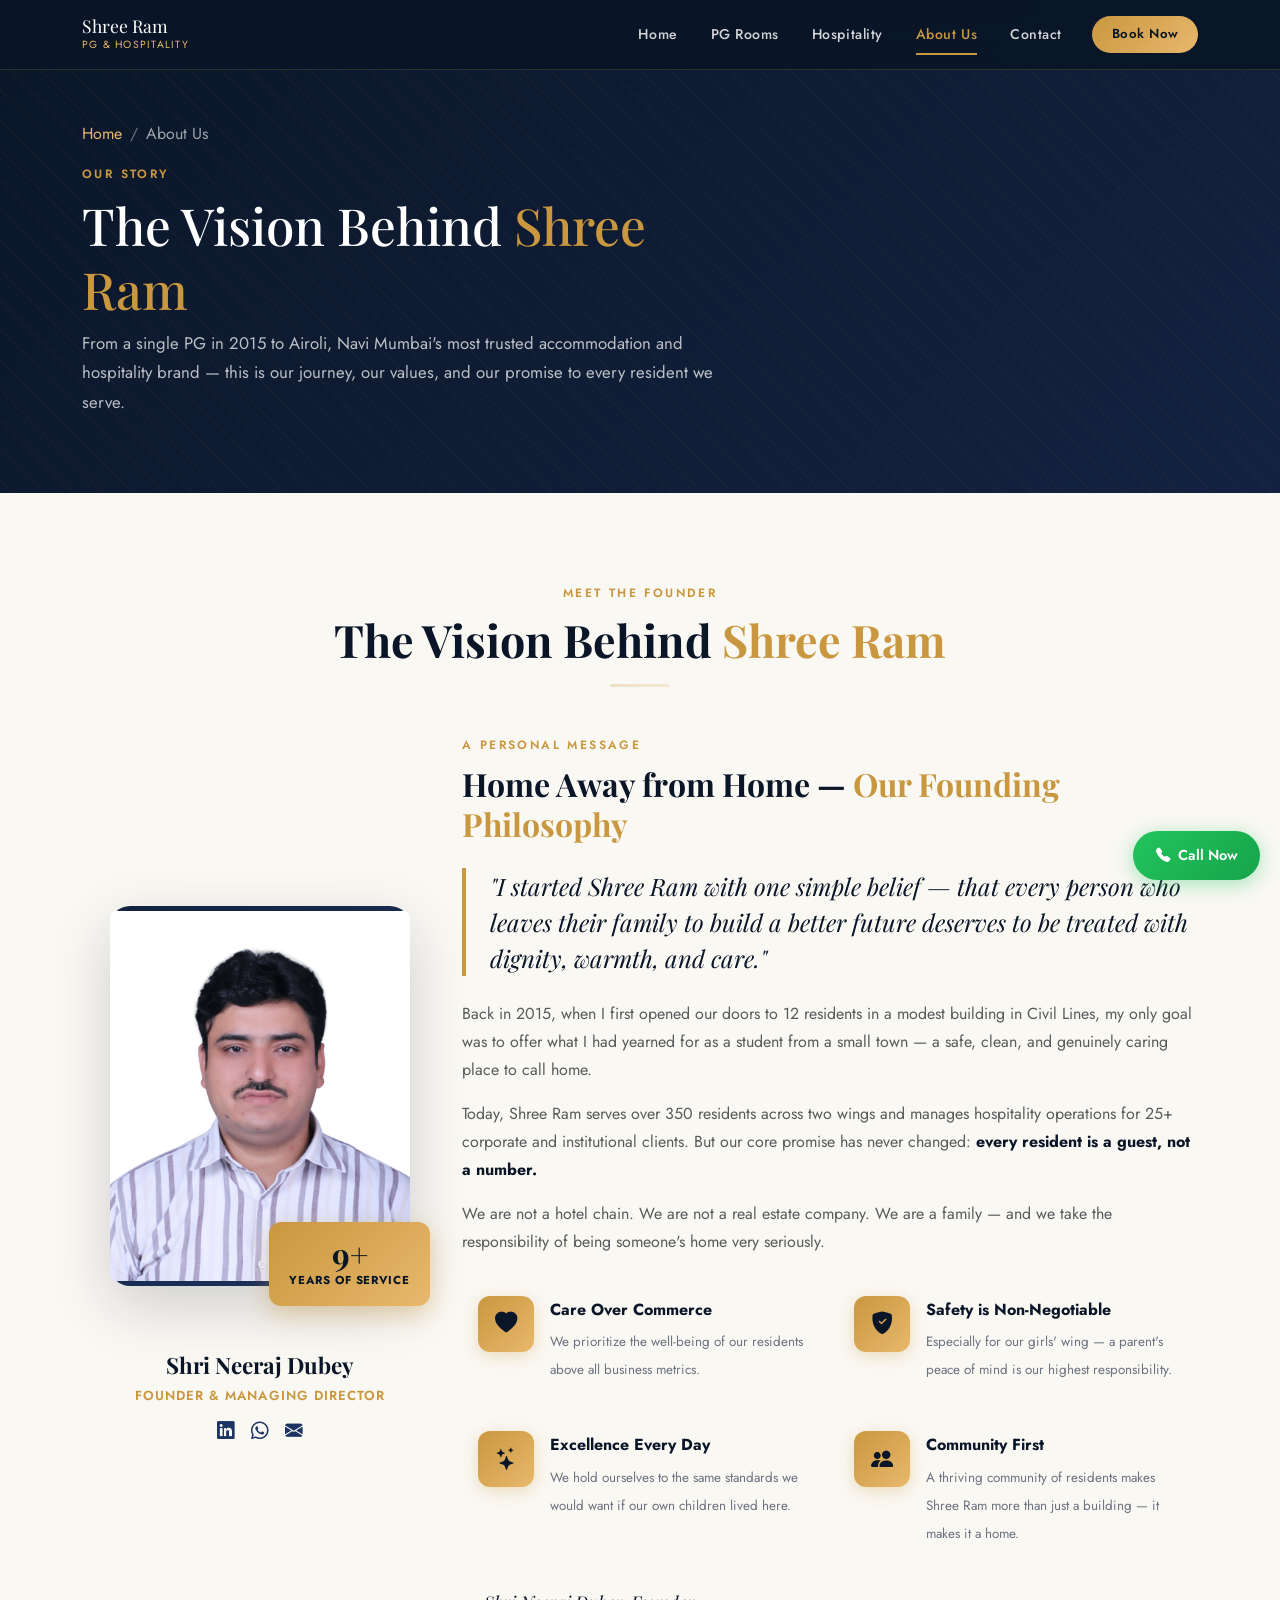
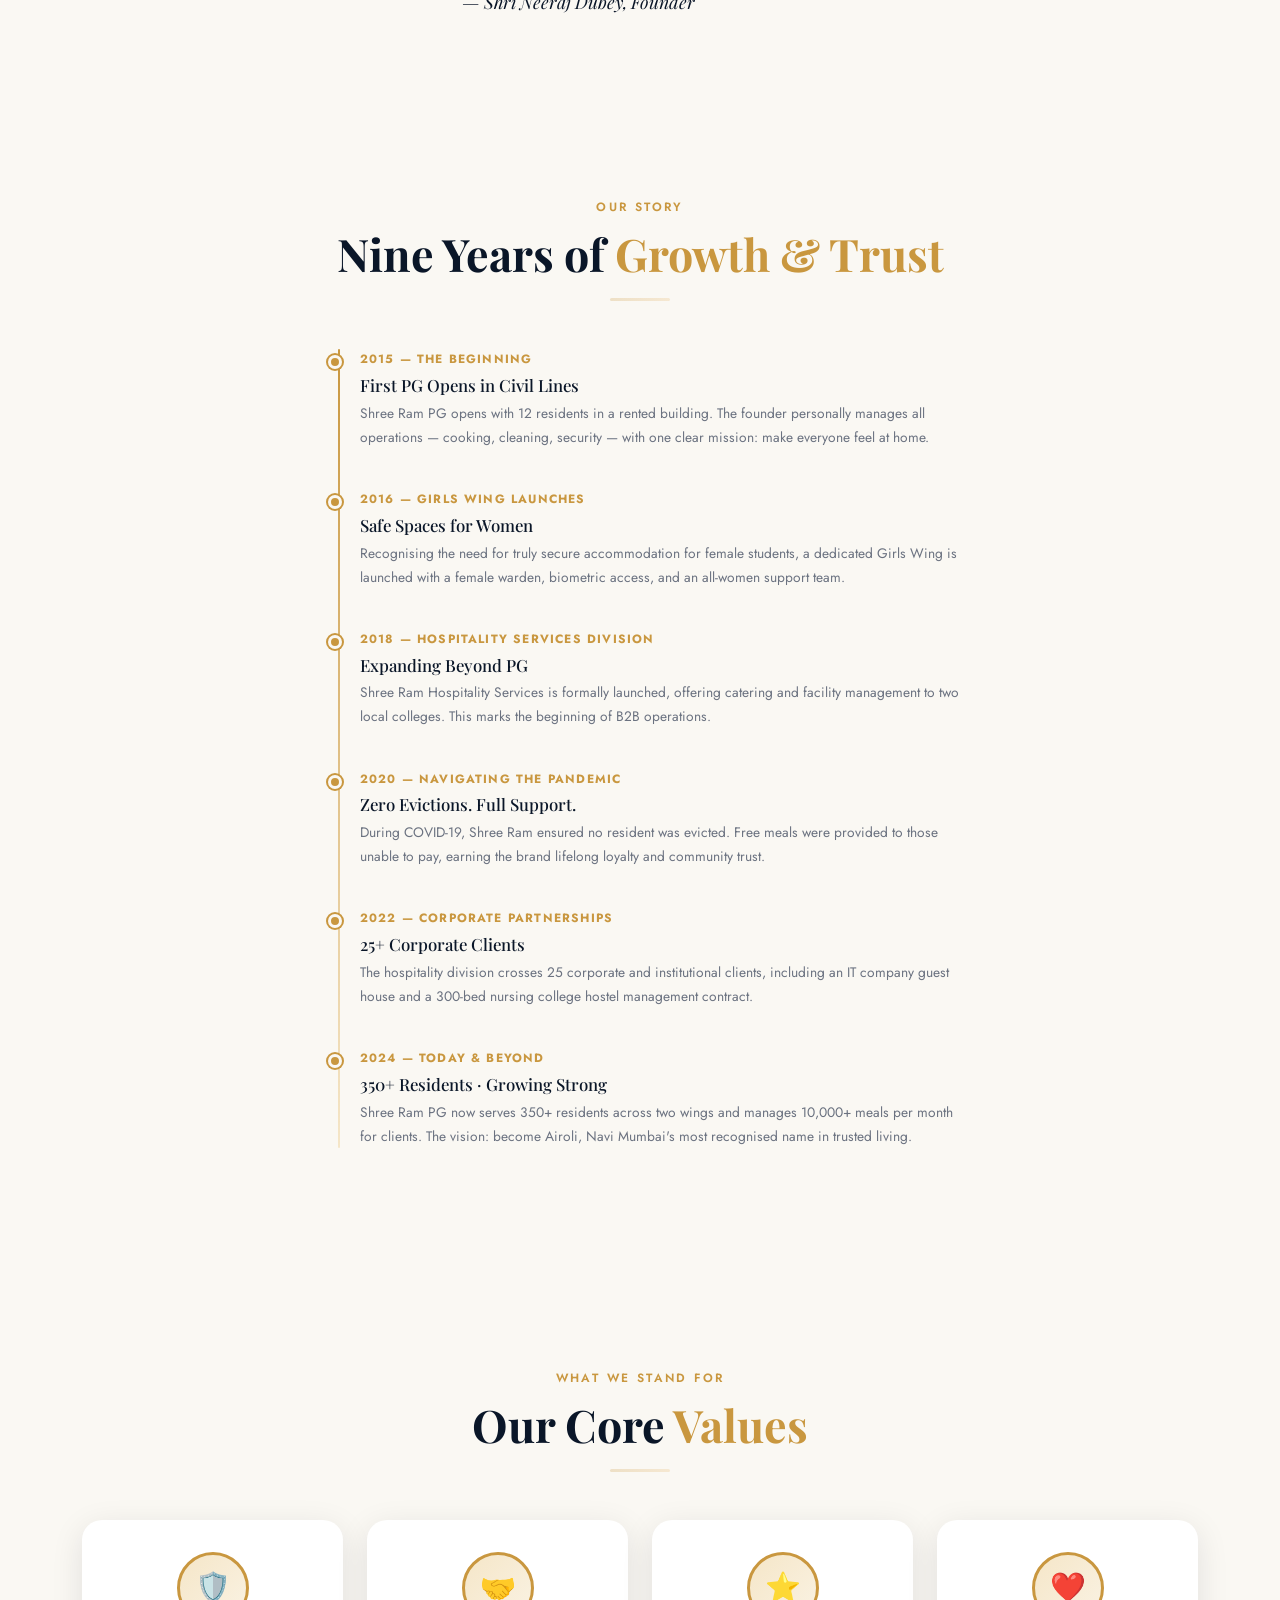
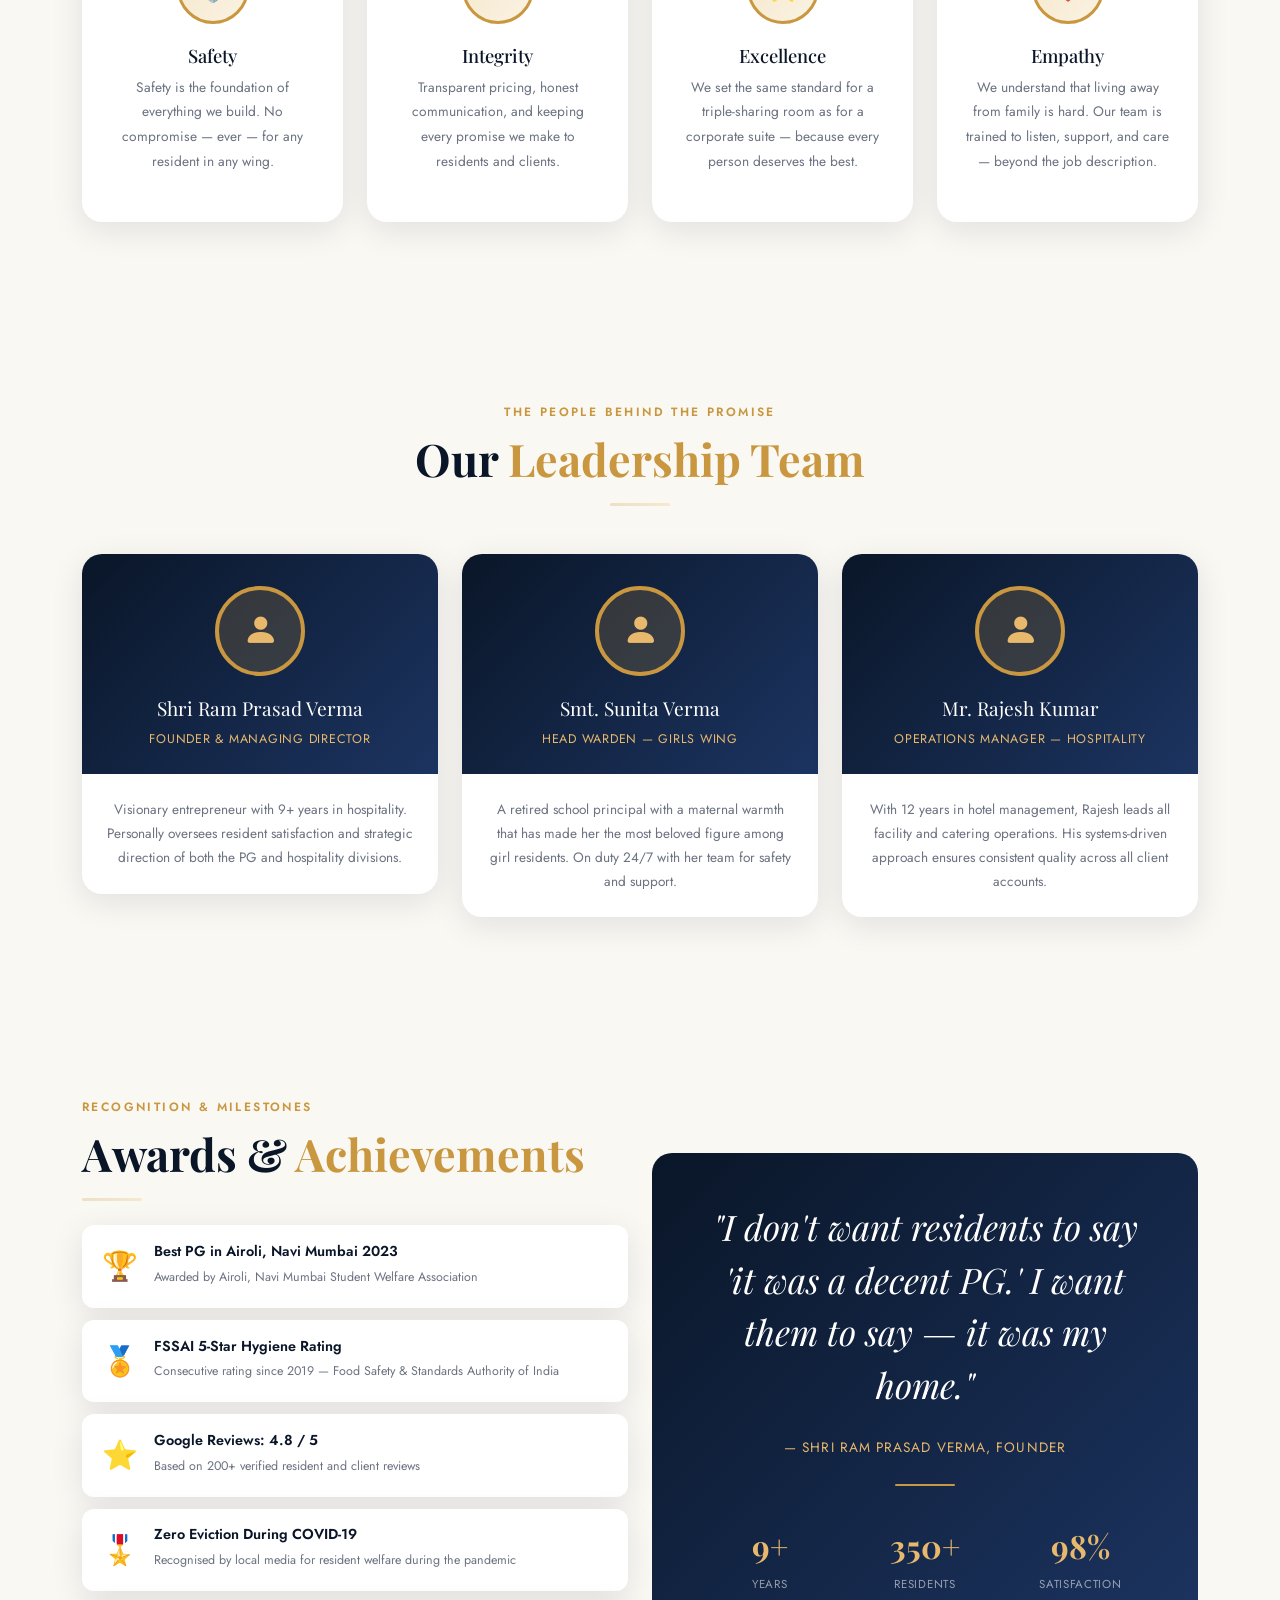
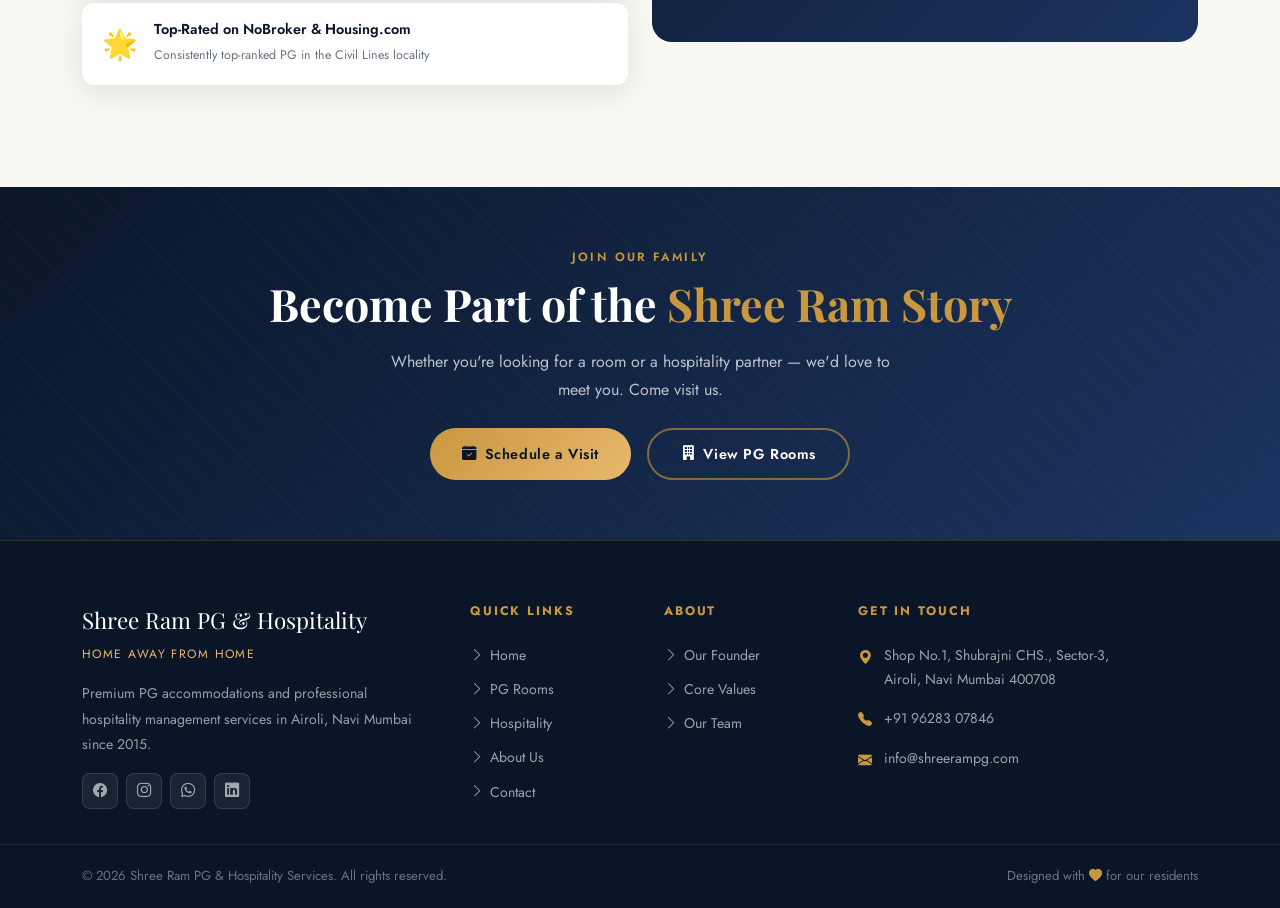
<file: about-owner.html>
<!DOCTYPE html>
<html lang="en">
<head>
  <meta charset="UTF-8" />
  <meta name="viewport" content="width=device-width, initial-scale=1.0" />
  <meta name="description" content="Meet the founder of Shree Ram PG & Hospitality Services. Learn about the vision, values, and philosophy behind Airoli, Navi Mumbai's most trusted PG and hospitality brand." />
  <title>About Us | Shree Ram PG & Hospitality Services</title>
  <link rel="stylesheet" href="https://cdn.jsdelivr.net/npm/bootstrap@5.3.3/dist/css/bootstrap.min.css" />
  <link rel="stylesheet" href="https://cdn.jsdelivr.net/npm/bootstrap-icons@1.11.3/font/bootstrap-icons.min.css" />
  <link rel="stylesheet" href="style.css" />
  <style>
    .timeline {
      position: relative;
      padding-left: 2.5rem;
    }
    .timeline::before {
      content: '';
      position: absolute;
      left: 18px; top: 0; bottom: 0;
      width: 2px;
      background: linear-gradient(180deg, var(--gold), var(--gold-pale));
      border-radius: 2px;
    }
    .timeline-item {
      position: relative;
      margin-bottom: 2.5rem;
    }
    .timeline-item::before {
      content: '';
      position: absolute;
      left: -2rem; top: 6px;
      width: 14px; height: 14px;
      background: var(--gold);
      border: 3px solid var(--ivory);
      border-radius: 50%;
      box-shadow: 0 0 0 2px var(--gold);
    }
    .timeline-year {
      font-size: .75rem;
      font-weight: 700;
      color: var(--gold);
      letter-spacing: .1em;
      text-transform: uppercase;
      margin-bottom: .3rem;
    }
    .timeline-item h5 {
      font-family: var(--font-serif);
      font-size: 1.05rem;
      color: var(--navy);
      margin-bottom: .3rem;
    }
    .timeline-item p {
      font-size: .86rem;
      color: var(--text-muted);
      line-height: 1.75;
      margin: 0;
    }

    .value-card {
      background: var(--white);
      border-radius: var(--radius-lg);
      padding: 2rem 1.75rem;
      box-shadow: var(--shadow-card);
      text-align: center;
      height: 100%;
      transition: transform var(--transition), box-shadow var(--transition);
    }
    .value-card:hover { transform: translateY(-5px); box-shadow: var(--shadow-lg); }
    .value-icon {
      width: 72px; height: 72px;
      background: linear-gradient(135deg, var(--gold-pale), rgba(245,230,200,.5));
      border-radius: 50%;
      display: flex; align-items: center; justify-content: center;
      font-size: 1.8rem;
      margin: 0 auto 1.25rem;
      border: 3px solid var(--gold);
    }
    .value-card h4 {
      font-family: var(--font-serif);
      font-size: 1.15rem;
      color: var(--navy);
      margin-bottom: .5rem;
    }
    .value-card p { font-size: .86rem; color: var(--text-muted); line-height: 1.8; }

    .team-card {
      background: var(--white);
      border-radius: var(--radius-lg);
      overflow: hidden;
      box-shadow: var(--shadow-card);
      text-align: center;
      transition: transform var(--transition), box-shadow var(--transition);
    }
    .team-card:hover { transform: translateY(-5px); box-shadow: var(--shadow-lg); }
    .team-card .team-header {
      background: linear-gradient(135deg, var(--navy), var(--navy-light));
      padding: 2rem 1.5rem 1.5rem;
    }
    .team-avatar {
      width: 90px; height: 90px;
      border-radius: 50%;
      background: rgba(201,151,63,.2);
      border: 4px solid var(--gold);
      display: flex; align-items: center; justify-content: center;
      font-size: 2.2rem;
      margin: 0 auto 1rem;
      color: var(--gold-light);
    }
    .team-card .team-name {
      font-family: var(--font-serif);
      font-size: 1.2rem;
      color: var(--white);
      margin-bottom: .2rem;
    }
    .team-card .team-role {
      font-size: .78rem;
      color: var(--gold-light);
      letter-spacing: .06em;
      text-transform: uppercase;
    }
    .team-card .team-body { padding: 1.5rem; }
    .team-card .team-body p { font-size: .85rem; color: var(--text-muted); line-height: 1.75; margin: 0; }

    .award-item {
      display: flex; align-items: center; gap: 1rem;
      padding: 1rem 1.25rem;
      background: var(--white);
      border-radius: var(--radius);
      box-shadow: var(--shadow-card);
      margin-bottom: .75rem;
      transition: transform var(--transition);
    }
    .award-item:hover { transform: translateX(4px); }
    .award-item .award-icon {
      font-size: 1.8rem;
      flex-shrink: 0;
    }
    .award-item h6 { font-size: .9rem; font-weight: 600; color: var(--navy); margin-bottom: .1rem; }
    .award-item span { font-size: .78rem; color: var(--text-muted); }

    .big-quote {
      font-family: var(--font-serif);
      font-size: clamp(1.4rem, 3vw, 2.2rem);
      font-style: italic;
      color: var(--white);
      line-height: 1.5;
      text-align: center;
    }
    .big-quote-author {
      font-size: .85rem;
      color: var(--gold-light);
      letter-spacing: .08em;
      text-transform: uppercase;
      margin-top: 1.5rem;
      text-align: center;
    }
  </style>
</head>
<body>

<!-- ═══ NAVBAR ═══ -->
<nav class="navbar navbar-expand-lg navbar-main fixed-top" id="mainNavbar">
  <div class="container">
    <a class="navbar-brand d-flex align-items-center gap-2" href="index.html">
      <div><div class="brand-name">Shree Ram</div><div class="brand-tagline">PG & Hospitality</div></div>
    </a>
    <button class="navbar-toggler border-0" type="button" data-bs-toggle="collapse" data-bs-target="#navbarNav">
      <i class="bi bi-list text-white fs-4"></i>
    </button>
    <div class="collapse navbar-collapse justify-content-end" id="navbarNav">
      <ul class="navbar-nav align-items-lg-center gap-lg-1 me-lg-3">
        <li class="nav-item"><a class="nav-link" href="index.html">Home</a></li>
        <li class="nav-item"><a class="nav-link" href="pg-rooms.html">PG Rooms</a></li>
        <li class="nav-item"><a class="nav-link" href="hospitality.html">Hospitality</a></li>
        <li class="nav-item"><a class="nav-link active" href="about-owner.html">About Us</a></li>
        <li class="nav-item"><a class="nav-link" href="contact.html">Contact</a></li>
      </ul>
      <a href="contact.html" class="btn-nav-cta">Book Now</a>
    </div>
  </div>
</nav>

<!-- ═══ PAGE HERO ═══ -->
<section class="page-hero">
  <div class="container position-relative">
    <nav aria-label="breadcrumb" class="mb-3">
      <ol class="breadcrumb mb-0">
        <li class="breadcrumb-item"><a href="index.html">Home</a></li>
        <li class="breadcrumb-item active">About Us</li>
      </ol>
    </nav>
    <div class="col-lg-7">
      <span class="section-label">Our Story</span>
      <h1>The Vision Behind <span class="text-gold">Shree Ram</span></h1>
      <p>From a single PG in 2015 to Airoli, Navi Mumbai's most trusted accommodation and hospitality brand — this is our journey, our values, and our promise to every resident we serve.</p>
    </div>
  </div>
</section>

<!-- ═══ OWNER SECTION ═══ -->
<section class="section-pad" id="founder">
  <div class="container">
    <div class="text-center mb-5 fade-up">
      <span class="section-label">Meet the Founder</span>
      <h2 class="section-title">The Vision Behind <span class="text-gold">Shree Ram</span></h2>
      <hr class="divider-gold mx-auto" />
    </div>
    <div class="row align-items-center gy-5">
      <!-- Photo -->
      <div class="col-lg-4 text-center fade-up">
        <div class="owner-photo-wrapper d-inline-block">
          <div class="owner-photo-placeholder">

            <img src="photos/neeraj.jpg" alt="Founder Photo" class="img-fluid rounded">
          </div>
          <div class="owner-badge-card">
            <div class="years">9+</div>
            <div class="label">Years of Service</div>
          </div>
        </div>
        <div class="mt-5 pt-2">
          <div style="font-family:var(--font-serif);font-size:1.4rem;color:var(--navy);font-weight:700;">Shri Neeraj Dubey</div>
          <div style="color:var(--gold);font-size:.82rem;letter-spacing:.08em;text-transform:uppercase;font-weight:600;">Founder & Managing Director</div>
          <div class="d-flex justify-content-center gap-3 mt-2">
            <a href="#" style="color:var(--navy-light);font-size:1.1rem;transition:color .3s;" onmouseover="this.style.color='#0A66C2'" onmouseout="this.style.color='var(--navy-light)'"><i class="bi bi-linkedin"></i></a>
            <a href="tel:+919628307846" style="color:var(--navy-light);font-size:1.1rem;transition:color .3s;" onmouseover="this.style.color='#25D366'" onmouseout="this.style.color='var(--navy-light)'"><i class="bi bi-whatsapp"></i></a>
            <a href="mailto:founder@shreerampg.com" style="color:var(--navy-light);font-size:1.1rem;transition:color .3s;" onmouseover="this.style.color='var(--gold)'" onmouseout="this.style.color='var(--navy-light)'"><i class="bi bi-envelope-fill"></i></a>
          </div>
        </div>
      </div>

      <!-- Message -->
      <div class="col-lg-8 fade-up fade-up-delay-1">
        <span class="section-label">A Personal Message</span>
        <h3 class="section-title" style="font-size:clamp(1.5rem,3vw,2rem);">Home Away from Home — <span class="text-gold">Our Founding Philosophy</span></h3>

        <div class="owner-quote">
          "I started Shree Ram with one simple belief — that every person who leaves their family to build a better future deserves to be treated with dignity, warmth, and care."
        </div>

        <p class="text-muted mb-3">Back in 2015, when I first opened our doors to 12 residents in a modest building in Civil Lines, my only goal was to offer what I had yearned for as a student from a small town — a safe, clean, and genuinely caring place to call home.</p>

        <p class="text-muted mb-3">Today, Shree Ram serves over 350 residents across two wings and manages hospitality operations for 25+ corporate and institutional clients. But our core promise has never changed: <strong style="color:var(--navy);">every resident is a guest, not a number.</strong></p>

        <p class="text-muted mb-4">We are not a hotel chain. We are not a real estate company. We are a family — and we take the responsibility of being someone's home very seriously.</p>

        <div class="row g-3 mb-4">
          <div class="col-sm-6">
            <div class="philosophy-item">
              <div class="icon-box"><i class="bi bi-heart-fill"></i></div>
              <div>
                <strong style="display:block;color:var(--navy);margin-bottom:.2rem;">Care Over Commerce</strong>
                <span style="font-size:.84rem;color:var(--text-muted);">We prioritize the well-being of our residents above all business metrics.</span>
              </div>
            </div>
          </div>
          <div class="col-sm-6">
            <div class="philosophy-item">
              <div class="icon-box"><i class="bi bi-shield-fill-check"></i></div>
              <div>
                <strong style="display:block;color:var(--navy);margin-bottom:.2rem;">Safety is Non-Negotiable</strong>
                <span style="font-size:.84rem;color:var(--text-muted);">Especially for our girls' wing — a parent's peace of mind is our highest responsibility.</span>
              </div>
            </div>
          </div>
          <div class="col-sm-6">
            <div class="philosophy-item">
              <div class="icon-box"><i class="bi bi-stars"></i></div>
              <div>
                <strong style="display:block;color:var(--navy);margin-bottom:.2rem;">Excellence Every Day</strong>
                <span style="font-size:.84rem;color:var(--text-muted);">We hold ourselves to the same standards we would want if our own children lived here.</span>
              </div>
            </div>
          </div>
          <div class="col-sm-6">
            <div class="philosophy-item">
              <div class="icon-box"><i class="bi bi-people-fill"></i></div>
              <div>
                <strong style="display:block;color:var(--navy);margin-bottom:.2rem;">Community First</strong>
                <span style="font-size:.84rem;color:var(--text-muted);">A thriving community of residents makes Shree Ram more than just a building — it makes it a home.</span>
              </div>
            </div>
          </div>
        </div>
        <div style="font-family:var(--font-serif);font-size:1.1rem;font-style:italic;color:var(--navy);">
          — Shri Neeraj Dubey, Founder
        </div>
      </div>
    </div>
  </div>
</section>

<!-- ═══ JOURNEY TIMELINE ═══ -->
<section class="section-pad bg-ivory">
  <div class="container">
    <div class="text-center mb-5 fade-up">
      <span class="section-label">Our Story</span>
      <h2 class="section-title">Nine Years of <span class="text-gold">Growth & Trust</span></h2>
      <hr class="divider-gold mx-auto" />
    </div>
    <div class="row justify-content-center">
      <div class="col-lg-7 fade-up">
        <div class="timeline">
          <div class="timeline-item">
            <div class="timeline-year">2015 — The Beginning</div>
            <h5>First PG Opens in Civil Lines</h5>
            <p>Shree Ram PG opens with 12 residents in a rented building. The founder personally manages all operations — cooking, cleaning, security — with one clear mission: make everyone feel at home.</p>
          </div>
          <div class="timeline-item">
            <div class="timeline-year">2016 — Girls Wing Launches</div>
            <h5>Safe Spaces for Women</h5>
            <p>Recognising the need for truly secure accommodation for female students, a dedicated Girls Wing is launched with a female warden, biometric access, and an all-women support team.</p>
          </div>
          <div class="timeline-item">
            <div class="timeline-year">2018 — Hospitality Services Division</div>
            <h5>Expanding Beyond PG</h5>
            <p>Shree Ram Hospitality Services is formally launched, offering catering and facility management to two local colleges. This marks the beginning of B2B operations.</p>
          </div>
          <div class="timeline-item">
            <div class="timeline-year">2020 — Navigating the Pandemic</div>
            <h5>Zero Evictions. Full Support.</h5>
            <p>During COVID-19, Shree Ram ensured no resident was evicted. Free meals were provided to those unable to pay, earning the brand lifelong loyalty and community trust.</p>
          </div>
          <div class="timeline-item">
            <div class="timeline-year">2022 — Corporate Partnerships</div>
            <h5>25+ Corporate Clients</h5>
            <p>The hospitality division crosses 25 corporate and institutional clients, including an IT company guest house and a 300-bed nursing college hostel management contract.</p>
          </div>
          <div class="timeline-item">
            <div class="timeline-year">2024 — Today & Beyond</div>
            <h5>350+ Residents · Growing Strong</h5>
            <p>Shree Ram PG now serves 350+ residents across two wings and manages 10,000+ meals per month for clients. The vision: become Airoli, Navi Mumbai's most recognised name in trusted living.</p>
          </div>
        </div>
      </div>
    </div>
  </div>
</section>

<!-- ═══ CORE VALUES ═══ -->
<section class="section-pad">
  <div class="container">
    <div class="text-center mb-5 fade-up">
      <span class="section-label">What We Stand For</span>
      <h2 class="section-title">Our Core <span class="text-gold">Values</span></h2>
      <hr class="divider-gold mx-auto" />
    </div>
    <div class="row g-4">
      <div class="col-sm-6 col-lg-3 fade-up">
        <div class="value-card">
          <div class="value-icon">🛡️</div>
          <h4>Safety</h4>
          <p>Safety is the foundation of everything we build. No compromise — ever — for any resident in any wing.</p>
        </div>
      </div>
      <div class="col-sm-6 col-lg-3 fade-up fade-up-delay-1">
        <div class="value-card">
          <div class="value-icon">🤝</div>
          <h4>Integrity</h4>
          <p>Transparent pricing, honest communication, and keeping every promise we make to residents and clients.</p>
        </div>
      </div>
      <div class="col-sm-6 col-lg-3 fade-up fade-up-delay-2">
        <div class="value-card">
          <div class="value-icon">⭐</div>
          <h4>Excellence</h4>
          <p>We set the same standard for a triple-sharing room as for a corporate suite — because every person deserves the best.</p>
        </div>
      </div>
      <div class="col-sm-6 col-lg-3 fade-up fade-up-delay-3">
        <div class="value-card">
          <div class="value-icon">❤️</div>
          <h4>Empathy</h4>
          <p>We understand that living away from family is hard. Our team is trained to listen, support, and care — beyond the job description.</p>
        </div>
      </div>
    </div>
  </div>
</section>

<!-- ═══ TEAM ═══ -->
<section class="section-pad bg-ivory">
  <div class="container">
    <div class="text-center mb-5 fade-up">
      <span class="section-label">The People Behind the Promise</span>
      <h2 class="section-title">Our <span class="text-gold">Leadership Team</span></h2>
      <hr class="divider-gold mx-auto" />
    </div>
    <div class="row g-4">
      <div class="col-md-4 fade-up">
        <div class="team-card">
          <div class="team-header">
            <div class="team-avatar"><i class="bi bi-person-fill"></i></div>
            <div class="team-name">Shri Ram Prasad Verma</div>
            <div class="team-role">Founder & Managing Director</div>
          </div>
          <div class="team-body">
            <p>Visionary entrepreneur with 9+ years in hospitality. Personally oversees resident satisfaction and strategic direction of both the PG and hospitality divisions.</p>
          </div>
        </div>
      </div>
      <div class="col-md-4 fade-up fade-up-delay-1">
        <div class="team-card">
          <div class="team-header">
            <div class="team-avatar"><i class="bi bi-person-fill"></i></div>
            <div class="team-name">Smt. Sunita Verma</div>
            <div class="team-role">Head Warden — Girls Wing</div>
          </div>
          <div class="team-body">
            <p>A retired school principal with a maternal warmth that has made her the most beloved figure among girl residents. On duty 24/7 with her team for safety and support.</p>
          </div>
        </div>
      </div>
      <div class="col-md-4 fade-up fade-up-delay-2">
        <div class="team-card">
          <div class="team-header">
            <div class="team-avatar"><i class="bi bi-person-fill"></i></div>
            <div class="team-name">Mr. Rajesh Kumar</div>
            <div class="team-role">Operations Manager — Hospitality</div>
          </div>
          <div class="team-body">
            <p>With 12 years in hotel management, Rajesh leads all facility and catering operations. His systems-driven approach ensures consistent quality across all client accounts.</p>
          </div>
        </div>
      </div>
    </div>
  </div>
</section>

<!-- ═══ RECOGNITION ═══ -->
<section class="section-pad">
  <div class="container">
    <div class="row align-items-center gy-4">
      <div class="col-lg-6 fade-up">
        <span class="section-label">Recognition & Milestones</span>
        <h2 class="section-title">Awards & <span class="text-gold">Achievements</span></h2>
        <hr class="divider-gold" />
        <div class="award-item">
          <div class="award-icon">🏆</div>
          <div><h6>Best PG in Airoli, Navi Mumbai 2023</h6><span>Awarded by Airoli, Navi Mumbai Student Welfare Association</span></div>
        </div>
        <div class="award-item">
          <div class="award-icon">🏅</div>
          <div><h6>FSSAI 5-Star Hygiene Rating</h6><span>Consecutive rating since 2019 — Food Safety & Standards Authority of India</span></div>
        </div>
        <div class="award-item">
          <div class="award-icon">⭐</div>
          <div><h6>Google Reviews: 4.8 / 5</h6><span>Based on 200+ verified resident and client reviews</span></div>
        </div>
        <div class="award-item">
          <div class="award-icon">🎖️</div>
          <div><h6>Zero Eviction During COVID-19</h6><span>Recognised by local media for resident welfare during the pandemic</span></div>
        </div>
        <div class="award-item">
          <div class="award-icon">🌟</div>
          <div><h6>Top-Rated on NoBroker & Housing.com</h6><span>Consistently top-ranked PG in the Civil Lines locality</span></div>
        </div>
      </div>
      <div class="col-lg-6 fade-up fade-up-delay-1">
        <div style="background:linear-gradient(135deg,var(--navy),var(--navy-light));border-radius:var(--radius-lg);padding:3rem;text-align:center;">
          <div class="big-quote">"I don't want residents to say 'it was a decent PG.' I want them to say — it was my home."</div>
          <div class="big-quote-author">— Shri Ram Prasad Verma, Founder</div>
          <div style="width:60px;height:2px;background:var(--gold);margin:1.5rem auto 0;border-radius:2px;"></div>
          <div class="row g-3 mt-3">
            <div class="col-4">
              <div style="font-family:var(--font-serif);font-size:2rem;font-weight:700;color:var(--gold-light);">9+</div>
              <div style="font-size:.72rem;color:rgba(255,255,255,.55);text-transform:uppercase;letter-spacing:.06em;">Years</div>
            </div>
            <div class="col-4">
              <div style="font-family:var(--font-serif);font-size:2rem;font-weight:700;color:var(--gold-light);">350+</div>
              <div style="font-size:.72rem;color:rgba(255,255,255,.55);text-transform:uppercase;letter-spacing:.06em;">Residents</div>
            </div>
            <div class="col-4">
              <div style="font-family:var(--font-serif);font-size:2rem;font-weight:700;color:var(--gold-light);">98%</div>
              <div style="font-size:.72rem;color:rgba(255,255,255,.55);text-transform:uppercase;letter-spacing:.06em;">Satisfaction</div>
            </div>
          </div>
        </div>
      </div>
    </div>
  </div>
</section>

<!-- ═══ CTA ═══ -->
<section class="cta-banner">
  <div class="container position-relative text-center fade-up">
    <span class="section-label">Join Our Family</span>
    <h2 class="section-title">Become Part of the <span class="text-gold">Shree Ram Story</span></h2>
    <p class="mb-4" style="color:rgba(255,255,255,.72);max-width:500px;margin:0 auto 1.5rem;">Whether you're looking for a room or a hospitality partner — we'd love to meet you. Come visit us.</p>
    <div class="d-flex justify-content-center flex-wrap gap-3">
      <a href="contact.html" class="btn-gold"><i class="bi bi-calendar-check-fill"></i> Schedule a Visit</a>
      <a href="pg-rooms.html" class="btn-outline-light-gold"><i class="bi bi-building-fill"></i> View PG Rooms</a>
    </div>
  </div>
</section>

<!-- ═══ FOOTER ═══ -->
<footer class="footer-main">
  <div class="container">
    <div class="row g-5">
      <div class="col-lg-4">
        <div class="footer-brand-name">Shree Ram PG &amp; Hospitality</div>
        <div class="footer-brand-tagline">Home Away From Home</div>
        <p class="footer-about">Premium PG accommodations and professional hospitality management services in Airoli, Navi Mumbai since 2015.</p>
        <div class="d-flex gap-2 mt-3 footer-social">
          <a href="#"><i class="bi bi-facebook"></i></a>
          <a href="#"><i class="bi bi-instagram"></i></a>
          <a href="#"><i class="bi bi-whatsapp"></i></a>
          <a href="#"><i class="bi bi-linkedin"></i></a>
        </div>
      </div>
      <div class="col-sm-6 col-lg-2">
        <div class="footer-heading">Quick Links</div>
        <ul class="footer-links">
          <li><a href="index.html"><i class="bi bi-chevron-right"></i>Home</a></li>
          <li><a href="pg-rooms.html"><i class="bi bi-chevron-right"></i>PG Rooms</a></li>
          <li><a href="hospitality.html"><i class="bi bi-chevron-right"></i>Hospitality</a></li>
          <li><a href="about-owner.html"><i class="bi bi-chevron-right"></i>About Us</a></li>
          <li><a href="contact.html"><i class="bi bi-chevron-right"></i>Contact</a></li>
        </ul>
      </div>
      <div class="col-sm-6 col-lg-2">
        <div class="footer-heading">About</div>
        <ul class="footer-links">
          <li><a href="#founder"><i class="bi bi-chevron-right"></i>Our Founder</a></li>
          <li><a href="#values"><i class="bi bi-chevron-right"></i>Core Values</a></li>
          <li><a href="#team"><i class="bi bi-chevron-right"></i>Our Team</a></li>
        </ul>
      </div>
      <div class="col-lg-4">
        <div class="footer-heading">Get In Touch</div>
        <div class="footer-contact-item"><i class="bi bi-geo-alt-fill"></i><span>Shop No.1, Shubrajni CHS., Sector-3, <br>Airoli, Navi Mumbai 400708</span></div>
        <div class="footer-contact-item"><i class="bi bi-telephone-fill"></i><span>+91 96283 07846</span></div>
        <div class="footer-contact-item"><i class="bi bi-envelope-fill"></i><span>info@shreerampg.com</span></div>
      </div>
    </div>
  </div>
  <div class="footer-bottom mt-4">
    <div class="container d-flex flex-wrap justify-content-between align-items-center">
      <p>© 2026 Shree Ram PG &amp; Hospitality Services. All rights reserved.</p>
      <p>Designed with <i class="bi bi-heart-fill text-gold"></i> for our residents</p>
    </div>
  </div>
</footer>

<button id="scrollToTop" aria-label="Scroll to top"><i class="bi bi-arrow-up"></i></button>
<a href="tel:+919628307846" id="callNowBtn" aria-label="Call Now">
  <i class="bi bi-telephone-fill"></i><span class="call-text">Call Now</span>
</a>

<script src="https://cdn.jsdelivr.net/npm/bootstrap@5.3.3/dist/js/bootstrap.bundle.min.js"></script>
<script src="main.js"></script>
</body>
</html>
</file>
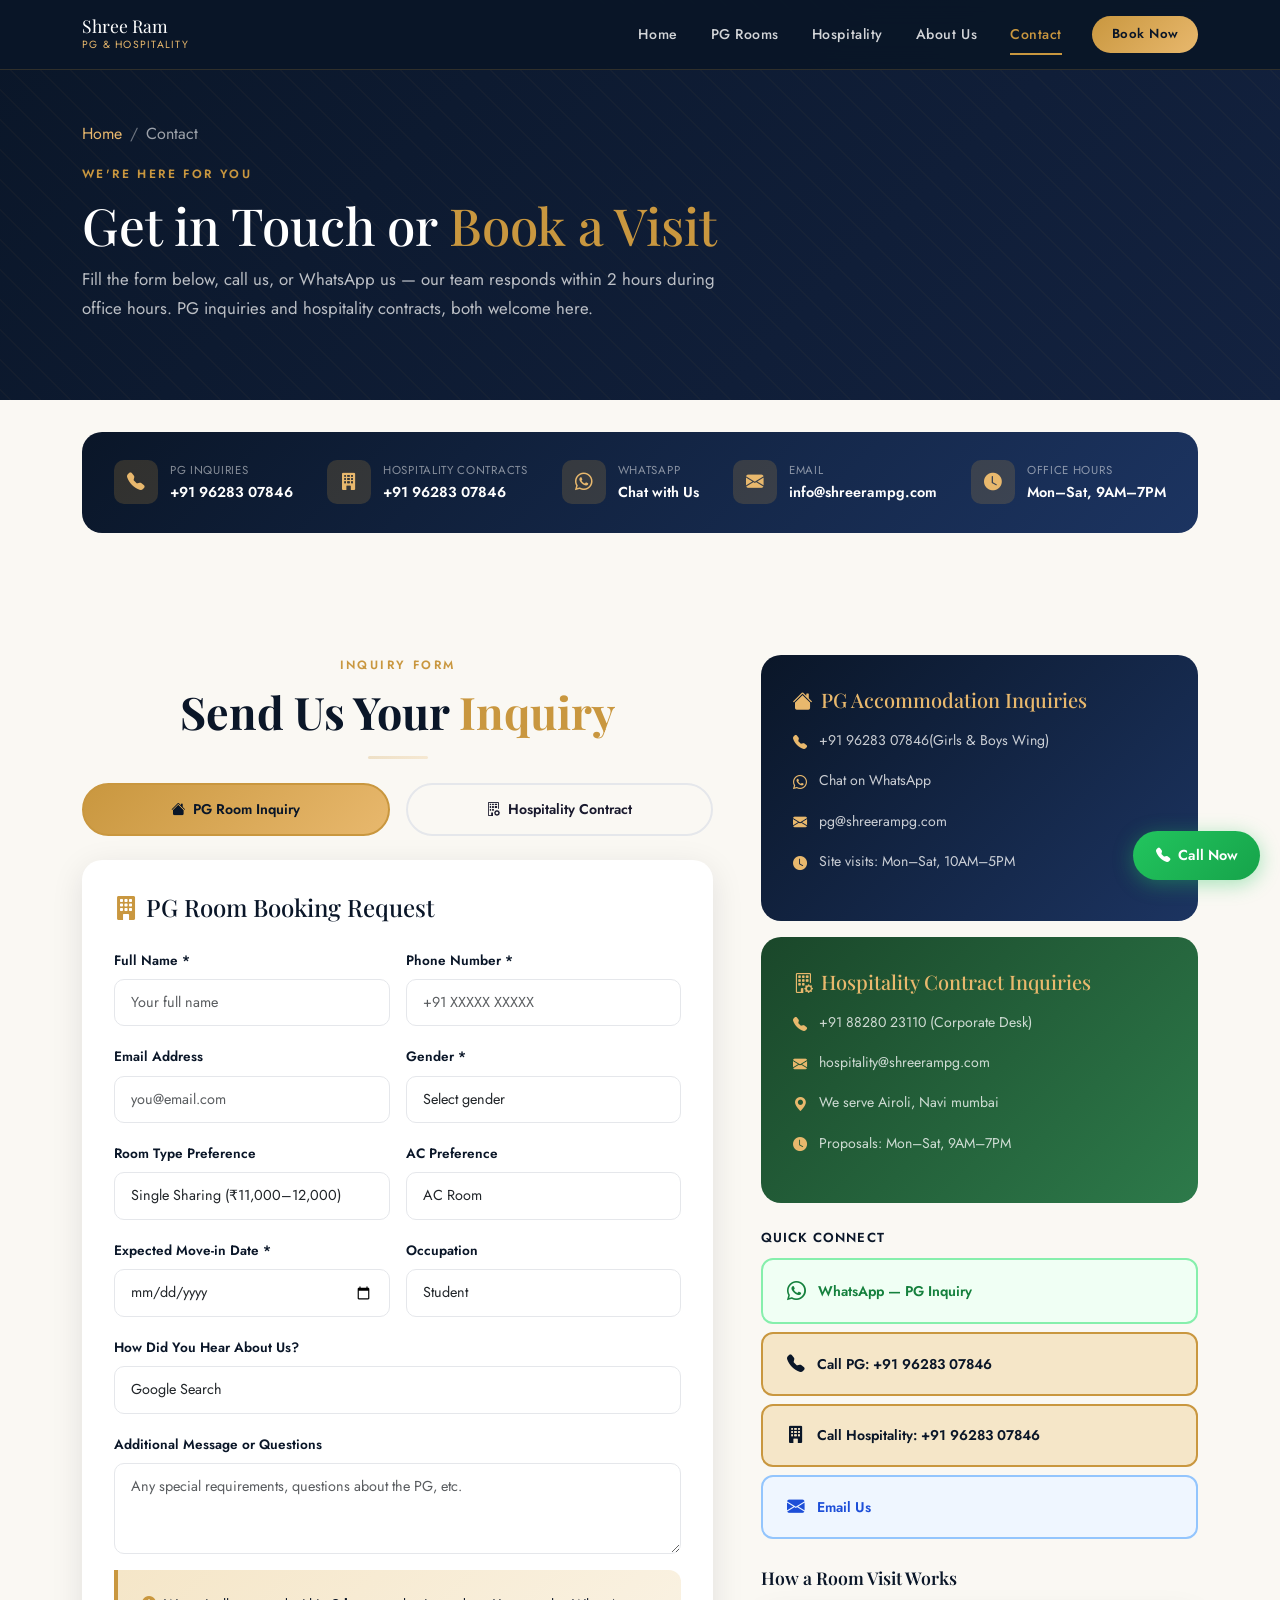
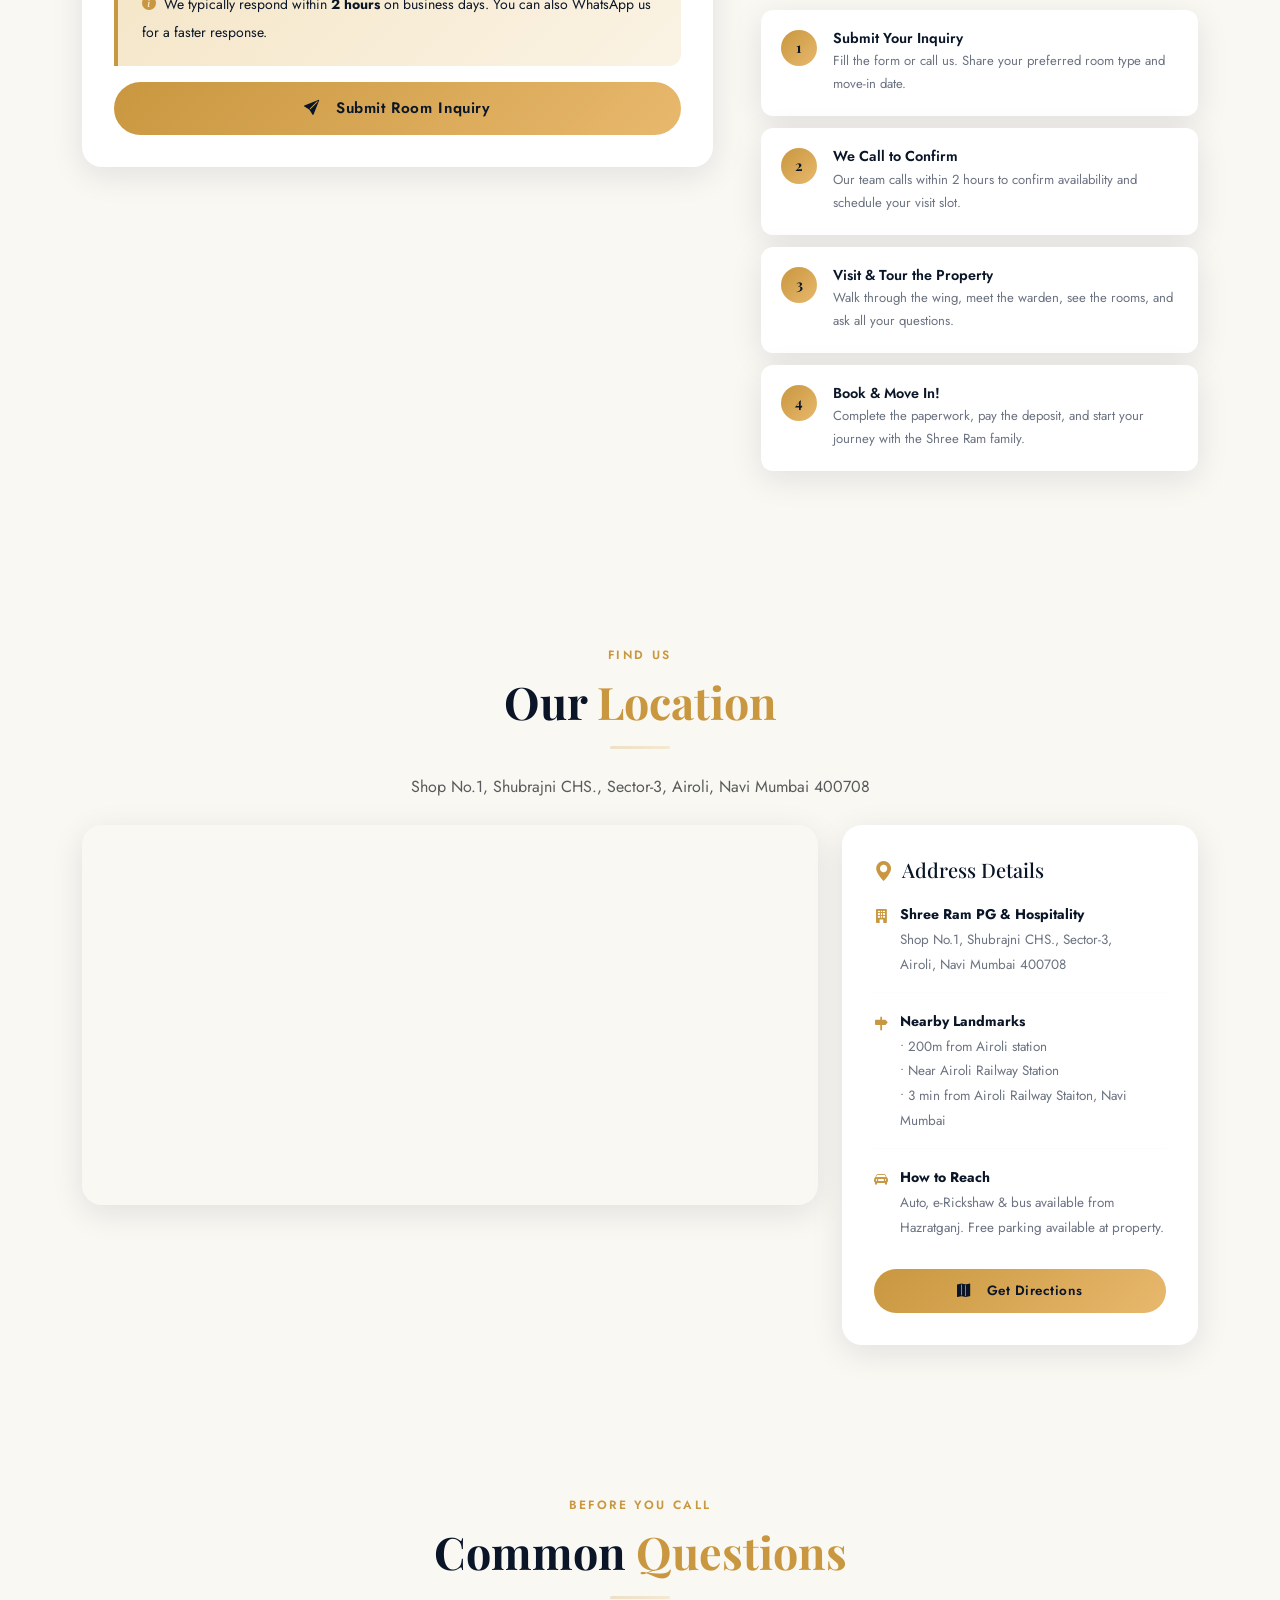
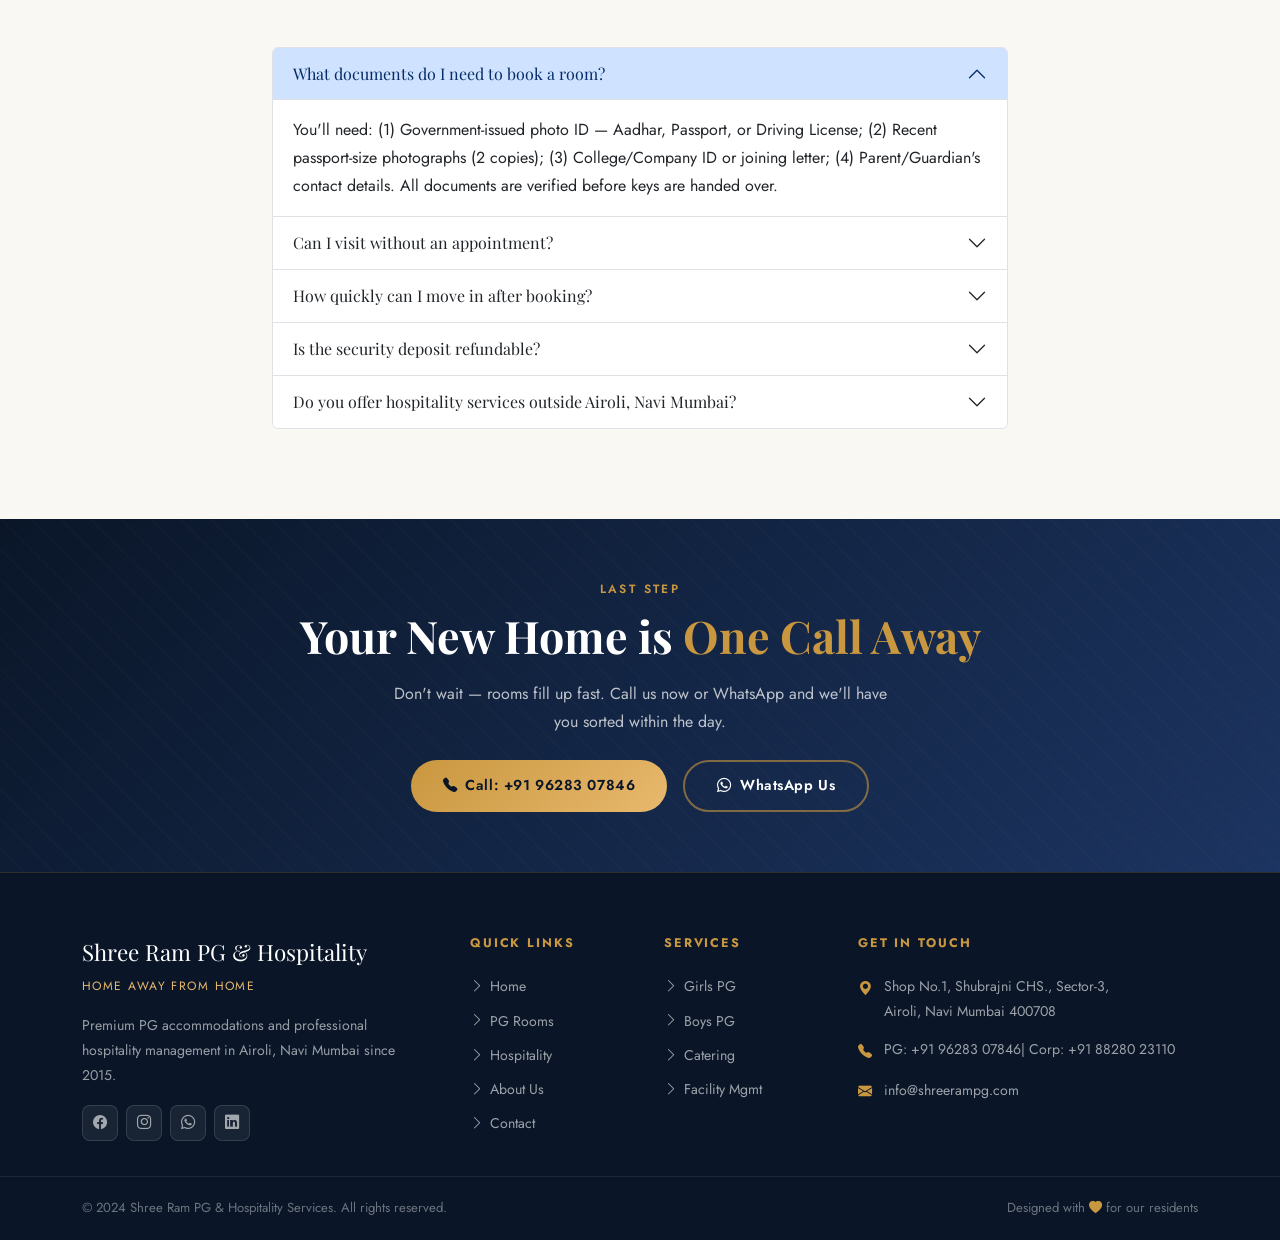
<file: contact.html>
<!DOCTYPE html>
<html lang="en">
<head>
  <meta charset="UTF-8" />
  <meta name="viewport" content="width=device-width, initial-scale=1.0" />
  <meta name="description" content="Contact Shree Ram PG & Hospitality Services. Book a room visit, inquire about PG availability, or get a hospitality management quote. Located in Civil Lines, Airoli, Navi Mumbai." />
  <title>Contact & Book | Shree Ram PG & Hospitality Services</title>
  <link rel="stylesheet" href="https://cdn.jsdelivr.net/npm/bootstrap@5.3.3/dist/css/bootstrap.min.css" />
  <link rel="stylesheet" href="https://cdn.jsdelivr.net/npm/bootstrap-icons@1.11.3/font/bootstrap-icons.min.css" />
  <link rel="stylesheet" href="style.css" />
  <style>
    .contact-tab-btn {
      background: transparent;
      border: 2px solid #E5E7EB;
      color: var(--text-dark);
      font-weight: 600;
      font-size: .88rem;
      padding: .75rem 2rem;
      border-radius: 50px;
      cursor: pointer;
      transition: all var(--transition);
      flex: 1; text-align: center;
    }
    .contact-tab-btn:hover { border-color: var(--gold); color: var(--gold); }
    .contact-tab-btn.active {
      background: linear-gradient(135deg, var(--gold), var(--gold-light));
      border-color: var(--gold);
      color: var(--navy);
    }
    .tab-panel { display: none; }
    .tab-panel.active { display: block; }

    .info-strip {
      border-radius: var(--radius-lg);
      padding: 2rem;
    }
    .info-strip.pg-strip {
      background: linear-gradient(135deg, var(--navy), var(--navy-light));
    }
    .info-strip.hosp-strip {
      background: linear-gradient(135deg, #1a472a, #2d7a4a);
    }
    .info-strip h5 { color: var(--gold-light); font-family: var(--font-serif); margin-bottom: 1rem; }
    .info-strip .info-item {
      display: flex; align-items: flex-start; gap: .75rem;
      color: rgba(255,255,255,.78); font-size: .88rem;
      margin-bottom: .85rem;
    }
    .info-strip .info-item i { color: var(--gold-light); flex-shrink: 0; margin-top: 2px; }

    .form-section-title {
      font-family: var(--font-serif);
      font-size: 1.5rem;
      color: var(--navy);
      margin-bottom: 1.5rem;
    }

    .step-indicator {
      display: flex; align-items: center; gap: .5rem; margin-bottom: 2rem;
    }
    .step-dot {
      width: 32px; height: 32px;
      border-radius: 50%;
      display: flex; align-items: center; justify-content: center;
      font-size: .8rem; font-weight: 700;
      background: #E5E7EB; color: var(--text-muted);
      transition: all var(--transition);
    }
    .step-dot.active { background: var(--gold); color: var(--navy); box-shadow: 0 4px 12px rgba(201,151,63,.4); }
    .step-dot.done   { background: #22c55e; color: var(--white); }
    .step-line {
      flex: 1; height: 2px; background: #E5E7EB; border-radius: 2px;
    }

    .success-banner {
      background: linear-gradient(135deg, #f0fdf4, #dcfce7);
      border: 1.5px solid #86efac;
      border-radius: var(--radius-lg);
      padding: 2.5rem;
      text-align: center;
      display: none;
    }
    .success-banner.visible { display: block; }
    .success-banner i { font-size: 3rem; color: #22c55e; margin-bottom: 1rem; display: block; }
    .success-banner h4 { color: #15803d; font-family: var(--font-serif); }
    .success-banner p  { color: #166534; font-size: .9rem; }

    .quick-contact-bar {
      background: linear-gradient(135deg, var(--navy), var(--navy-light));
      border-radius: var(--radius-lg);
      padding: 1.75rem 2rem;
      display: flex; align-items: center; justify-content: space-between; flex-wrap: wrap; gap: 1rem;
    }
    .qc-item { display: flex; align-items: center; gap: .75rem; }
    .qc-icon {
      width: 44px; height: 44px;
      background: rgba(201,151,63,.2);
      border-radius: 10px;
      display: flex; align-items: center; justify-content: center;
      font-size: 1.1rem; color: var(--gold-light);
      flex-shrink: 0;
    }
    .qc-label { font-size: .72rem; color: rgba(255,255,255,.5); text-transform: uppercase; letter-spacing: .06em; }
    .qc-value { font-size: .9rem; color: var(--white); font-weight: 600; }
    .qc-value a { color: var(--white); text-decoration: none; }
    .qc-value a:hover { color: var(--gold-light); }

    .visit-step {
      display: flex; align-items: flex-start; gap: 1rem;
      padding: 1.25rem;
      background: var(--white);
      border-radius: var(--radius);
      box-shadow: var(--shadow-card);
      margin-bottom: .75rem;
      transition: transform var(--transition);
    }
    .visit-step:hover { transform: translateX(4px); }
    .visit-num {
      width: 36px; height: 36px;
      background: linear-gradient(135deg, var(--gold), var(--gold-light));
      border-radius: 50%;
      display: flex; align-items: center; justify-content: center;
      font-family: var(--font-serif); font-weight: 700; color: var(--navy);
      flex-shrink: 0; font-size: .9rem;
    }
    .visit-step h6 { font-size: .9rem; color: var(--navy); font-weight: 600; margin-bottom: .2rem; }
    .visit-step p  { font-size: .82rem; color: var(--text-muted); margin: 0; }

    .social-contact-btn {
      display: flex; align-items: center; gap: .75rem;
      padding: .9rem 1.5rem;
      border-radius: var(--radius);
      font-weight: 600; font-size: .88rem;
      text-decoration: none;
      transition: all var(--transition);
      border: 2px solid transparent;
    }
    .social-contact-btn:hover { transform: translateY(-2px); box-shadow: var(--shadow-card); }
    .btn-whatsapp { background: #f0fff4; border-color: #86efac; color: #15803d; }
    .btn-whatsapp:hover { background: #dcfce7; color: #15803d; }
    .btn-call { background: var(--gold-pale); border-color: var(--gold); color: var(--navy); }
    .btn-call:hover { background: var(--gold); color: var(--navy); }
    .btn-email { background: #eff6ff; border-color: #93c5fd; color: #1d4ed8; }
    .btn-email:hover { background: #dbeafe; color: #1d4ed8; }
  </style>
</head>
<body>

<!-- ═══ NAVBAR ═══ -->
<nav class="navbar navbar-expand-lg navbar-main fixed-top" id="mainNavbar">
  <div class="container">
    <a class="navbar-brand d-flex align-items-center gap-2" href="index.html">
      <div><div class="brand-name">Shree Ram</div><div class="brand-tagline">PG & Hospitality</div></div>
    </a>
    <button class="navbar-toggler border-0" type="button" data-bs-toggle="collapse" data-bs-target="#navbarNav">
      <i class="bi bi-list text-white fs-4"></i>
    </button>
    <div class="collapse navbar-collapse justify-content-end" id="navbarNav">
      <ul class="navbar-nav align-items-lg-center gap-lg-1 me-lg-3">
        <li class="nav-item"><a class="nav-link" href="index.html">Home</a></li>
        <li class="nav-item"><a class="nav-link" href="pg-rooms.html">PG Rooms</a></li>
        <li class="nav-item"><a class="nav-link" href="hospitality.html">Hospitality</a></li>
        <li class="nav-item"><a class="nav-link" href="about-owner.html">About Us</a></li>
        <li class="nav-item"><a class="nav-link active" href="contact.html">Contact</a></li>
      </ul>
      <a href="#inquiry-form" class="btn-nav-cta">Book Now</a>
    </div>
  </div>
</nav>

<!-- ═══ PAGE HERO ═══ -->
<section class="page-hero">
  <div class="container position-relative">
    <nav aria-label="breadcrumb" class="mb-3">
      <ol class="breadcrumb mb-0">
        <li class="breadcrumb-item"><a href="index.html">Home</a></li>
        <li class="breadcrumb-item active">Contact</li>
      </ol>
    </nav>
    <div class="col-lg-7">
      <span class="section-label">We're Here for You</span>
      <h1>Get in Touch or <span class="text-gold">Book a Visit</span></h1>
      <p>Fill the form below, call us, or WhatsApp us — our team responds within 2 hours during office hours. PG inquiries and hospitality contracts, both welcome here.</p>
    </div>
  </div>
</section>

<!-- ═══ QUICK CONTACT BAR ═══ -->
<div style="background:var(--ivory);padding:2rem 0;">
  <div class="container fade-up">
    <div class="quick-contact-bar">
      <div class="qc-item">
        <div class="qc-icon"><i class="bi bi-telephone-fill"></i></div>
        <div>
          <div class="qc-label">PG Inquiries</div>
          <div class="qc-value"><a href="tel:+919628307846">+91 96283 07846</a></div>
        </div>
      </div>
      <div class="qc-item">
        <div class="qc-icon"><i class="bi bi-building-fill"></i></div>
        <div>
          <div class="qc-label">Hospitality Contracts</div>
          <div class="qc-value"><a href="tel:+919628307846">+91 96283 07846</a></div>
        </div>
      </div>
      <div class="qc-item">
        <div class="qc-icon"><i class="bi bi-whatsapp"></i></div>
        <div>
          <div class="qc-label">WhatsApp</div>
          <div class="qc-value"><a href="https://wa.me/919628307846" target="_blank">Chat with Us</a></div>
        </div>
      </div>
      <div class="qc-item">
        <div class="qc-icon"><i class="bi bi-envelope-fill"></i></div>
        <div>
          <div class="qc-label">Email</div>
          <div class="qc-value"><a href="mailto:info@shreerampg.com">info@shreerampg.com</a></div>
        </div>
      </div>
      <div class="qc-item">
        <div class="qc-icon"><i class="bi bi-clock-fill"></i></div>
        <div>
          <div class="qc-label">Office Hours</div>
          <div class="qc-value">Mon–Sat, 9AM–7PM</div>
        </div>
      </div>
    </div>
  </div>
</div>

<!-- ═══ INQUIRY FORM SECTION ═══ -->
<section class="section-pad" id="inquiry-form">
  <div class="container">
    <div class="row g-5">

      <!-- LEFT: Tabbed Form -->
      <div class="col-lg-7 fade-up">
        <div class="text-center mb-4">
          <span class="section-label">Inquiry Form</span>
          <h2 class="section-title">Send Us Your <span class="text-gold">Inquiry</span></h2>
          <hr class="divider-gold mx-auto" />
        </div>

        <!-- Tab Buttons -->
        <div class="d-flex gap-3 mb-4">
          <button class="contact-tab-btn active" id="tabBtnPG" onclick="switchTab('pg')">
            <i class="bi bi-house-fill me-2"></i>PG Room Inquiry
          </button>
          <button class="contact-tab-btn" id="tabBtnHosp" onclick="switchTab('hosp')">
            <i class="bi bi-building-gear me-2"></i>Hospitality Contract
          </button>
        </div>

        <!-- ── PG FORM ── -->
        <div class="tab-panel active" id="panelPG">
          <div class="contact-card">
            <h3 class="form-section-title"><i class="bi bi-building-fill text-gold me-2"></i>PG Room Booking Request</h3>
            <form id="pgInquiryForm">
              <div class="row g-3">
                <div class="col-md-6">
                  <label class="form-label">Full Name *</label>
                  <input type="text" class="form-control" placeholder="Your full name" required />
                </div>
                <div class="col-md-6">
                  <label class="form-label">Phone Number *</label>
                  <input type="tel" class="form-control" placeholder="+91 XXXXX XXXXX" required />
                </div>
                <div class="col-md-6">
                  <label class="form-label">Email Address</label>
                  <input type="email" class="form-control" placeholder="you@email.com" />
                </div>
                <div class="col-md-6">
                  <label class="form-label">Gender *</label>
                  <select class="form-select" required>
                    <option value="">Select gender</option>
                    <option>Female (Girls Wing)</option>
                    <option>Male (Boys Wing)</option>
                  </select>
                </div>
                <div class="col-md-6">
                  <label class="form-label">Room Type Preference</label>
                  <select class="form-select">
                    <option>Single Sharing (₹11,000–12,000)</option>
                    <option>Double Sharing (₹7,500–8,500)</option>
                    <option>Triple Sharing (₹5,500–6,500)</option>
                    <option>No preference</option>
                  </select>
                </div>
                <div class="col-md-6">
                  <label class="form-label">AC Preference</label>
                  <select class="form-select">
                    <option>AC Room</option>
                    <option>Non-AC Room</option>
                    <option>No preference</option>
                  </select>
                </div>
                <div class="col-md-6">
                  <label class="form-label">Expected Move-in Date *</label>
                  <input type="date" class="form-control" required />
                </div>
                <div class="col-md-6">
                  <label class="form-label">Occupation</label>
                  <select class="form-select">
                    <option>Student</option>
                    <option>Working Professional</option>
                    <option>Other</option>
                  </select>
                </div>
                <div class="col-12">
                  <label class="form-label">How Did You Hear About Us?</label>
                  <select class="form-select">
                    <option>Google Search</option>
                    <option>NoBroker / Housing.com</option>
                    <option>Friend / Family Referral</option>
                    <option>Social Media</option>
                    <option>Other</option>
                  </select>
                </div>
                <div class="col-12">
                  <label class="form-label">Additional Message or Questions</label>
                  <textarea class="form-control" rows="3" placeholder="Any special requirements, questions about the PG, etc."></textarea>
                </div>
                <div class="col-12">
                  <div class="highlight-box mb-3">
                    <small style="color:var(--navy);"><i class="bi bi-info-circle-fill me-1" style="color:var(--gold);"></i> We typically respond within <strong>2 hours</strong> on business days. You can also WhatsApp us for a faster response.</small>
                  </div>
                  <button type="submit" class="btn-gold w-100" style="justify-content:center;font-size:.95rem;padding:.85rem;">
                    <i class="bi bi-send-fill me-2"></i>Submit Room Inquiry
                  </button>
                </div>
              </div>
            </form>
            <div class="success-banner mt-3" id="pgSuccess">
              <i class="bi bi-check-circle-fill"></i>
              <h4>Inquiry Received! 🎉</h4>
              <p>Thank you for your interest in Shree Ram PG. Our team will call you within 2 hours to discuss room availability and schedule a visit.</p>
            </div>
          </div>
        </div>

        <!-- ── HOSPITALITY FORM ── -->
        <div class="tab-panel" id="panelHosp">
          <div class="contact-card">
            <h3 class="form-section-title"><i class="bi bi-building-gear text-gold me-2"></i>Hospitality Contract Inquiry</h3>
            <form id="hospInquiryForm">
              <div class="row g-3">
                <div class="col-md-6">
                  <label class="form-label">Contact Person Name *</label>
                  <input type="text" class="form-control" placeholder="Full name" required />
                </div>
                <div class="col-md-6">
                  <label class="form-label">Designation</label>
                  <input type="text" class="form-control" placeholder="e.g. HR Manager, Admin Head" />
                </div>
                <div class="col-md-6">
                  <label class="form-label">Organisation / Company *</label>
                  <input type="text" class="form-control" placeholder="Organisation name" required />
                </div>
                <div class="col-md-6">
                  <label class="form-label">Phone Number *</label>
                  <input type="tel" class="form-control" placeholder="+91 XXXXX XXXXX" required />
                </div>
                <div class="col-md-6">
                  <label class="form-label">Email Address *</label>
                  <input type="email" class="form-control" placeholder="work@company.com" required />
                </div>
                <div class="col-md-6">
                  <label class="form-label">Location / City</label>
                  <input type="text" class="form-control" placeholder="Facility location" />
                </div>
                <div class="col-md-6">
                  <label class="form-label">Service Required *</label>
                  <select class="form-select" required>
                    <option value="">Select service type</option>
                    <option>Catering & Dining Management</option>
                    <option>Facility & Housekeeping Management</option>
                    <option>Guest Experience Management</option>
                    <option>Complete Hospitality Package</option>
                    <option>Corporate Guest House Management</option>
                  </select>
                </div>
                <div class="col-md-6">
                  <label class="form-label">Facility Size / No. of Occupants</label>
                  <select class="form-select">
                    <option>Less than 50</option>
                    <option>50–150</option>
                    <option>150–300</option>
                    <option>300+</option>
                  </select>
                </div>
                <div class="col-12">
                  <label class="form-label">Approximate Monthly Budget</label>
                  <select class="form-select">
                    <option>Up to ₹30,000/month</option>
                    <option>₹30,000 – ₹75,000/month</option>
                    <option>₹75,000 – ₹1,50,000/month</option>
                    <option>₹1,50,000+ / Custom</option>
                  </select>
                </div>
                <div class="col-12">
                  <label class="form-label">Brief Description of Requirements *</label>
                  <textarea class="form-control" rows="4" placeholder="Describe your facility, current pain points, and what you're looking to achieve..." required></textarea>
                </div>
                <div class="col-12">
                  <div class="highlight-box mb-3">
                    <small style="color:var(--navy);"><i class="bi bi-info-circle-fill me-1" style="color:var(--gold);"></i> Our Hospitality Director will contact you within <strong>24 hours</strong> to schedule a free site assessment and propose a custom solution.</small>
                  </div>
                  <button type="submit" class="btn-gold w-100" style="justify-content:center;font-size:.95rem;padding:.85rem;">
                    <i class="bi bi-send-fill me-2"></i>Submit Hospitality Inquiry
                  </button>
                </div>
              </div>
            </form>
            <div class="success-banner mt-3" id="hospSuccess">
              <i class="bi bi-check-circle-fill"></i>
              <h4>Proposal Request Received! 🎉</h4>
              <p>Thank you for your interest. Our Hospitality Director will reach out within 24 hours to schedule a free consultation and site assessment.</p>
            </div>
          </div>
        </div>
      </div>

      <!-- RIGHT: Info Cards + Map + Visit Steps -->
      <div class="col-lg-5 fade-up fade-up-delay-1">

        <!-- Contact Cards -->
        <div class="info-strip pg-strip mb-3">
          <h5><i class="bi bi-house-fill me-2"></i>PG Accommodation Inquiries</h5>
          <div class="info-item"><i class="bi bi-telephone-fill"></i><span>+91 96283 07846(Girls & Boys Wing)</span></div>
          <div class="info-item"><i class="bi bi-whatsapp"></i><span><a href="https://wa.me/919628307846" style="color:inherit;">Chat on WhatsApp</a></span></div>
          <div class="info-item"><i class="bi bi-envelope-fill"></i><span>pg@shreerampg.com</span></div>
          <div class="info-item"><i class="bi bi-clock-fill"></i><span>Site visits: Mon–Sat, 10AM–5PM</span></div>
        </div>
        <div class="info-strip hosp-strip mb-4">
          <h5><i class="bi bi-building-gear me-2"></i>Hospitality Contract Inquiries</h5>
          <div class="info-item"><i class="bi bi-telephone-fill"></i><span>+91 88280 23110 (Corporate Desk)</span></div>
          <div class="info-item"><i class="bi bi-envelope-fill"></i><span>hospitality@shreerampg.com</span></div>
          <div class="info-item"><i class="bi bi-geo-alt-fill"></i><span>We serve Airoli, Navi mumbai</span></div>
          <div class="info-item"><i class="bi bi-clock-fill"></i><span>Proposals: Mon–Sat, 9AM–7PM</span></div>
        </div>

        <!-- Quick Contact Buttons -->
        <div class="mb-4">
          <div class="fw-600 text-navy mb-2" style="font-size:.82rem;text-transform:uppercase;letter-spacing:.08em;">Quick Connect</div>
          <div class="d-flex flex-column gap-2">
            <a href="https://wa.me/919628307846" class="social-contact-btn btn-whatsapp" target="_blank">
              <i class="bi bi-whatsapp" style="font-size:1.2rem;"></i> WhatsApp — PG Inquiry
            </a>
            <a href="tel:+919628307846" class="social-contact-btn btn-call">
              <i class="bi bi-telephone-fill" style="font-size:1.1rem;"></i> Call PG: +91 96283 07846
            </a>
            <a href="tel:+919628307846" class="social-contact-btn btn-call">
              <i class="bi bi-building-fill" style="font-size:1.1rem;"></i> Call Hospitality: +91 96283 07846
            </a>
            <a href="mailto:info@shreerampg.com" class="social-contact-btn btn-email">
              <i class="bi bi-envelope-fill" style="font-size:1.1rem;"></i> Email Us
            </a>
          </div>
        </div>

        <!-- Visit Process -->
        <div class="mb-4">
          <div class="fw-600 text-navy mb-3" style="font-family:var(--font-serif);font-size:1.1rem;">How a Room Visit Works</div>
          <div class="visit-step">
            <div class="visit-num">1</div>
            <div><h6>Submit Your Inquiry</h6><p>Fill the form or call us. Share your preferred room type and move-in date.</p></div>
          </div>
          <div class="visit-step">
            <div class="visit-num">2</div>
            <div><h6>We Call to Confirm</h6><p>Our team calls within 2 hours to confirm availability and schedule your visit slot.</p></div>
          </div>
          <div class="visit-step">
            <div class="visit-num">3</div>
            <div><h6>Visit & Tour the Property</h6><p>Walk through the wing, meet the warden, see the rooms, and ask all your questions.</p></div>
          </div>
          <div class="visit-step">
            <div class="visit-num">4</div>
            <div><h6>Book & Move In!</h6><p>Complete the paperwork, pay the deposit, and start your journey with the Shree Ram family.</p></div>
          </div>
        </div>
      </div>
    </div>
  </div>
</section>

<!-- ═══ MAP SECTION ═══ -->
<section class="section-pad-sm bg-ivory">
  <div class="container">
    <div class="text-center mb-4 fade-up">
      <span class="section-label">Find Us</span>
      <h2 class="section-title">Our <span class="text-gold">Location</span></h2>
      <hr class="divider-gold mx-auto" />
      <p class="text-muted">Shop No.1, Shubrajni CHS., Sector-3, Airoli, Navi Mumbai 400708</p>
    </div>
    <div class="row g-4 align-items-start fade-up">
      <div class="col-lg-8">
        <!-- Google Maps Embed — Replace with actual embed URL for your address -->
        <div class="map-container">
          <iframe 
  src="https://www.google.com/maps/embed?pb=!1m18!1m12!1m3!1d248.74037177423986!2d72.99837525933978!3d19.15888719894903!2m3!1f0!2f0!3f0!3m2!1i1024!2i768!4f13.1!3m3!1m2!1s0x3be7bf0019559fb5%3A0xa4d8d80668ee6009!2sShree%20Ram%20PG!5e1!3m2!1sen!2sin!4v1777982093796!5m2!1sen!2sin"
  width="100%" 
  height="380" 
  style="border:0;" 
  allowfullscreen 
  loading="lazy"
  referrerpolicy="no-referrer-when-downgrade"
  title="Shree Ram PG Location Map">
</iframe>
        </div>
      </div>
      <div class="col-lg-4">
        <div class="contact-card">
          <h5 style="font-family:var(--font-serif);color:var(--navy);margin-bottom:1.25rem;"><i class="bi bi-geo-alt-fill text-gold me-2"></i>Address Details</h5>
          <div class="footer-contact-item" style="color:var(--text-dark);">
            <i class="bi bi-building-fill" style="color:var(--gold);"></i>
            <div>
              <strong style="display:block;color:var(--navy);font-size:.88rem;">Shree Ram PG & Hospitality</strong>
              <span style="font-size:.84rem;color:var(--text-muted);">Shop No.1, Shubrajni CHS., Sector-3, <br>Airoli, Navi Mumbai 400708</span>
            </div>
          </div>
          <hr style="border-color:#F3F4F6;margin:1rem 0;" />
          <div class="footer-contact-item" style="color:var(--text-dark);">
            <i class="bi bi-signpost-fill" style="color:var(--gold);"></i>
            <div>
              <strong style="display:block;color:var(--navy);font-size:.88rem;">Nearby Landmarks</strong>
              <span style="font-size:.84rem;color:var(--text-muted);">• 200m from Airoli station<br>• Near Airoli Railway Station<br>• 3 min from Airoli Railway Staiton, Navi Mumbai</span>
            </div>
          </div>
          <hr style="border-color:#F3F4F6;margin:1rem 0;" />
          <div class="footer-contact-item" style="color:var(--text-dark);">
            <i class="bi bi-car-front-fill" style="color:var(--gold);"></i>
            <div>
              <strong style="display:block;color:var(--navy);font-size:.88rem;">How to Reach</strong>
              <span style="font-size:.84rem;color:var(--text-muted);">Auto, e-Rickshaw & bus available from Hazratganj. Free parking available at property.</span>
            </div>
          </div>
          <a href="https://maps.google.com/?q=Hazratganj,Airoli, Navi Mumbai" target="_blank" class="btn-gold w-100 mt-3" style="justify-content:center;font-size:.84rem;padding:.65rem;">
            <i class="bi bi-map-fill me-2"></i>Get Directions
          </a>
        </div>
      </div>
    </div>
  </div>
</section>

<!-- ═══ FAQ ═══ -->
<section class="section-pad">
  <div class="container">
    <div class="text-center mb-5 fade-up">
      <span class="section-label">Before You Call</span>
      <h2 class="section-title">Common <span class="text-gold">Questions</span></h2>
      <hr class="divider-gold mx-auto" />
    </div>
    <div class="row justify-content-center fade-up">
      <div class="col-lg-8">
        <div class="accordion faq-accordion" id="contactFAQ">
          <div class="accordion-item">
            <h2 class="accordion-header">
              <button class="accordion-button" type="button" data-bs-toggle="collapse" data-bs-target="#cf1">What documents do I need to book a room?</button>
            </h2>
            <div id="cf1" class="accordion-collapse collapse show" data-bs-parent="#contactFAQ">
              <div class="accordion-body">You'll need: (1) Government-issued photo ID — Aadhar, Passport, or Driving License; (2) Recent passport-size photographs (2 copies); (3) College/Company ID or joining letter; (4) Parent/Guardian's contact details. All documents are verified before keys are handed over.</div>
            </div>
          </div>
          <div class="accordion-item">
            <h2 class="accordion-header">
              <button class="accordion-button collapsed" type="button" data-bs-toggle="collapse" data-bs-target="#cf2">Can I visit without an appointment?</button>
            </h2>
            <div id="cf2" class="accordion-collapse collapse" data-bs-parent="#contactFAQ">
              <div class="accordion-body">Walk-in visits are welcome Mon–Sat, 10AM–5PM. However, we recommend calling ahead or submitting the inquiry form so we can ensure the right staff member is available to give you a thorough tour. During peak admission season, appointments are strongly advised.</div>
            </div>
          </div>
          <div class="accordion-item">
            <h2 class="accordion-header">
              <button class="accordion-button collapsed" type="button" data-bs-toggle="collapse" data-bs-target="#cf3">How quickly can I move in after booking?</button>
            </h2>
            <div id="cf3" class="accordion-collapse collapse" data-bs-parent="#contactFAQ">
              <div class="accordion-body">If a room is available, you can move in within 24–48 hours of completing documentation and payment. The room is cleaned, freshened up, and inspected before handover. We also provide a basic welcome kit on your first day.</div>
            </div>
          </div>
          <div class="accordion-item">
            <h2 class="accordion-header">
              <button class="accordion-button collapsed" type="button" data-bs-toggle="collapse" data-bs-target="#cf4">Is the security deposit refundable?</button>
            </h2>
            <div id="cf4" class="accordion-collapse collapse" data-bs-parent="#contactFAQ">
              <div class="accordion-body">Yes — the ₹5,000 security deposit is fully refundable, provided there is no damage to property and you have served the minimum 3-month stay period. Deposit refunds are processed within 15 working days of vacating the room after the final inspection.</div>
            </div>
          </div>
          <div class="accordion-item">
            <h2 class="accordion-header">
              <button class="accordion-button collapsed" type="button" data-bs-toggle="collapse" data-bs-target="#cf5">Do you offer hospitality services outside Airoli, Navi Mumbai?</button>
            </h2>
            <div id="cf5" class="accordion-collapse collapse" data-bs-parent="#contactFAQ">
              <div class="accordion-body">Currently, our PG facilities are exclusively in Airoli, Navi Mumbai. However, our Hospitality Services division operates across all major cities in Uttar Pradesh, including Kanpur, Varanasi, Agra, and Allahabad. Contact our corporate desk to discuss requirements.</div>
            </div>
          </div>
        </div>
      </div>
    </div>
  </div>
</section>

<!-- ═══ CTA ═══ -->
<section class="cta-banner">
  <div class="container position-relative text-center fade-up">
    <span class="section-label">Last Step</span>
    <h2 class="section-title">Your New Home is <span class="text-gold">One Call Away</span></h2>
    <p class="mb-4" style="color:rgba(255,255,255,.72);max-width:500px;margin:0 auto 1.5rem;">Don't wait — rooms fill up fast. Call us now or WhatsApp and we'll have you sorted within the day.</p>
    <div class="d-flex justify-content-center flex-wrap gap-3">
      <a href="tel:+919628307846" class="btn-gold"><i class="bi bi-telephone-fill"></i> Call: +91 96283 07846</a>
      <a href="https://wa.me/919628307846" class="btn-outline-light-gold" target="_blank"><i class="bi bi-whatsapp"></i> WhatsApp Us</a>
    </div>
  </div>
</section>

<!-- ═══ FOOTER ═══ -->
<footer class="footer-main">
  <div class="container">
    <div class="row g-5">
      <div class="col-lg-4">
        <div class="footer-brand-name">Shree Ram PG &amp; Hospitality</div>
        <div class="footer-brand-tagline">Home Away From Home</div>
        <p class="footer-about">Premium PG accommodations and professional hospitality management in Airoli, Navi Mumbai since 2015.</p>
        <div class="d-flex gap-2 mt-3 footer-social">
          <a href="#"><i class="bi bi-facebook"></i></a>
          <a href="#"><i class="bi bi-instagram"></i></a>
          <a href="#"><i class="bi bi-whatsapp"></i></a>
          <a href="#"><i class="bi bi-linkedin"></i></a>
        </div>
      </div>
      <div class="col-sm-6 col-lg-2">
        <div class="footer-heading">Quick Links</div>
        <ul class="footer-links">
          <li><a href="index.html"><i class="bi bi-chevron-right"></i>Home</a></li>
          <li><a href="pg-rooms.html"><i class="bi bi-chevron-right"></i>PG Rooms</a></li>
          <li><a href="hospitality.html"><i class="bi bi-chevron-right"></i>Hospitality</a></li>
          <li><a href="about-owner.html"><i class="bi bi-chevron-right"></i>About Us</a></li>
          <li><a href="contact.html"><i class="bi bi-chevron-right"></i>Contact</a></li>
        </ul>
      </div>
      <div class="col-sm-6 col-lg-2">
        <div class="footer-heading">Services</div>
        <ul class="footer-links">
          <li><a href="pg-rooms.html#girls"><i class="bi bi-chevron-right"></i>Girls PG</a></li>
          <li><a href="pg-rooms.html#boys"><i class="bi bi-chevron-right"></i>Boys PG</a></li>
          <li><a href="hospitality.html#catering"><i class="bi bi-chevron-right"></i>Catering</a></li>
          <li><a href="hospitality.html#facility"><i class="bi bi-chevron-right"></i>Facility Mgmt</a></li>
        </ul>
      </div>
      <div class="col-lg-4">
        <div class="footer-heading">Get In Touch</div>
        <div class="footer-contact-item"><i class="bi bi-geo-alt-fill"></i><span>Shop No.1, Shubrajni CHS., Sector-3, <br>Airoli, Navi Mumbai 400708</span></div>
        <div class="footer-contact-item"><i class="bi bi-telephone-fill"></i><span>PG: +91 96283 07846| Corp: +91 88280 23110</span></div>
        <div class="footer-contact-item"><i class="bi bi-envelope-fill"></i><span>info@shreerampg.com</span></div>
      </div>
    </div>
  </div>
  <div class="footer-bottom mt-4">
    <div class="container d-flex flex-wrap justify-content-between align-items-center">
      <p>© 2024 Shree Ram PG &amp; Hospitality Services. All rights reserved.</p>
      <p>Designed with <i class="bi bi-heart-fill text-gold"></i> for our residents</p>
    </div>
  </div>
</footer>

<button id="scrollToTop" aria-label="Scroll to top"><i class="bi bi-arrow-up"></i></button>
<a href="tel:+919628307846" id="callNowBtn" aria-label="Call Now">
  <i class="bi bi-telephone-fill"></i><span class="call-text">Call Now</span>
</a>

<script src="https://cdn.jsdelivr.net/npm/bootstrap@5.3.3/dist/js/bootstrap.bundle.min.js"></script>
<script src="main.js"></script>
<script>
  // ── Tab Switcher ──
  function switchTab(tab) {
    document.querySelectorAll('.tab-panel').forEach(p => p.classList.remove('active'));
    document.querySelectorAll('.contact-tab-btn').forEach(b => b.classList.remove('active'));
    document.getElementById('panel' + (tab === 'pg' ? 'PG' : 'Hosp')).classList.add('active');
    document.getElementById('tabBtn' + (tab === 'pg' ? 'PG' : 'Hosp')).classList.add('active');
  }

  // ── PG Form Submit ──
  document.getElementById('pgInquiryForm').addEventListener('submit', function(e) {
    e.preventDefault();
    const btn = this.querySelector('[type="submit"]');
    btn.innerHTML = '<i class="bi bi-hourglass-split me-2"></i>Sending…'; btn.disabled = true;
    setTimeout(() => {
      btn.style.display = 'none';
      document.getElementById('pgSuccess').classList.add('visible');
      this.reset();
    }, 1800);
  });

  // ── Hospitality Form Submit ──
  document.getElementById('hospInquiryForm').addEventListener('submit', function(e) {
    e.preventDefault();
    const btn = this.querySelector('[type="submit"]');
    btn.innerHTML = '<i class="bi bi-hourglass-split me-2"></i>Sending…'; btn.disabled = true;
    setTimeout(() => {
      btn.style.display = 'none';
      document.getElementById('hospSuccess').classList.add('visible');
      this.reset();
    }, 1800);
  });
</script>
</body>
</html>
</file>
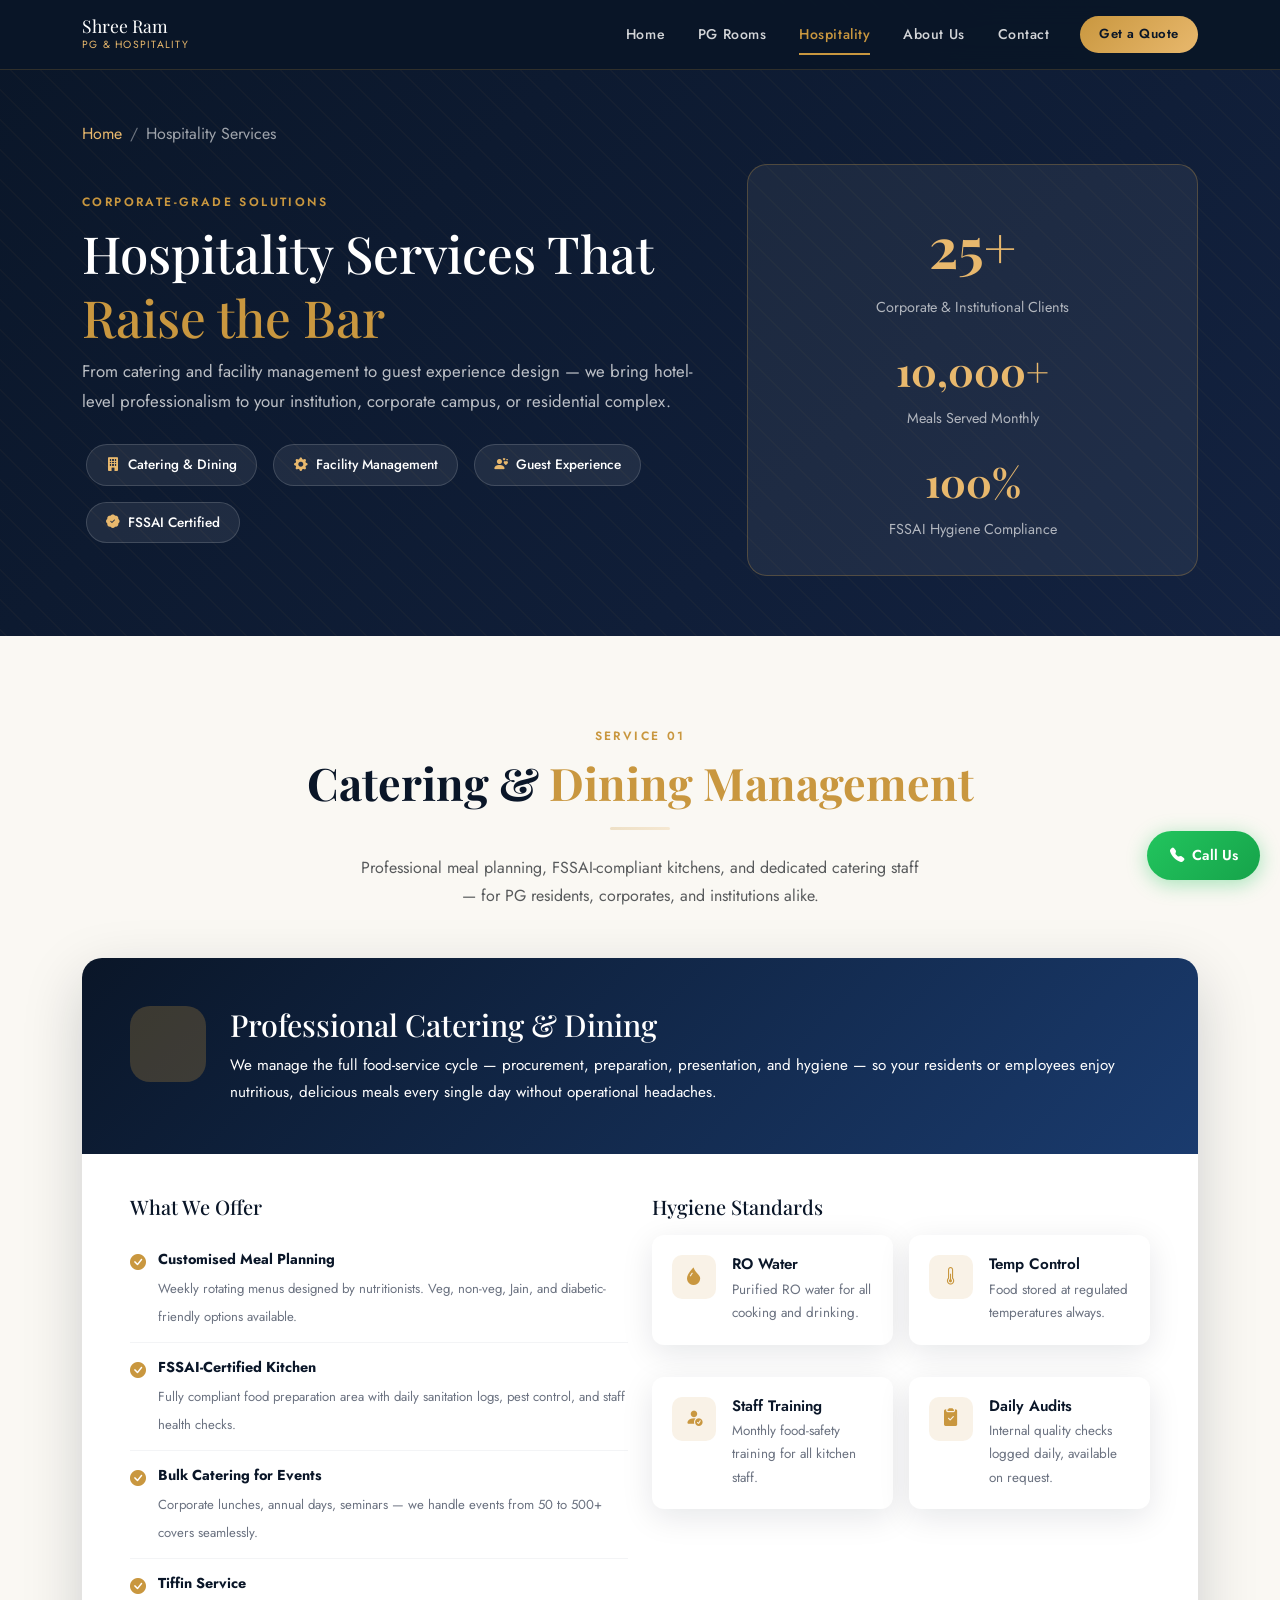
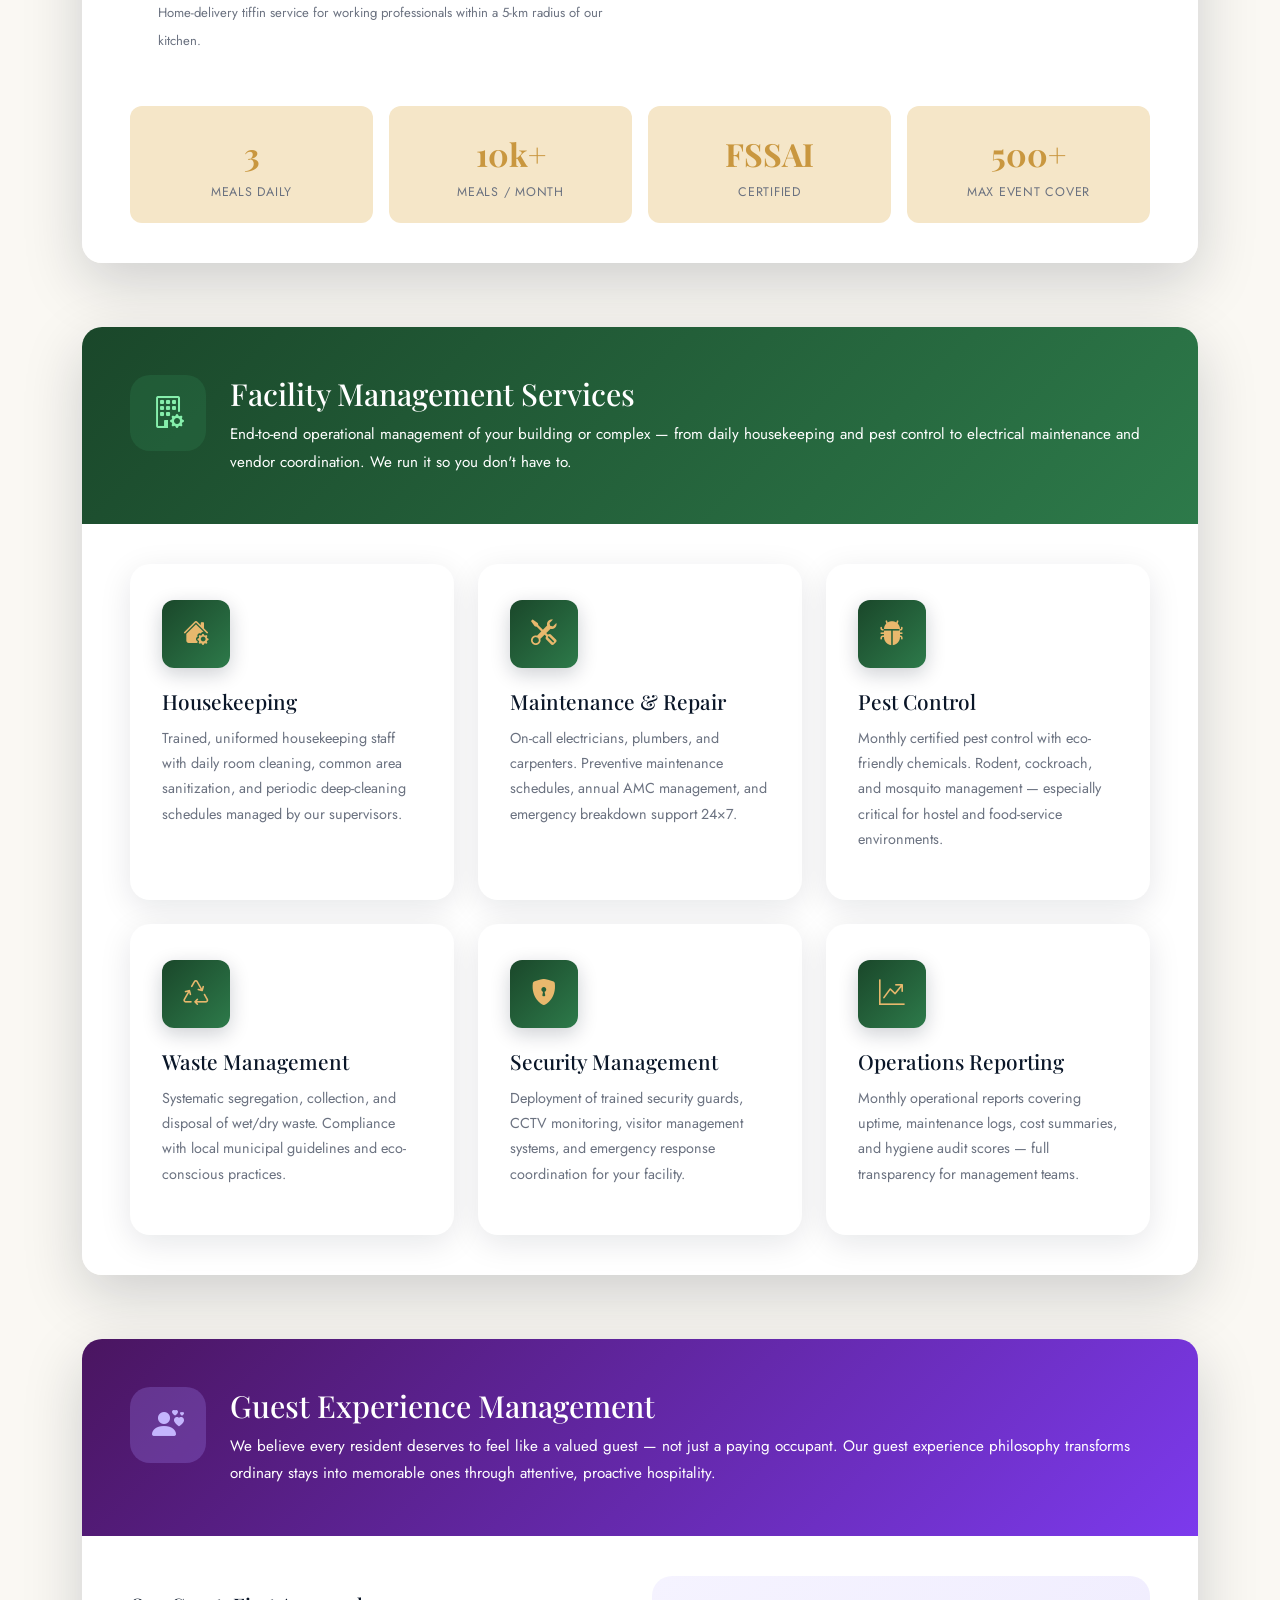
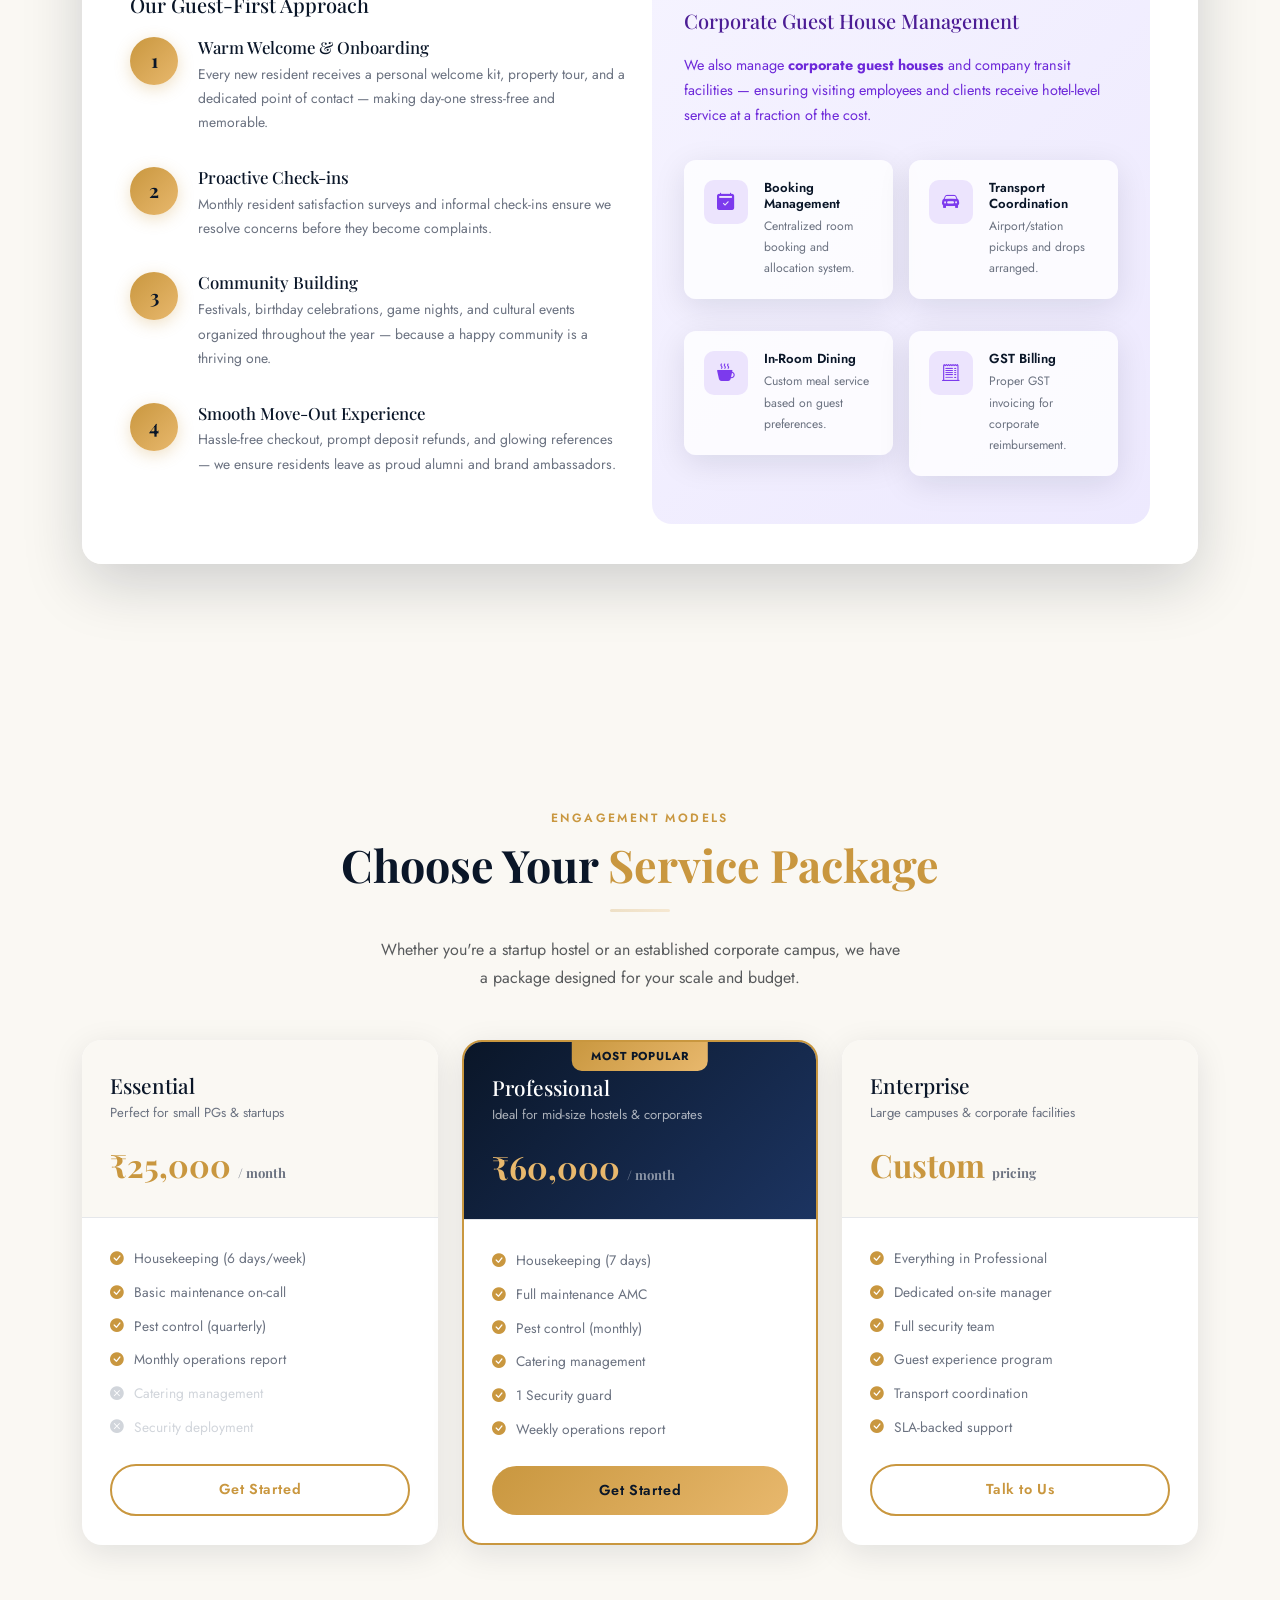
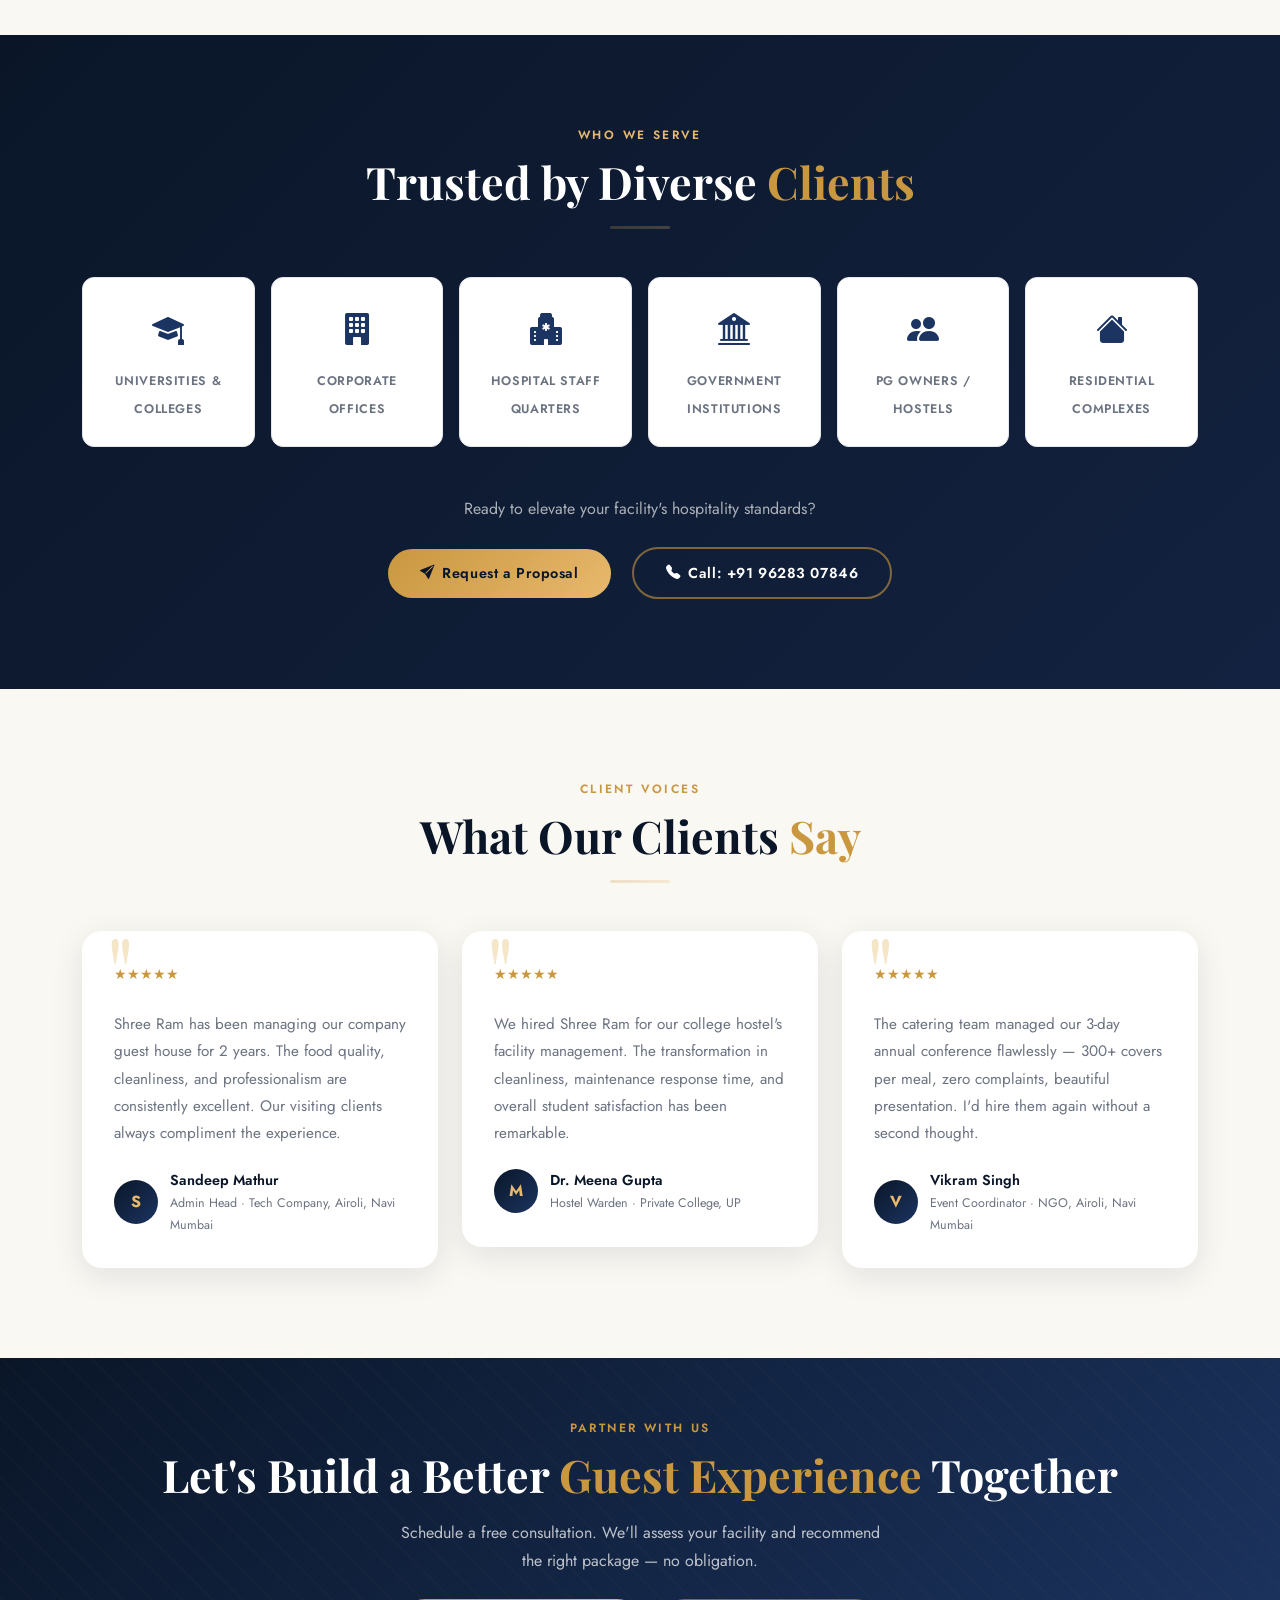
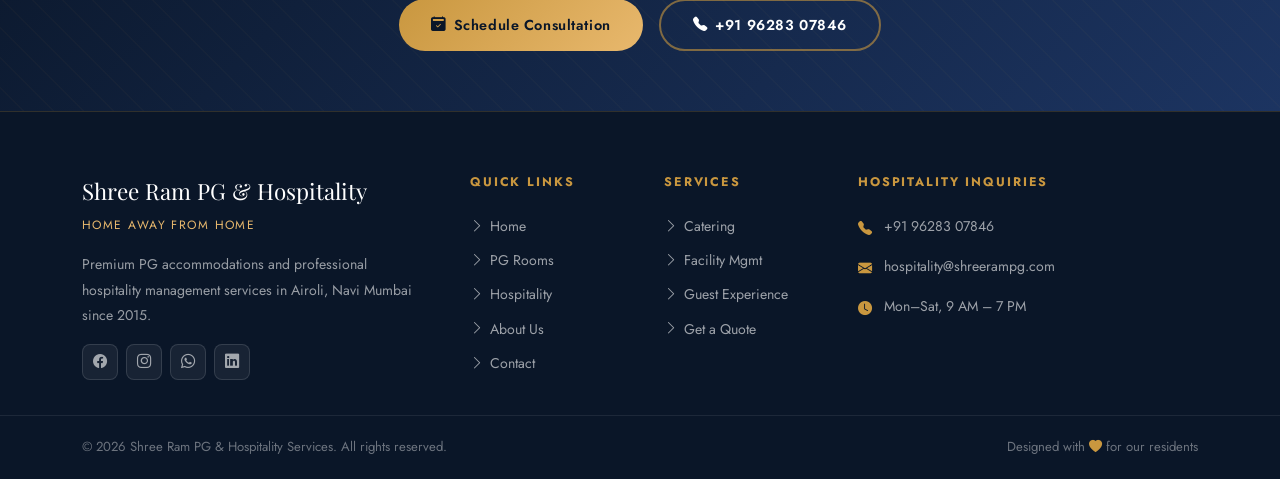
<file: hospitality.html>
<!DOCTYPE html>
<html lang="en">
<head>
  <meta charset="UTF-8" />
  <meta name="viewport" content="width=device-width, initial-scale=1.0" />
  <meta name="description" content="Shree Ram Hospitality Services — Professional catering, facility management, and guest experience solutions for corporates, hostels, and institutions in Airoli, Navi Mumbai." />
  <title>Hospitality Services | Shree Ram PG & Hospitality</title>
  <link rel="stylesheet" href="https://cdn.jsdelivr.net/npm/bootstrap@5.3.3/dist/css/bootstrap.min.css" />
  <link rel="stylesheet" href="https://cdn.jsdelivr.net/npm/bootstrap-icons@1.11.3/font/bootstrap-icons.min.css" />
  <link rel="stylesheet" href="style.css" />
  <style>
    .service-big-card {
      border-radius: var(--radius-lg);
      overflow: hidden;
      box-shadow: var(--shadow-lg);
      margin-bottom: 4rem;
    }
    .service-big-card .sbc-header {
      padding: 3rem;
      display: flex; align-items: flex-start; gap: 1.5rem;
    }
    .sbc-icon {
      width: 76px; height: 76px; border-radius: var(--radius-lg);
      display: flex; align-items: center; justify-content: center;
      font-size: 2rem; flex-shrink: 0;
    }
    .sbc-header h3 { font-family: var(--font-serif); font-size: 1.9rem; margin-bottom: .5rem; }
    .sbc-header p  { font-size: .95rem; margin: 0; line-height: 1.8; }
    .service-big-card .sbc-body { background: var(--white); padding: 2.5rem 3rem; }

    .catering-header  { background: linear-gradient(135deg,var(--navy),#1a3b6e); color:var(--white); }
    .facility-header  { background: linear-gradient(135deg,#1a472a,#2d7a4a); color:var(--white); }
    .guest-header     { background: linear-gradient(135deg,#4a1560,#7c3aed); color:var(--white); }

    .catering-header h3, .catering-header p { color:var(--white); }
    .facility-header h3, .facility-header p { color:var(--white); }
    .guest-header h3,    .guest-header p    { color:var(--white); }

    .catering-icon  { background: rgba(201,151,63,.25); color: var(--gold-light); }
    .facility-icon  { background: rgba(45,122,74,.35);  color: #86efac; }
    .guest-icon     { background: rgba(167,139,250,.25); color: #c4b5fd; }

    .feature-check {
      display: flex; align-items: flex-start; gap: .75rem;
      padding: .75rem 0; border-bottom: 1px solid #F3F4F6;
    }
    .feature-check:last-child { border-bottom: none; }
    .feature-check i { color: var(--gold); margin-top: 2px; flex-shrink: 0; }
    .feature-check strong { font-size: .9rem; color: var(--navy); display:block; margin-bottom:.1rem; }
    .feature-check span   { font-size: .82rem; color: var(--text-muted); }

    .client-logo-grid {
      display: grid;
      grid-template-columns: repeat(auto-fit, minmax(150px, 1fr));
      gap: 1rem;
    }
    .client-logo-item {
      background: var(--white);
      border: 1.5px solid #E5E7EB;
      border-radius: var(--radius);
      padding: 1.5rem 1rem;
      text-align: center;
      transition: all var(--transition);
    }
    .client-logo-item:hover { border-color: var(--gold); box-shadow: var(--shadow-card); transform: translateY(-3px); }
    .client-logo-item i { font-size: 2rem; color: var(--navy-light); display: block; margin-bottom: .5rem; }
    .client-logo-item span { font-size: .78rem; font-weight: 600; color: var(--text-muted); text-transform: uppercase; letter-spacing: .05em; }

    .package-card {
      background: var(--white);
      border-radius: var(--radius-lg);
      overflow: hidden;
      box-shadow: var(--shadow-card);
      height: 100%;
      transition: transform var(--transition), box-shadow var(--transition);
      position: relative;
    }
    .package-card:hover { transform: translateY(-6px); box-shadow: var(--shadow-lg); }
    .package-card.featured { border: 2px solid var(--gold); }
    .package-card .featured-badge {
      position: absolute; top: -1px; left: 50%; transform: translateX(-50%);
      background: linear-gradient(135deg, var(--gold), var(--gold-light));
      color: var(--navy); font-size: .72rem; font-weight: 700;
      padding: .3rem 1.2rem; border-radius: 0 0 10px 10px;
      letter-spacing: .08em; text-transform: uppercase;
    }
    .package-header { padding: 2rem 1.75rem 1.5rem; background: var(--ivory); border-bottom: 1px solid #E5E7EB; }
    .package-header h4 { font-family: var(--font-serif); font-size: 1.3rem; margin-bottom: .25rem; }
    .package-header .pkg-price { font-family: var(--font-serif); font-size: 2rem; color: var(--gold); font-weight: 700; }
    .package-header .pkg-unit  { font-size: .82rem; color: var(--text-muted); }
    .package-body { padding: 1.75rem; }
    .pkg-feature { display: flex; align-items: center; gap: .6rem; font-size: .86rem; color: var(--text-muted); margin-bottom: .6rem; }
    .pkg-feature i { color: var(--gold); }

    .process-connector {
      width: 2px; height: 40px; background: var(--gold-pale); margin: 0 auto;
    }

    .stat-pill {
      display: inline-flex; align-items: center; gap: .5rem;
      background: rgba(255,255,255,.08);
      border: 1px solid rgba(255,255,255,.15);
      border-radius: 50px; padding: .5rem 1.2rem;
      color: var(--white); font-size: .85rem; font-weight: 500;
      margin: .25rem;
    }
    .stat-pill i { color: var(--gold-light); }
  </style>
</head>
<body>

<!-- ═══ NAVBAR ═══ -->
<nav class="navbar navbar-expand-lg navbar-main fixed-top" id="mainNavbar">
  <div class="container">
    <a class="navbar-brand d-flex align-items-center gap-2" href="index.html">
      <div><div class="brand-name">Shree Ram</div><div class="brand-tagline">PG & Hospitality</div></div>
    </a>
    <button class="navbar-toggler border-0" type="button" data-bs-toggle="collapse" data-bs-target="#navbarNav">
      <i class="bi bi-list text-white fs-4"></i>
    </button>
    <div class="collapse navbar-collapse justify-content-end" id="navbarNav">
      <ul class="navbar-nav align-items-lg-center gap-lg-1 me-lg-3">
        <li class="nav-item"><a class="nav-link" href="index.html">Home</a></li>
        <li class="nav-item"><a class="nav-link" href="pg-rooms.html">PG Rooms</a></li>
        <li class="nav-item"><a class="nav-link active" href="hospitality.html">Hospitality</a></li>
        <li class="nav-item"><a class="nav-link" href="about-owner.html">About Us</a></li>
        <li class="nav-item"><a class="nav-link" href="contact.html">Contact</a></li>
      </ul>
      <a href="contact.html" class="btn-nav-cta">Get a Quote</a>
    </div>
  </div>
</nav>

<!-- ═══ PAGE HERO ═══ -->
<section class="page-hero">
  <div class="container position-relative">
    <nav aria-label="breadcrumb" class="mb-3">
      <ol class="breadcrumb mb-0">
        <li class="breadcrumb-item"><a href="index.html">Home</a></li>
        <li class="breadcrumb-item active">Hospitality Services</li>
      </ol>
    </nav>
    <div class="row align-items-center gy-4">
      <div class="col-lg-7">
        <span class="section-label">Corporate-Grade Solutions</span>
        <h1>Hospitality Services That <span class="text-gold">Raise the Bar</span></h1>
        <p class="mb-4">From catering and facility management to guest experience design — we bring hotel-level professionalism to your institution, corporate campus, or residential complex.</p>
        <div class="d-flex flex-wrap gap-2">
          <span class="stat-pill"><i class="bi bi-building-fill"></i> Catering & Dining</span>
          <span class="stat-pill"><i class="bi bi-gear-fill"></i> Facility Management</span>
          <span class="stat-pill"><i class="bi bi-person-hearts"></i> Guest Experience</span>
          <span class="stat-pill"><i class="bi bi-patch-check-fill"></i> FSSAI Certified</span>
        </div>
      </div>
      <div class="col-lg-5 text-center">
        <div style="background:rgba(255,255,255,.06);border:1px solid rgba(201,151,63,.3);border-radius:var(--radius-lg);padding:2rem;">
          <div style="font-family:var(--font-serif);font-size:3.5rem;font-weight:700;color:var(--gold-light);">25+</div>
          <div style="color:rgba(255,255,255,.65);font-size:.9rem;margin-bottom:1rem;">Corporate & Institutional Clients</div>
          <div style="font-family:var(--font-serif);font-size:2.5rem;font-weight:700;color:var(--gold-light);">10,000+</div>
          <div style="color:rgba(255,255,255,.65);font-size:.9rem;margin-bottom:1rem;">Meals Served Monthly</div>
          <div style="font-family:var(--font-serif);font-size:2.5rem;font-weight:700;color:var(--gold-light);">100%</div>
          <div style="color:rgba(255,255,255,.65);font-size:.9rem;">FSSAI Hygiene Compliance</div>
        </div>
      </div>
    </div>
  </div>
</section>

<!-- ═══ SERVICE 1 — CATERING ═══ -->
<section class="section-pad" id="catering">
  <div class="container">
    <div class="text-center mb-5 fade-up">
      <span class="section-label">Service 01</span>
      <h2 class="section-title">Catering & <span class="text-gold">Dining Management</span></h2>
      <hr class="divider-gold mx-auto" />
      <p class="text-muted mx-auto" style="max-width:560px;">Professional meal planning, FSSAI-compliant kitchens, and dedicated catering staff — for PG residents, corporates, and institutions alike.</p>
    </div>
    <div class="service-big-card fade-up">
      <div class="sbc-header catering-header">
        <div class="sbc-icon catering-icon"><i class="bi bi-utensils"></i></div>
        <div>
          <h3>Professional Catering & Dining</h3>
          <p>We manage the full food-service cycle — procurement, preparation, presentation, and hygiene — so your residents or employees enjoy nutritious, delicious meals every single day without operational headaches.</p>
        </div>
      </div>
      <div class="sbc-body">
        <div class="row g-4">
          <div class="col-md-6">
            <h5 style="color:var(--navy);font-family:var(--font-serif);margin-bottom:1rem;">What We Offer</h5>
            <div class="feature-check">
              <i class="bi bi-check-circle-fill"></i>
              <div><strong>Customised Meal Planning</strong><span>Weekly rotating menus designed by nutritionists. Veg, non-veg, Jain, and diabetic-friendly options available.</span></div>
            </div>
            <div class="feature-check">
              <i class="bi bi-check-circle-fill"></i>
              <div><strong>FSSAI-Certified Kitchen</strong><span>Fully compliant food preparation area with daily sanitation logs, pest control, and staff health checks.</span></div>
            </div>
            <div class="feature-check">
              <i class="bi bi-check-circle-fill"></i>
              <div><strong>Bulk Catering for Events</strong><span>Corporate lunches, annual days, seminars — we handle events from 50 to 500+ covers seamlessly.</span></div>
            </div>
            <div class="feature-check">
              <i class="bi bi-check-circle-fill"></i>
              <div><strong>Tiffin Service</strong><span>Home-delivery tiffin service for working professionals within a 5-km radius of our kitchen.</span></div>
            </div>
          </div>
          <div class="col-md-6">
            <h5 style="color:var(--navy);font-family:var(--font-serif);margin-bottom:1rem;">Hygiene Standards</h5>
            <div class="row g-3">
              <div class="col-6">
                <div class="safety-item">
                  <div class="icon-box-sm"><i class="bi bi-droplet-fill"></i></div>
                  <div><h6>RO Water</h6><p>Purified RO water for all cooking and drinking.</p></div>
                </div>
              </div>
              <div class="col-6">
                <div class="safety-item">
                  <div class="icon-box-sm"><i class="bi bi-thermometer-half"></i></div>
                  <div><h6>Temp Control</h6><p>Food stored at regulated temperatures always.</p></div>
                </div>
              </div>
              <div class="col-6">
                <div class="safety-item">
                  <div class="icon-box-sm"><i class="bi bi-person-fill-check"></i></div>
                  <div><h6>Staff Training</h6><p>Monthly food-safety training for all kitchen staff.</p></div>
                </div>
              </div>
              <div class="col-6">
                <div class="safety-item">
                  <div class="icon-box-sm"><i class="bi bi-clipboard2-check-fill"></i></div>
                  <div><h6>Daily Audits</h6><p>Internal quality checks logged daily, available on request.</p></div>
                </div>
              </div>
            </div>
          </div>
        </div>
        <div class="row mt-4 g-3">
          <div class="col-md-3 col-6 text-center">
            <div style="background:var(--gold-pale);border-radius:var(--radius);padding:1.25rem;">
              <div style="font-family:var(--font-serif);font-size:2rem;color:var(--gold);font-weight:700;">3</div>
              <div style="font-size:.78rem;color:var(--text-muted);text-transform:uppercase;letter-spacing:.06em;">Meals Daily</div>
            </div>
          </div>
          <div class="col-md-3 col-6 text-center">
            <div style="background:var(--gold-pale);border-radius:var(--radius);padding:1.25rem;">
              <div style="font-family:var(--font-serif);font-size:2rem;color:var(--gold);font-weight:700;">10k+</div>
              <div style="font-size:.78rem;color:var(--text-muted);text-transform:uppercase;letter-spacing:.06em;">Meals / Month</div>
            </div>
          </div>
          <div class="col-md-3 col-6 text-center">
            <div style="background:var(--gold-pale);border-radius:var(--radius);padding:1.25rem;">
              <div style="font-family:var(--font-serif);font-size:2rem;color:var(--gold);font-weight:700;">FSSAI</div>
              <div style="font-size:.78rem;color:var(--text-muted);text-transform:uppercase;letter-spacing:.06em;">Certified</div>
            </div>
          </div>
          <div class="col-md-3 col-6 text-center">
            <div style="background:var(--gold-pale);border-radius:var(--radius);padding:1.25rem;">
              <div style="font-family:var(--font-serif);font-size:2rem;color:var(--gold);font-weight:700;">500+</div>
              <div style="font-size:.78rem;color:var(--text-muted);text-transform:uppercase;letter-spacing:.06em;">Max Event Cover</div>
            </div>
          </div>
        </div>
      </div>
    </div>

    <!-- ═══ SERVICE 2 — FACILITY MANAGEMENT ═══ -->
    <div id="facility" class="service-big-card fade-up">
      <div class="sbc-header facility-header">
        <div class="sbc-icon facility-icon"><i class="bi bi-building-gear"></i></div>
        <div>
          <h3>Facility Management Services</h3>
          <p>End-to-end operational management of your building or complex — from daily housekeeping and pest control to electrical maintenance and vendor coordination. We run it so you don't have to.</p>
        </div>
      </div>
      <div class="sbc-body">
        <div class="row g-4">
          <div class="col-md-4 fade-up">
            <div class="service-card h-100">
              <div class="service-icon" style="background:linear-gradient(135deg,#1a472a,#2d7a4a);"><i class="bi bi-house-gear-fill"></i></div>
              <h4>Housekeeping</h4>
              <p>Trained, uniformed housekeeping staff with daily room cleaning, common area sanitization, and periodic deep-cleaning schedules managed by our supervisors.</p>
            </div>
          </div>
          <div class="col-md-4 fade-up fade-up-delay-1">
            <div class="service-card h-100">
              <div class="service-icon" style="background:linear-gradient(135deg,#1a472a,#2d7a4a);"><i class="bi bi-tools"></i></div>
              <h4>Maintenance & Repair</h4>
              <p>On-call electricians, plumbers, and carpenters. Preventive maintenance schedules, annual AMC management, and emergency breakdown support 24×7.</p>
            </div>
          </div>
          <div class="col-md-4 fade-up fade-up-delay-2">
            <div class="service-card h-100">
              <div class="service-icon" style="background:linear-gradient(135deg,#1a472a,#2d7a4a);"><i class="bi bi-bug-fill"></i></div>
              <h4>Pest Control</h4>
              <p>Monthly certified pest control with eco-friendly chemicals. Rodent, cockroach, and mosquito management — especially critical for hostel and food-service environments.</p>
            </div>
          </div>
          <div class="col-md-4 fade-up">
            <div class="service-card h-100">
              <div class="service-icon" style="background:linear-gradient(135deg,#1a472a,#2d7a4a);"><i class="bi bi-recycle"></i></div>
              <h4>Waste Management</h4>
              <p>Systematic segregation, collection, and disposal of wet/dry waste. Compliance with local municipal guidelines and eco-conscious practices.</p>
            </div>
          </div>
          <div class="col-md-4 fade-up fade-up-delay-1">
            <div class="service-card h-100">
              <div class="service-icon" style="background:linear-gradient(135deg,#1a472a,#2d7a4a);"><i class="bi bi-shield-lock-fill"></i></div>
              <h4>Security Management</h4>
              <p>Deployment of trained security guards, CCTV monitoring, visitor management systems, and emergency response coordination for your facility.</p>
            </div>
          </div>
          <div class="col-md-4 fade-up fade-up-delay-2">
            <div class="service-card h-100">
              <div class="service-icon" style="background:linear-gradient(135deg,#1a472a,#2d7a4a);"><i class="bi bi-graph-up-arrow"></i></div>
              <h4>Operations Reporting</h4>
              <p>Monthly operational reports covering uptime, maintenance logs, cost summaries, and hygiene audit scores — full transparency for management teams.</p>
            </div>
          </div>
        </div>
      </div>
    </div>

    <!-- ═══ SERVICE 3 — GUEST EXPERIENCE ═══ -->
    <div id="guest" class="service-big-card fade-up">
      <div class="sbc-header guest-header">
        <div class="sbc-icon guest-icon"><i class="bi bi-person-hearts"></i></div>
        <div>
          <h3>Guest Experience Management</h3>
          <p>We believe every resident deserves to feel like a valued guest — not just a paying occupant. Our guest experience philosophy transforms ordinary stays into memorable ones through attentive, proactive hospitality.</p>
        </div>
      </div>
      <div class="sbc-body">
        <div class="row g-4 align-items-center">
          <div class="col-lg-6">
            <h5 style="color:var(--navy);font-family:var(--font-serif);margin-bottom:1.25rem;">Our Guest-First Approach</h5>
            <div class="process-step">
              <div class="step-num">1</div>
              <div>
                <h5>Warm Welcome & Onboarding</h5>
                <p>Every new resident receives a personal welcome kit, property tour, and a dedicated point of contact — making day-one stress-free and memorable.</p>
              </div>
            </div>
            <div class="process-step">
              <div class="step-num">2</div>
              <div>
                <h5>Proactive Check-ins</h5>
                <p>Monthly resident satisfaction surveys and informal check-ins ensure we resolve concerns before they become complaints.</p>
              </div>
            </div>
            <div class="process-step">
              <div class="step-num">3</div>
              <div>
                <h5>Community Building</h5>
                <p>Festivals, birthday celebrations, game nights, and cultural events organized throughout the year — because a happy community is a thriving one.</p>
              </div>
            </div>
            <div class="process-step">
              <div class="step-num">4</div>
              <div>
                <h5>Smooth Move-Out Experience</h5>
                <p>Hassle-free checkout, prompt deposit refunds, and glowing references — we ensure residents leave as proud alumni and brand ambassadors.</p>
              </div>
            </div>
          </div>
          <div class="col-lg-6">
            <div style="background:linear-gradient(135deg,#f5f3ff,#ede9fe);border-radius:var(--radius-lg);padding:2rem;">
              <h5 style="color:#4c1d95;font-family:var(--font-serif);margin-bottom:1.25rem;">Corporate Guest House Management</h5>
              <p style="color:#6d28d9;font-size:.9rem;">We also manage <strong>corporate guest houses</strong> and company transit facilities — ensuring visiting employees and clients receive hotel-level service at a fraction of the cost.</p>
              <div class="row g-3 mt-2">
                <div class="col-6">
                  <div class="safety-item" style="background:rgba(255,255,255,.8);">
                    <div class="icon-box-sm" style="background:rgba(124,58,237,.12);color:#7c3aed;"><i class="bi bi-calendar2-check-fill"></i></div>
                    <div><h6 style="font-size:.82rem;">Booking Management</h6><p style="font-size:.76rem;">Centralized room booking and allocation system.</p></div>
                  </div>
                </div>
                <div class="col-6">
                  <div class="safety-item" style="background:rgba(255,255,255,.8);">
                    <div class="icon-box-sm" style="background:rgba(124,58,237,.12);color:#7c3aed;"><i class="bi bi-car-front-fill"></i></div>
                    <div><h6 style="font-size:.82rem;">Transport Coordination</h6><p style="font-size:.76rem;">Airport/station pickups and drops arranged.</p></div>
                  </div>
                </div>
                <div class="col-6">
                  <div class="safety-item" style="background:rgba(255,255,255,.8);">
                    <div class="icon-box-sm" style="background:rgba(124,58,237,.12);color:#7c3aed;"><i class="bi bi-cup-hot-fill"></i></div>
                    <div><h6 style="font-size:.82rem;">In-Room Dining</h6><p style="font-size:.76rem;">Custom meal service based on guest preferences.</p></div>
                  </div>
                </div>
                <div class="col-6">
                  <div class="safety-item" style="background:rgba(255,255,255,.8);">
                    <div class="icon-box-sm" style="background:rgba(124,58,237,.12);color:#7c3aed;"><i class="bi bi-receipt-cutoff"></i></div>
                    <div><h6 style="font-size:.82rem;">GST Billing</h6><p style="font-size:.76rem;">Proper GST invoicing for corporate reimbursement.</p></div>
                  </div>
                </div>
              </div>
            </div>
          </div>
        </div>
      </div>
    </div>
  </div>
</section>

<!-- ═══ SERVICE PACKAGES ═══ -->
<section class="section-pad bg-ivory">
  <div class="container">
    <div class="text-center mb-5 fade-up">
      <span class="section-label">Engagement Models</span>
      <h2 class="section-title">Choose Your <span class="text-gold">Service Package</span></h2>
      <hr class="divider-gold mx-auto" />
      <p class="text-muted mx-auto" style="max-width:520px;">Whether you're a startup hostel or an established corporate campus, we have a package designed for your scale and budget.</p>
    </div>
    <div class="row g-4">
      <div class="col-md-4 fade-up">
        <div class="package-card">
          <div class="package-header">
            <h4>Essential</h4>
            <p style="font-size:.82rem;color:var(--text-muted);margin-bottom:.75rem;">Perfect for small PGs & startups</p>
            <div class="pkg-price">₹25,000 <span class="pkg-unit">/ month</span></div>
          </div>
          <div class="package-body">
            <div class="pkg-feature"><i class="bi bi-check-circle-fill"></i> Housekeeping (6 days/week)</div>
            <div class="pkg-feature"><i class="bi bi-check-circle-fill"></i> Basic maintenance on-call</div>
            <div class="pkg-feature"><i class="bi bi-check-circle-fill"></i> Pest control (quarterly)</div>
            <div class="pkg-feature"><i class="bi bi-check-circle-fill"></i> Monthly operations report</div>
            <div class="pkg-feature" style="color:#D1D5DB;"><i class="bi bi-x-circle-fill" style="color:#D1D5DB;"></i> Catering management</div>
            <div class="pkg-feature" style="color:#D1D5DB;"><i class="bi bi-x-circle-fill" style="color:#D1D5DB;"></i> Security deployment</div>
            <a href="contact.html" class="btn-outline-gold w-100 mt-3" style="justify-content:center;">Get Started</a>
          </div>
        </div>
      </div>
      <div class="col-md-4 fade-up fade-up-delay-1">
        <div class="package-card featured">
          <div class="featured-badge">Most Popular</div>
          <div class="package-header" style="background:linear-gradient(135deg,var(--navy),var(--navy-light));">
            <h4 style="color:var(--white);">Professional</h4>
            <p style="font-size:.82rem;color:rgba(255,255,255,.65);margin-bottom:.75rem;">Ideal for mid-size hostels & corporates</p>
            <div class="pkg-price" style="color:var(--gold-light);">₹60,000 <span class="pkg-unit" style="color:rgba(255,255,255,.5);">/ month</span></div>
          </div>
          <div class="package-body">
            <div class="pkg-feature"><i class="bi bi-check-circle-fill"></i> Housekeeping (7 days)</div>
            <div class="pkg-feature"><i class="bi bi-check-circle-fill"></i> Full maintenance AMC</div>
            <div class="pkg-feature"><i class="bi bi-check-circle-fill"></i> Pest control (monthly)</div>
            <div class="pkg-feature"><i class="bi bi-check-circle-fill"></i> Catering management</div>
            <div class="pkg-feature"><i class="bi bi-check-circle-fill"></i> 1 Security guard</div>
            <div class="pkg-feature"><i class="bi bi-check-circle-fill"></i> Weekly operations report</div>
            <a href="contact.html" class="btn-gold w-100 mt-3" style="justify-content:center;">Get Started</a>
          </div>
        </div>
      </div>
      <div class="col-md-4 fade-up fade-up-delay-2">
        <div class="package-card">
          <div class="package-header">
            <h4>Enterprise</h4>
            <p style="font-size:.82rem;color:var(--text-muted);margin-bottom:.75rem;">Large campuses & corporate facilities</p>
            <div class="pkg-price">Custom <span class="pkg-unit">pricing</span></div>
          </div>
          <div class="package-body">
            <div class="pkg-feature"><i class="bi bi-check-circle-fill"></i> Everything in Professional</div>
            <div class="pkg-feature"><i class="bi bi-check-circle-fill"></i> Dedicated on-site manager</div>
            <div class="pkg-feature"><i class="bi bi-check-circle-fill"></i> Full security team</div>
            <div class="pkg-feature"><i class="bi bi-check-circle-fill"></i> Guest experience program</div>
            <div class="pkg-feature"><i class="bi bi-check-circle-fill"></i> Transport coordination</div>
            <div class="pkg-feature"><i class="bi bi-check-circle-fill"></i> SLA-backed support</div>
            <a href="contact.html" class="btn-outline-gold w-100 mt-3" style="justify-content:center;">Talk to Us</a>
          </div>
        </div>
      </div>
    </div>
  </div>
</section>

<!-- ═══ CLIENT TYPES ═══ -->
<section class="section-pad bg-navy-section">
  <div class="container">
    <div class="text-center mb-5 fade-up">
      <span class="section-label">Who We Serve</span>
      <h2 class="section-title">Trusted by Diverse <span class="text-gold">Clients</span></h2>
      <hr class="divider-gold mx-auto" />
    </div>
    <div class="client-logo-grid fade-up">
      <div class="client-logo-item">
        <i class="bi bi-mortarboard-fill"></i><span>Universities & Colleges</span>
      </div>
      <div class="client-logo-item">
        <i class="bi bi-building-fill"></i><span>Corporate Offices</span>
      </div>
      <div class="client-logo-item">
        <i class="bi bi-hospital-fill"></i><span>Hospital Staff Quarters</span>
      </div>
      <div class="client-logo-item">
        <i class="bi bi-bank2"></i><span>Government Institutions</span>
      </div>
      <div class="client-logo-item">
        <i class="bi bi-people-fill"></i><span>PG Owners / Hostels</span>
      </div>
      <div class="client-logo-item">
        <i class="bi bi-house-fill"></i><span>Residential Complexes</span>
      </div>
    </div>
    <div class="text-center mt-5 fade-up">
      <p style="color:rgba(255,255,255,.65);margin-bottom:1.5rem;">Ready to elevate your facility's hospitality standards?</p>
      <a href="contact.html" class="btn-gold me-3"><i class="bi bi-send-fill"></i> Request a Proposal</a>
      <a href="tel:+919628307846" class="btn-outline-light-gold"><i class="bi bi-telephone-fill"></i> Call: +91 96283 07846</a>
    </div>
  </div>
</section>

<!-- ═══ TESTIMONIAL ═══ -->
<section class="section-pad">
  <div class="container">
    <div class="text-center mb-5 fade-up">
      <span class="section-label">Client Voices</span>
      <h2 class="section-title">What Our Clients <span class="text-gold">Say</span></h2>
      <hr class="divider-gold mx-auto" />
    </div>
    <div class="row g-4">
      <div class="col-md-4 fade-up">
        <div class="testimonial-card">
          <div class="star-rating">★★★★★</div>
          <p>Shree Ram has been managing our company guest house for 2 years. The food quality, cleanliness, and professionalism are consistently excellent. Our visiting clients always compliment the experience.</p>
          <div class="testimonial-author">
            <div class="testimonial-avatar">S</div>
            <div><div class="testimonial-name">Sandeep Mathur</div><div class="testimonial-role">Admin Head · Tech Company, Airoli, Navi Mumbai</div></div>
          </div>
        </div>
      </div>
      <div class="col-md-4 fade-up fade-up-delay-1">
        <div class="testimonial-card">
          <div class="star-rating">★★★★★</div>
          <p>We hired Shree Ram for our college hostel's facility management. The transformation in cleanliness, maintenance response time, and overall student satisfaction has been remarkable.</p>
          <div class="testimonial-author">
            <div class="testimonial-avatar">M</div>
            <div><div class="testimonial-name">Dr. Meena Gupta</div><div class="testimonial-role">Hostel Warden · Private College, UP</div></div>
          </div>
        </div>
      </div>
      <div class="col-md-4 fade-up fade-up-delay-2">
        <div class="testimonial-card">
          <div class="star-rating">★★★★★</div>
          <p>The catering team managed our 3-day annual conference flawlessly — 300+ covers per meal, zero complaints, beautiful presentation. I'd hire them again without a second thought.</p>
          <div class="testimonial-author">
            <div class="testimonial-avatar">V</div>
            <div><div class="testimonial-name">Vikram Singh</div><div class="testimonial-role">Event Coordinator · NGO, Airoli, Navi Mumbai</div></div>
          </div>
        </div>
      </div>
    </div>
  </div>
</section>

<!-- ═══ CTA ═══ -->
<section class="cta-banner">
  <div class="container position-relative text-center fade-up">
    <span class="section-label">Partner With Us</span>
    <h2 class="section-title">Let's Build a Better <span class="text-gold">Guest Experience</span> Together</h2>
    <p class="mb-4" style="color:rgba(255,255,255,.72);max-width:500px;margin:0 auto 1.5rem;">Schedule a free consultation. We'll assess your facility and recommend the right package — no obligation.</p>
    <div class="d-flex justify-content-center flex-wrap gap-3">
      <a href="contact.html" class="btn-gold"><i class="bi bi-calendar2-check-fill"></i> Schedule Consultation</a>
      <a href="tel:+919628307846" class="btn-outline-light-gold"><i class="bi bi-telephone-fill"></i> +91 96283 07846</a>
    </div>
  </div>
</section>

<!-- ═══ FOOTER ═══ -->
<footer class="footer-main">
  <div class="container">
    <div class="row g-5">
      <div class="col-lg-4">
        <div class="footer-brand-name">Shree Ram PG &amp; Hospitality</div>
        <div class="footer-brand-tagline">Home Away From Home</div>
        <p class="footer-about">Premium PG accommodations and professional hospitality management services in Airoli, Navi Mumbai since 2015.</p>
        <div class="d-flex gap-2 mt-3 footer-social">
          <a href="#" aria-label="Facebook"><i class="bi bi-facebook"></i></a>
          <a href="#" aria-label="Instagram"><i class="bi bi-instagram"></i></a>
          <a href="#" aria-label="WhatsApp"><i class="bi bi-whatsapp"></i></a>
          <a href="#" aria-label="LinkedIn"><i class="bi bi-linkedin"></i></a>
        </div>
      </div>
      <div class="col-sm-6 col-lg-2">
        <div class="footer-heading">Quick Links</div>
        <ul class="footer-links">
          <li><a href="index.html"><i class="bi bi-chevron-right"></i>Home</a></li>
          <li><a href="pg-rooms.html"><i class="bi bi-chevron-right"></i>PG Rooms</a></li>
          <li><a href="hospitality.html"><i class="bi bi-chevron-right"></i>Hospitality</a></li>
          <li><a href="about-owner.html"><i class="bi bi-chevron-right"></i>About Us</a></li>
          <li><a href="contact.html"><i class="bi bi-chevron-right"></i>Contact</a></li>
        </ul>
      </div>
      <div class="col-sm-6 col-lg-2">
        <div class="footer-heading">Services</div>
        <ul class="footer-links">
          <li><a href="#catering"><i class="bi bi-chevron-right"></i>Catering</a></li>
          <li><a href="#facility"><i class="bi bi-chevron-right"></i>Facility Mgmt</a></li>
          <li><a href="#guest"><i class="bi bi-chevron-right"></i>Guest Experience</a></li>
          <li><a href="contact.html"><i class="bi bi-chevron-right"></i>Get a Quote</a></li>
        </ul>
      </div>
      <div class="col-lg-4">
        <div class="footer-heading">Hospitality Inquiries</div>
        <div class="footer-contact-item"><i class="bi bi-telephone-fill"></i><span>+91 96283 07846</span></div>
        <div class="footer-contact-item"><i class="bi bi-envelope-fill"></i><span>hospitality@shreerampg.com</span></div>
        <div class="footer-contact-item"><i class="bi bi-clock-fill"></i><span>Mon–Sat, 9 AM – 7 PM</span></div>
      </div>
    </div>
  </div>
  <div class="footer-bottom mt-4">
    <div class="container d-flex flex-wrap justify-content-between align-items-center">
      <p>© 2026 Shree Ram PG &amp; Hospitality Services. All rights reserved.</p>
      <p>Designed with <i class="bi bi-heart-fill text-gold"></i> for our residents</p>
    </div>
  </div>
</footer>

<button id="scrollToTop" aria-label="Scroll to top"><i class="bi bi-arrow-up"></i></button>
<a href="tel:+919628307846" id="callNowBtn" aria-label="Call Hospitality">
  <i class="bi bi-telephone-fill"></i><span class="call-text">Call Us</span>
</a>

<script src="https://cdn.jsdelivr.net/npm/bootstrap@5.3.3/dist/js/bootstrap.bundle.min.js"></script>
<script src="main.js"></script>
</body>
</html>
</file>
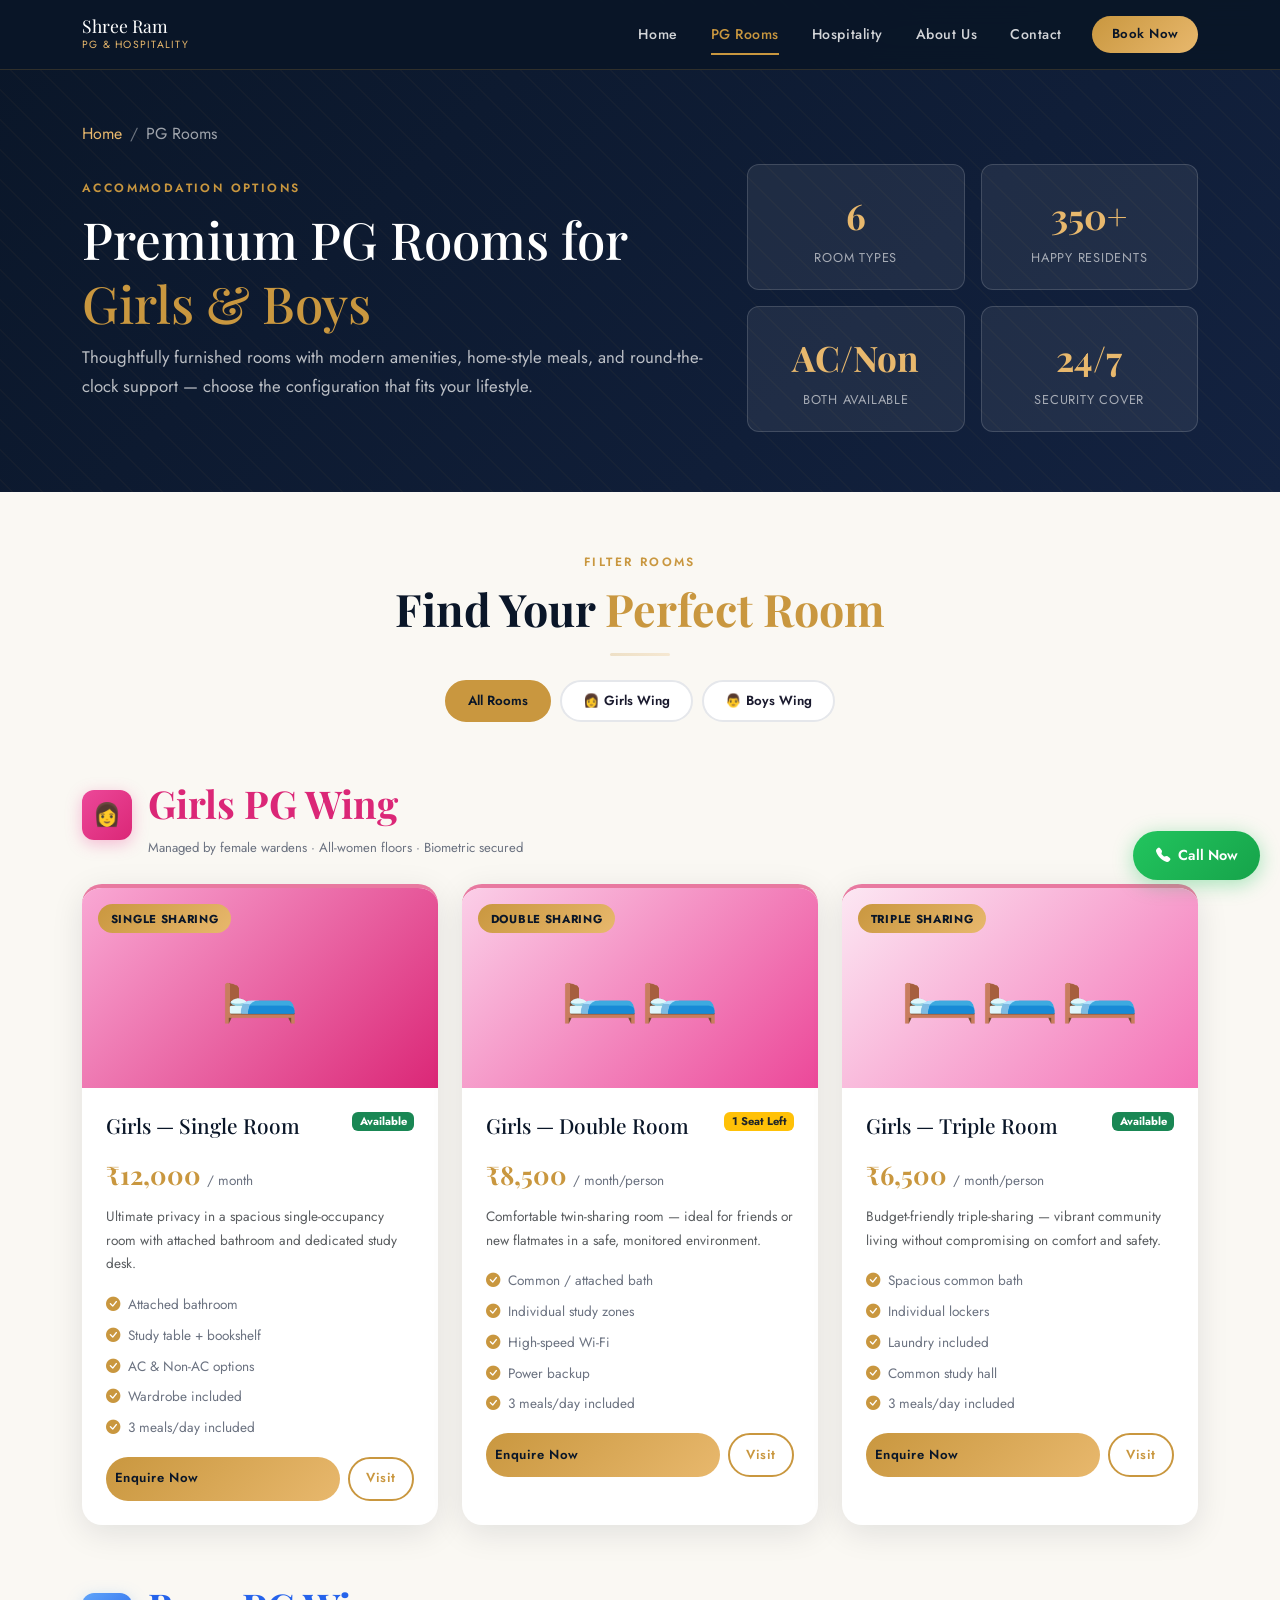
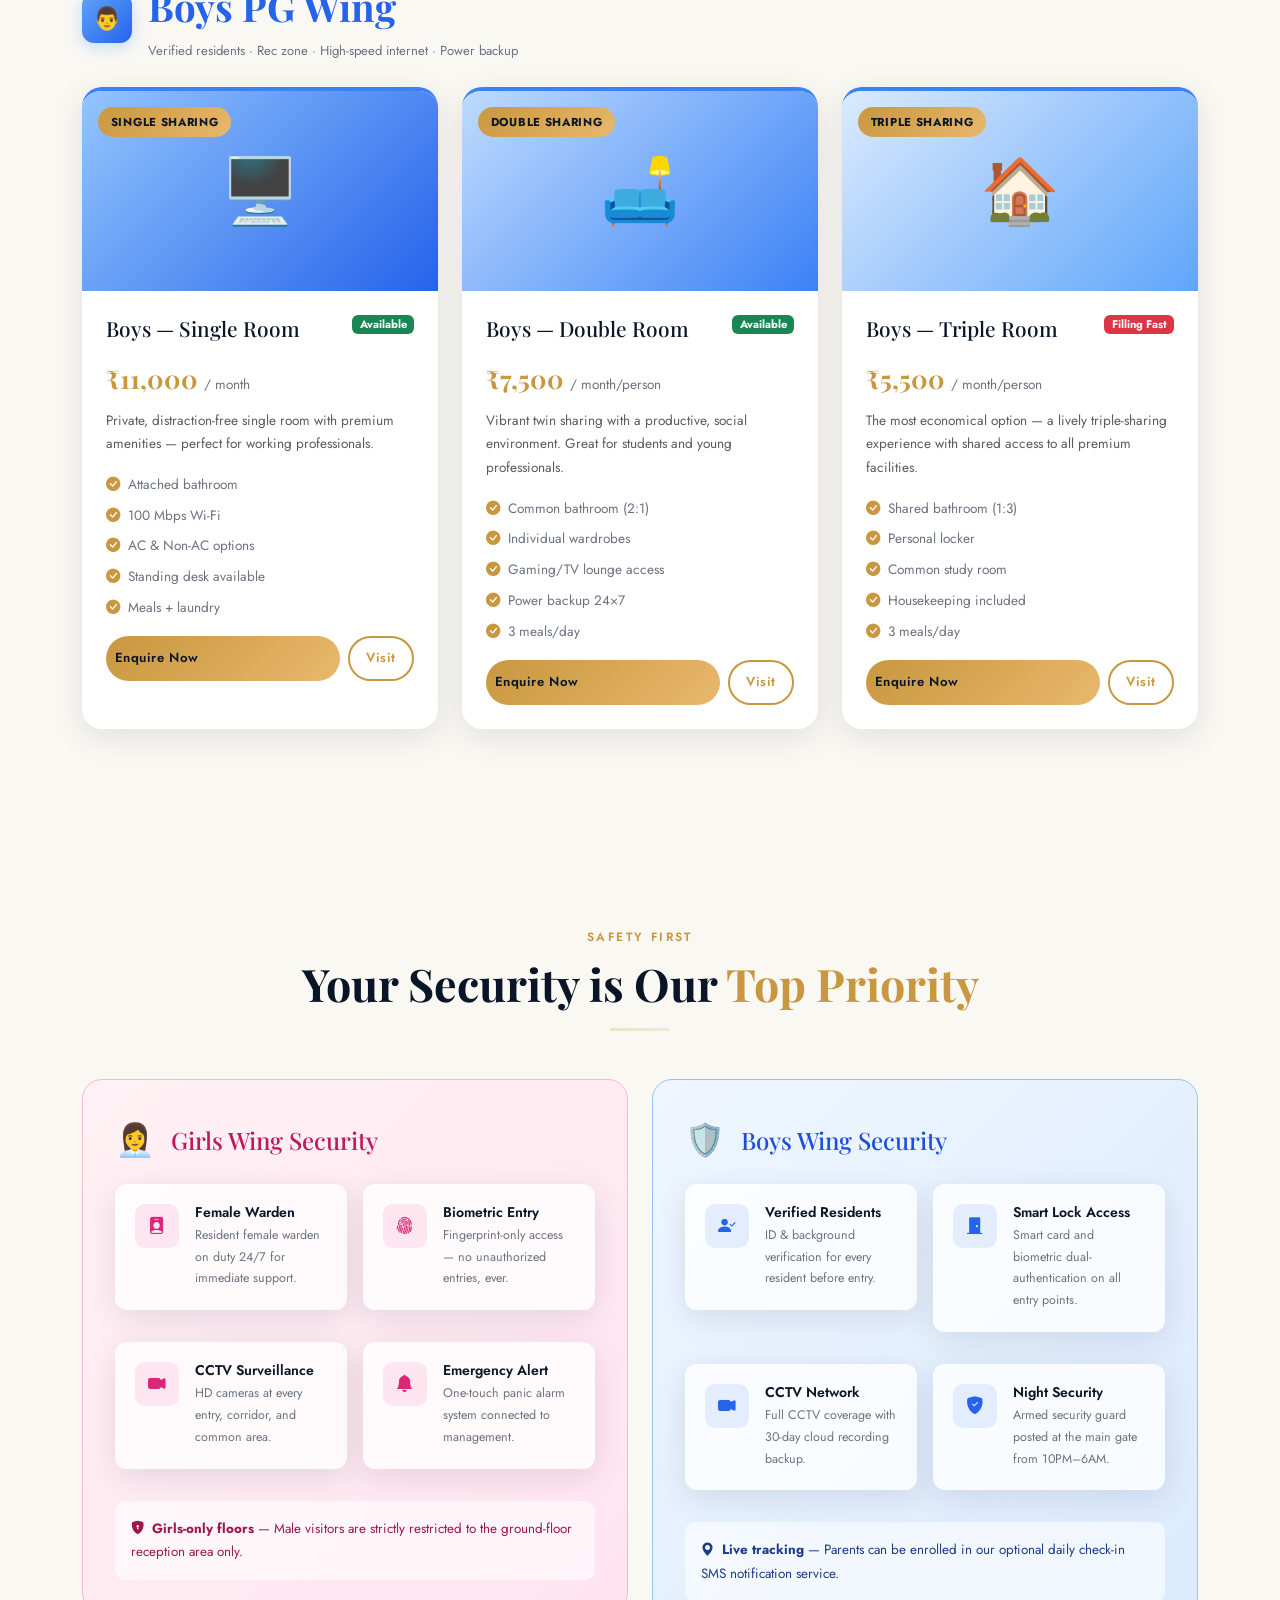
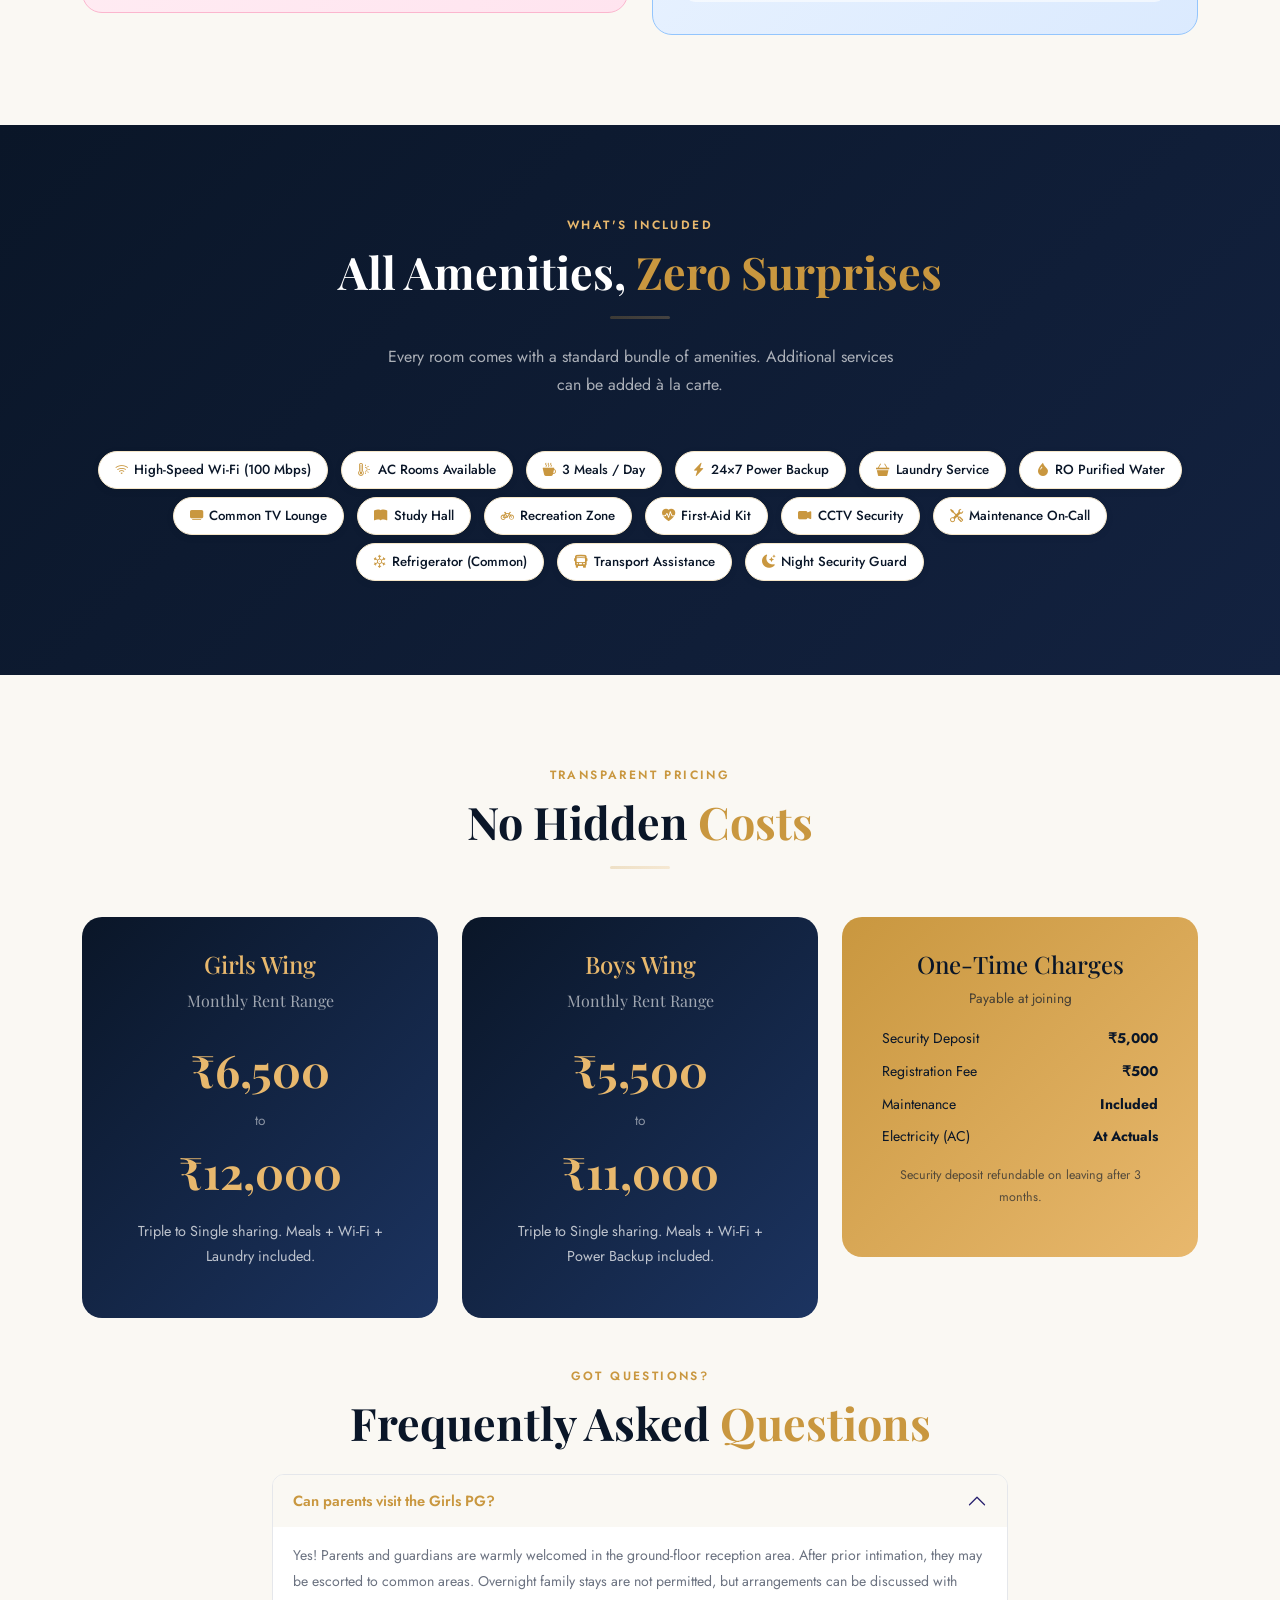
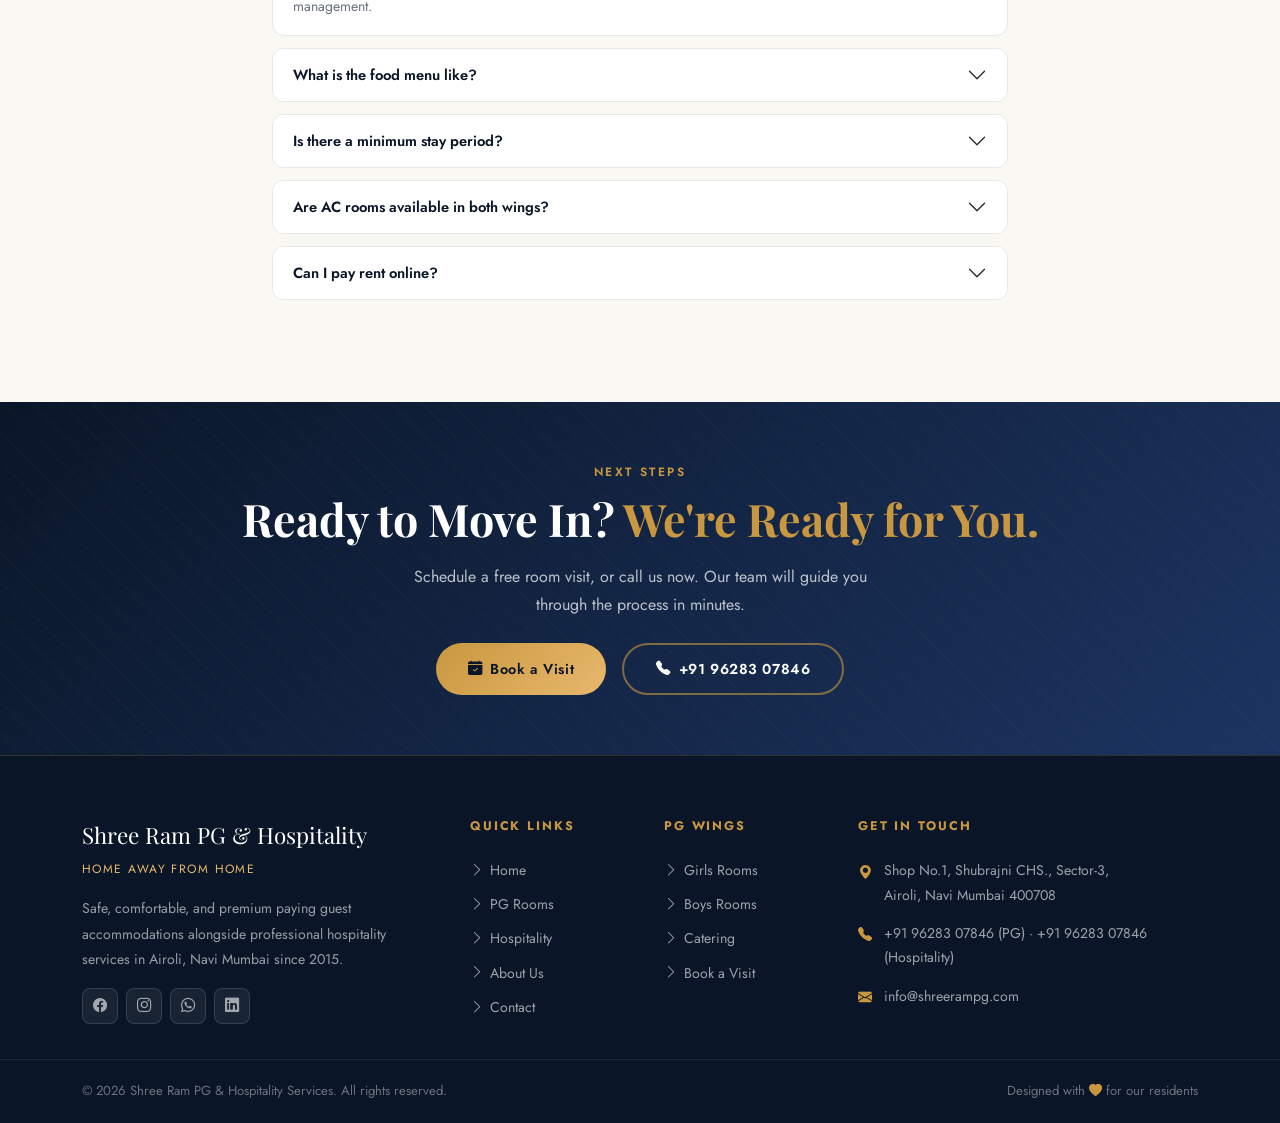
<file: pg-rooms.html>
<!DOCTYPE html>
<html lang="en">
<head>
  <meta charset="UTF-8" />
  <meta name="viewport" content="width=device-width, initial-scale=1.0" />
  <meta name="description" content="Explore PG room options at Shree Ram — Single, Double, and Triple sharing for Girls and Boys. AC rooms, meals, Wi-Fi, and 24/7 security in Airoli, Navi Mumbai." />
  <title>PG Rooms | Shree Ram PG & Hospitality Services</title>
  <link rel="stylesheet" href="https://cdn.jsdelivr.net/npm/bootstrap@5.3.3/dist/css/bootstrap.min.css" />
  <link rel="stylesheet" href="https://cdn.jsdelivr.net/npm/bootstrap-icons@1.11.3/font/bootstrap-icons.min.css" />
  <link rel="stylesheet" href="style.css" />
  <style>
    /* ─ Page-specific extras ─ */
    .filter-bar { display:flex; flex-wrap:wrap; gap:.6rem; justify-content:center; }
    .filter-btn {
      background: var(--white);
      border: 2px solid #E5E7EB;
      color: var(--text-dark);
      font-weight: 600;
      font-size: .83rem;
      padding: .45rem 1.3rem;
      border-radius: 50px;
      cursor: pointer;
      transition: all var(--transition);
    }
    .filter-btn:hover { border-color: var(--gold); color: var(--gold); }
    .filter-btn.active { background: var(--gold); border-color: var(--gold); color: var(--navy); }

    .room-col { transition: opacity .3s ease; }

    .girls-accent { border-top: 4px solid #e879a0; }
    .boys-accent  { border-top: 4px solid #3b82f6; }

    .room-img-girls-single  { background: linear-gradient(135deg,#f9a8d4 0%,#db2777 100%); }
    .room-img-girls-double  { background: linear-gradient(135deg,#fbcfe8 0%,#ec4899 100%); }
    .room-img-girls-triple  { background: linear-gradient(135deg,#fce7f3 0%,#f472b6 100%); }
    .room-img-boys-single   { background: linear-gradient(135deg,#93c5fd 0%,#2563eb 100%); }
    .room-img-boys-double   { background: linear-gradient(135deg,#bfdbfe 0%,#3b82f6 100%); }
    .room-img-boys-triple   { background: linear-gradient(135deg,#dbeafe 0%,#60a5fa 100%); }

    .room-img-inner {
      height:200px; display:flex; align-items:center; justify-content:center;
      font-size:4rem; position:relative;
    }

    .security-strip {
      background: linear-gradient(135deg,#fff1f5,#ffe4ef);
      border: 1.5px solid #fbb6ce;
      border-radius: var(--radius-lg);
      padding: 2rem;
    }
    .security-strip.boys-strip {
      background: linear-gradient(135deg,#eff6ff,#dbeafe);
      border-color: #93c5fd;
    }

    .wing-section-title {
      font-family: var(--font-serif);
      font-size: clamp(1.6rem,3vw,2.4rem);
      font-weight: 700;
    }
    .wing-tag-girls { color: #db2777; }
    .wing-tag-boys  { color: #2563eb; }

    .faq-accordion .accordion-button {
      font-family: var(--font-sans);
      font-weight: 600;
      font-size: .92rem;
      color: var(--navy);
      background: var(--white);
    }
    .faq-accordion .accordion-button:not(.collapsed) {
      color: var(--gold);
      background: var(--ivory);
      box-shadow: none;
    }
    .faq-accordion .accordion-button::after {
      filter: hue-rotate(30deg);
    }
    .faq-accordion .accordion-item {
      border: 1.5px solid #E5E7EB;
      border-radius: var(--radius) !important;
      margin-bottom: .75rem;
      overflow: hidden;
    }
    .faq-accordion .accordion-body {
      font-size: .88rem; color: var(--text-muted); line-height: 1.8;
    }

    .pricing-note {
      background: linear-gradient(135deg,var(--navy),var(--navy-light));
      border-radius: var(--radius-lg);
      padding: 2rem 2.5rem;
      color: var(--white);
    }
    .pricing-note h4 { color: var(--gold-light); }
    .pricing-note p  { color: rgba(255,255,255,.72); font-size:.9rem; }
  </style>
</head>
<body>

<!-- ═══ NAVBAR ═══ -->
<nav class="navbar navbar-expand-lg navbar-main fixed-top" id="mainNavbar">
  <div class="container">
    <a class="navbar-brand d-flex align-items-center gap-2" href="index.html">
      <div>
        <div class="brand-name">Shree Ram</div>
        <div class="brand-tagline">PG & Hospitality</div>
      </div>
    </a>
    <button class="navbar-toggler border-0" type="button" data-bs-toggle="collapse" data-bs-target="#navbarNav">
      <i class="bi bi-list text-white fs-4"></i>
    </button>
    <div class="collapse navbar-collapse justify-content-end" id="navbarNav">
      <ul class="navbar-nav align-items-lg-center gap-lg-1 me-lg-3">
        <li class="nav-item"><a class="nav-link" href="index.html">Home</a></li>
        <li class="nav-item"><a class="nav-link active" href="pg-rooms.html">PG Rooms</a></li>
        <li class="nav-item"><a class="nav-link" href="hospitality.html">Hospitality</a></li>
        <li class="nav-item"><a class="nav-link" href="about-owner.html">About Us</a></li>
        <li class="nav-item"><a class="nav-link" href="contact.html">Contact</a></li>
      </ul>
      <a href="contact.html" class="btn-nav-cta">Book Now</a>
    </div>
  </div>
</nav>

<!-- ═══ PAGE HERO ═══ -->
<section class="page-hero">
  <div class="container position-relative">
    <nav aria-label="breadcrumb" class="mb-3">
      <ol class="breadcrumb mb-0">
        <li class="breadcrumb-item"><a href="index.html">Home</a></li>
        <li class="breadcrumb-item active">PG Rooms</li>
      </ol>
    </nav>
    <div class="row align-items-center gy-4">
      <div class="col-lg-7">
        <span class="section-label">Accommodation Options</span>
        <h1>Premium PG Rooms for <span class="text-gold">Girls & Boys</span></h1>
        <p>Thoughtfully furnished rooms with modern amenities, home-style meals, and round-the-clock support — choose the configuration that fits your lifestyle.</p>
      </div>
      <div class="col-lg-5">
        <div class="row g-3 text-center">
          <div class="col-6">
            <div style="background:rgba(255,255,255,.07);border:1px solid rgba(255,255,255,.15);border-radius:var(--radius);padding:1.25rem;">
              <div style="font-family:var(--font-serif);font-size:2.2rem;color:var(--gold-light);font-weight:700;">6</div>
              <div style="font-size:.8rem;color:rgba(255,255,255,.6);text-transform:uppercase;letter-spacing:.06em;">Room Types</div>
            </div>
          </div>
          <div class="col-6">
            <div style="background:rgba(255,255,255,.07);border:1px solid rgba(255,255,255,.15);border-radius:var(--radius);padding:1.25rem;">
              <div style="font-family:var(--font-serif);font-size:2.2rem;color:var(--gold-light);font-weight:700;">350+</div>
              <div style="font-size:.8rem;color:rgba(255,255,255,.6);text-transform:uppercase;letter-spacing:.06em;">Happy Residents</div>
            </div>
          </div>
          <div class="col-6">
            <div style="background:rgba(255,255,255,.07);border:1px solid rgba(255,255,255,.15);border-radius:var(--radius);padding:1.25rem;">
              <div style="font-family:var(--font-serif);font-size:2.2rem;color:var(--gold-light);font-weight:700;">AC/Non</div>
              <div style="font-size:.8rem;color:rgba(255,255,255,.6);text-transform:uppercase;letter-spacing:.06em;">Both Available</div>
            </div>
          </div>
          <div class="col-6">
            <div style="background:rgba(255,255,255,.07);border:1px solid rgba(255,255,255,.15);border-radius:var(--radius);padding:1.25rem;">
              <div style="font-family:var(--font-serif);font-size:2.2rem;color:var(--gold-light);font-weight:700;">24/7</div>
              <div style="font-size:.8rem;color:rgba(255,255,255,.6);text-transform:uppercase;letter-spacing:.06em;">Security Cover</div>
            </div>
          </div>
        </div>
      </div>
    </div>
  </div>
</section>

<!-- ═══ FILTER BAR ═══ -->
<section class="section-pad-sm bg-ivory">
  <div class="container">
    <div class="text-center mb-4 fade-up">
      <span class="section-label">Filter Rooms</span>
      <h2 class="section-title">Find Your <span class="text-gold">Perfect Room</span></h2>
      <hr class="divider-gold mx-auto" />
    </div>
    <div class="filter-bar mb-5 fade-up">
      <button class="filter-btn active" data-filter="all">All Rooms</button>
      <button class="filter-btn" data-filter="girls">👩 Girls Wing</button>
      <button class="filter-btn" data-filter="boys">👨 Boys Wing</button>
    </div>

    <!-- ── GIRLS ROOMS ── -->
    <div id="girls" class="mb-5">
      <div class="d-flex align-items-center gap-3 mb-4 fade-up">
        <div style="width:50px;height:50px;background:linear-gradient(135deg,#ec4899,#db2777);border-radius:12px;display:flex;align-items:center;justify-content:center;font-size:1.4rem;box-shadow:0 4px 16px rgba(236,72,153,.35);">👩</div>
        <div>
          <div class="wing-section-title wing-tag-girls">Girls PG Wing</div>
          <div style="font-size:.82rem;color:var(--text-muted);">Managed by female wardens · All-women floors · Biometric secured</div>
        </div>
      </div>
      <div class="row g-4">

        <!-- Single Room Girls -->
        <div class="col-lg-4 col-md-6 room-col fade-up">
          <div class="room-card girls-accent" data-wing="girls">
            <div class="room-img room-img-girls-single">
              <div class="room-img-inner">🛏️</div>
              <div class="room-badge">Single Sharing</div>
            </div>
            <div class="room-body">
              <div class="d-flex justify-content-between align-items-start mb-2">
                <h3 class="room-title">Girls — Single Room</h3>
                <span class="badge bg-success" style="font-size:.7rem;">Available</span>
              </div>
              <div class="room-price">₹12,000 <span>/ month</span></div>
              <p class="text-muted mt-2 mb-3" style="font-size:.85rem;">Ultimate privacy in a spacious single-occupancy room with attached bathroom and dedicated study desk.</p>
              <div class="room-feature"><i class="bi bi-check-circle-fill"></i> Attached bathroom</div>
              <div class="room-feature"><i class="bi bi-check-circle-fill"></i> Study table + bookshelf</div>
              <div class="room-feature"><i class="bi bi-check-circle-fill"></i> AC & Non-AC options</div>
              <div class="room-feature"><i class="bi bi-check-circle-fill"></i> Wardrobe included</div>
              <div class="room-feature"><i class="bi bi-check-circle-fill"></i> 3 meals/day included</div>
              <div class="d-flex gap-2 mt-3">
                <button class="btn-gold w-100" style="font-size:.82rem;padding:.55rem;" data-open-inquiry>Enquire Now</button>
                <a href="contact.html" class="btn-outline-gold" style="font-size:.82rem;padding:.55rem 1rem;">Visit</a>
              </div>
            </div>
          </div>
        </div>

        <!-- Double Room Girls -->
        <div class="col-lg-4 col-md-6 room-col fade-up fade-up-delay-1">
          <div class="room-card girls-accent" data-wing="girls">
            <div class="room-img room-img-girls-double">
              <div class="room-img-inner">🛏️🛏️</div>
              <div class="room-badge">Double Sharing</div>
            </div>
            <div class="room-body">
              <div class="d-flex justify-content-between align-items-start mb-2">
                <h3 class="room-title">Girls — Double Room</h3>
                <span class="badge bg-warning text-dark" style="font-size:.7rem;">1 Seat Left</span>
              </div>
              <div class="room-price">₹8,500 <span>/ month/person</span></div>
              <p class="text-muted mt-2 mb-3" style="font-size:.85rem;">Comfortable twin-sharing room — ideal for friends or new flatmates in a safe, monitored environment.</p>
              <div class="room-feature"><i class="bi bi-check-circle-fill"></i> Common / attached bath</div>
              <div class="room-feature"><i class="bi bi-check-circle-fill"></i> Individual study zones</div>
              <div class="room-feature"><i class="bi bi-check-circle-fill"></i> High-speed Wi-Fi</div>
              <div class="room-feature"><i class="bi bi-check-circle-fill"></i> Power backup</div>
              <div class="room-feature"><i class="bi bi-check-circle-fill"></i> 3 meals/day included</div>
              <div class="d-flex gap-2 mt-3">
                <button class="btn-gold w-100" style="font-size:.82rem;padding:.55rem;" data-open-inquiry>Enquire Now</button>
                <a href="contact.html" class="btn-outline-gold" style="font-size:.82rem;padding:.55rem 1rem;">Visit</a>
              </div>
            </div>
          </div>
        </div>

        <!-- Triple Room Girls -->
        <div class="col-lg-4 col-md-6 room-col fade-up fade-up-delay-2">
          <div class="room-card girls-accent" data-wing="girls">
            <div class="room-img room-img-girls-triple">
              <div class="room-img-inner">🛏️🛏️🛏️</div>
              <div class="room-badge">Triple Sharing</div>
            </div>
            <div class="room-body">
              <div class="d-flex justify-content-between align-items-start mb-2">
                <h3 class="room-title">Girls — Triple Room</h3>
                <span class="badge bg-success" style="font-size:.7rem;">Available</span>
              </div>
              <div class="room-price">₹6,500 <span>/ month/person</span></div>
              <p class="text-muted mt-2 mb-3" style="font-size:.85rem;">Budget-friendly triple-sharing — vibrant community living without compromising on comfort and safety.</p>
              <div class="room-feature"><i class="bi bi-check-circle-fill"></i> Spacious common bath</div>
              <div class="room-feature"><i class="bi bi-check-circle-fill"></i> Individual lockers</div>
              <div class="room-feature"><i class="bi bi-check-circle-fill"></i> Laundry included</div>
              <div class="room-feature"><i class="bi bi-check-circle-fill"></i> Common study hall</div>
              <div class="room-feature"><i class="bi bi-check-circle-fill"></i> 3 meals/day included</div>
              <div class="d-flex gap-2 mt-3">
                <button class="btn-gold w-100" style="font-size:.82rem;padding:.55rem;" data-open-inquiry>Enquire Now</button>
                <a href="contact.html" class="btn-outline-gold" style="font-size:.82rem;padding:.55rem 1rem;">Visit</a>
              </div>
            </div>
          </div>
        </div>
      </div>
    </div>

    <!-- ── BOYS ROOMS ── -->
    <div id="boys" class="mb-5">
      <div class="d-flex align-items-center gap-3 mb-4 fade-up">
        <div style="width:50px;height:50px;background:linear-gradient(135deg,#60a5fa,#2563eb);border-radius:12px;display:flex;align-items:center;justify-content:center;font-size:1.4rem;box-shadow:0 4px 16px rgba(96,165,250,.35);">👨</div>
        <div>
          <div class="wing-section-title wing-tag-boys">Boys PG Wing</div>
          <div style="font-size:.82rem;color:var(--text-muted);">Verified residents · Rec zone · High-speed internet · Power backup</div>
        </div>
      </div>
      <div class="row g-4">

        <!-- Single Room Boys -->
        <div class="col-lg-4 col-md-6 room-col fade-up">
          <div class="room-card boys-accent" data-wing="boys">
            <div class="room-img room-img-boys-single">
              <div class="room-img-inner">🖥️</div>
              <div class="room-badge">Single Sharing</div>
            </div>
            <div class="room-body">
              <div class="d-flex justify-content-between align-items-start mb-2">
                <h3 class="room-title">Boys — Single Room</h3>
                <span class="badge bg-success" style="font-size:.7rem;">Available</span>
              </div>
              <div class="room-price">₹11,000 <span>/ month</span></div>
              <p class="text-muted mt-2 mb-3" style="font-size:.85rem;">Private, distraction-free single room with premium amenities — perfect for working professionals.</p>
              <div class="room-feature"><i class="bi bi-check-circle-fill"></i> Attached bathroom</div>
              <div class="room-feature"><i class="bi bi-check-circle-fill"></i> 100 Mbps Wi-Fi</div>
              <div class="room-feature"><i class="bi bi-check-circle-fill"></i> AC & Non-AC options</div>
              <div class="room-feature"><i class="bi bi-check-circle-fill"></i> Standing desk available</div>
              <div class="room-feature"><i class="bi bi-check-circle-fill"></i> Meals + laundry</div>
              <div class="d-flex gap-2 mt-3">
                <button class="btn-gold w-100" style="font-size:.82rem;padding:.55rem;" data-open-inquiry>Enquire Now</button>
                <a href="contact.html" class="btn-outline-gold" style="font-size:.82rem;padding:.55rem 1rem;">Visit</a>
              </div>
            </div>
          </div>
        </div>

        <!-- Double Room Boys -->
        <div class="col-lg-4 col-md-6 room-col fade-up fade-up-delay-1">
          <div class="room-card boys-accent" data-wing="boys">
            <div class="room-img room-img-boys-double">
              <div class="room-img-inner">🛋️</div>
              <div class="room-badge">Double Sharing</div>
            </div>
            <div class="room-body">
              <div class="d-flex justify-content-between align-items-start mb-2">
                <h3 class="room-title">Boys — Double Room</h3>
                <span class="badge bg-success" style="font-size:.7rem;">Available</span>
              </div>
              <div class="room-price">₹7,500 <span>/ month/person</span></div>
              <p class="text-muted mt-2 mb-3" style="font-size:.85rem;">Vibrant twin sharing with a productive, social environment. Great for students and young professionals.</p>
              <div class="room-feature"><i class="bi bi-check-circle-fill"></i> Common bathroom (2:1)</div>
              <div class="room-feature"><i class="bi bi-check-circle-fill"></i> Individual wardrobes</div>
              <div class="room-feature"><i class="bi bi-check-circle-fill"></i> Gaming/TV lounge access</div>
              <div class="room-feature"><i class="bi bi-check-circle-fill"></i> Power backup 24×7</div>
              <div class="room-feature"><i class="bi bi-check-circle-fill"></i> 3 meals/day</div>
              <div class="d-flex gap-2 mt-3">
                <button class="btn-gold w-100" style="font-size:.82rem;padding:.55rem;" data-open-inquiry>Enquire Now</button>
                <a href="contact.html" class="btn-outline-gold" style="font-size:.82rem;padding:.55rem 1rem;">Visit</a>
              </div>
            </div>
          </div>
        </div>

        <!-- Triple Room Boys -->
        <div class="col-lg-4 col-md-6 room-col fade-up fade-up-delay-2">
          <div class="room-card boys-accent" data-wing="boys">
            <div class="room-img room-img-boys-triple">
              <div class="room-img-inner">🏠</div>
              <div class="room-badge">Triple Sharing</div>
            </div>
            <div class="room-body">
              <div class="d-flex justify-content-between align-items-start mb-2">
                <h3 class="room-title">Boys — Triple Room</h3>
                <span class="badge bg-danger" style="font-size:.7rem;">Filling Fast</span>
              </div>
              <div class="room-price">₹5,500 <span>/ month/person</span></div>
              <p class="text-muted mt-2 mb-3" style="font-size:.85rem;">The most economical option — a lively triple-sharing experience with shared access to all premium facilities.</p>
              <div class="room-feature"><i class="bi bi-check-circle-fill"></i> Shared bathroom (1:3)</div>
              <div class="room-feature"><i class="bi bi-check-circle-fill"></i> Personal locker</div>
              <div class="room-feature"><i class="bi bi-check-circle-fill"></i> Common study room</div>
              <div class="room-feature"><i class="bi bi-check-circle-fill"></i> Housekeeping included</div>
              <div class="room-feature"><i class="bi bi-check-circle-fill"></i> 3 meals/day</div>
              <div class="d-flex gap-2 mt-3">
                <button class="btn-gold w-100" style="font-size:.82rem;padding:.55rem;" data-open-inquiry>Enquire Now</button>
                <a href="contact.html" class="btn-outline-gold" style="font-size:.82rem;padding:.55rem 1rem;">Visit</a>
              </div>
            </div>
          </div>
        </div>
      </div>
    </div>
  </div>
</section>

<!-- ═══ SAFETY & SECURITY ═══ -->
<section class="section-pad" style="background:var(--ivory);">
  <div class="container">
    <div class="text-center mb-5 fade-up">
      <span class="section-label">Safety First</span>
      <h2 class="section-title">Your Security is Our <span class="text-gold">Top Priority</span></h2>
      <hr class="divider-gold mx-auto" />
    </div>
    <div class="row g-4">
      <!-- Girls Security -->
      <div class="col-lg-6 fade-up">
        <div class="security-strip">
          <div class="d-flex align-items-center gap-3 mb-3">
            <div style="font-size:2rem;">👩‍💼</div>
            <h4 style="font-family:var(--font-serif);color:#be185d;margin:0;">Girls Wing Security</h4>
          </div>
          <div class="row g-3">
            <div class="col-sm-6">
              <div class="safety-item" style="background:rgba(255,255,255,.8);">
                <div class="icon-box-sm" style="background:rgba(236,72,153,.12);color:#db2777;"><i class="bi bi-person-badge-fill"></i></div>
                <div><h6 style="font-size:.88rem;">Female Warden</h6><p style="font-size:.78rem;">Resident female warden on duty 24/7 for immediate support.</p></div>
              </div>
            </div>
            <div class="col-sm-6">
              <div class="safety-item" style="background:rgba(255,255,255,.8);">
                <div class="icon-box-sm" style="background:rgba(236,72,153,.12);color:#db2777;"><i class="bi bi-fingerprint"></i></div>
                <div><h6 style="font-size:.88rem;">Biometric Entry</h6><p style="font-size:.78rem;">Fingerprint-only access — no unauthorized entries, ever.</p></div>
              </div>
            </div>
            <div class="col-sm-6">
              <div class="safety-item" style="background:rgba(255,255,255,.8);">
                <div class="icon-box-sm" style="background:rgba(236,72,153,.12);color:#db2777;"><i class="bi bi-camera-video-fill"></i></div>
                <div><h6 style="font-size:.88rem;">CCTV Surveillance</h6><p style="font-size:.78rem;">HD cameras at every entry, corridor, and common area.</p></div>
              </div>
            </div>
            <div class="col-sm-6">
              <div class="safety-item" style="background:rgba(255,255,255,.8);">
                <div class="icon-box-sm" style="background:rgba(236,72,153,.12);color:#db2777;"><i class="bi bi-bell-fill"></i></div>
                <div><h6 style="font-size:.88rem;">Emergency Alert</h6><p style="font-size:.78rem;">One-touch panic alarm system connected to management.</p></div>
              </div>
            </div>
          </div>
          <div class="mt-3 p-3" style="background:rgba(255,255,255,.6);border-radius:10px;font-size:.84rem;color:#9d174d;">
            <i class="bi bi-shield-lock-fill me-2"></i><strong>Girls-only floors</strong> — Male visitors are strictly restricted to the ground-floor reception area only.
          </div>
        </div>
      </div>
      <!-- Boys Security -->
      <div class="col-lg-6 fade-up fade-up-delay-1">
        <div class="security-strip boys-strip">
          <div class="d-flex align-items-center gap-3 mb-3">
            <div style="font-size:2rem;">🛡️</div>
            <h4 style="font-family:var(--font-serif);color:#1d4ed8;margin:0;">Boys Wing Security</h4>
          </div>
          <div class="row g-3">
            <div class="col-sm-6">
              <div class="safety-item" style="background:rgba(255,255,255,.8);">
                <div class="icon-box-sm" style="background:rgba(59,130,246,.12);color:#2563eb;"><i class="bi bi-person-check-fill"></i></div>
                <div><h6 style="font-size:.88rem;">Verified Residents</h6><p style="font-size:.78rem;">ID & background verification for every resident before entry.</p></div>
              </div>
            </div>
            <div class="col-sm-6">
              <div class="safety-item" style="background:rgba(255,255,255,.8);">
                <div class="icon-box-sm" style="background:rgba(59,130,246,.12);color:#2563eb;"><i class="bi bi-door-closed-fill"></i></div>
                <div><h6 style="font-size:.88rem;">Smart Lock Access</h6><p style="font-size:.78rem;">Smart card and biometric dual-authentication on all entry points.</p></div>
              </div>
            </div>
            <div class="col-sm-6">
              <div class="safety-item" style="background:rgba(255,255,255,.8);">
                <div class="icon-box-sm" style="background:rgba(59,130,246,.12);color:#2563eb;"><i class="bi bi-camera-video-fill"></i></div>
                <div><h6 style="font-size:.88rem;">CCTV Network</h6><p style="font-size:.78rem;">Full CCTV coverage with 30-day cloud recording backup.</p></div>
              </div>
            </div>
            <div class="col-sm-6">
              <div class="safety-item" style="background:rgba(255,255,255,.8);">
                <div class="icon-box-sm" style="background:rgba(59,130,246,.12);color:#2563eb;"><i class="bi bi-shield-fill-check"></i></div>
                <div><h6 style="font-size:.88rem;">Night Security</h6><p style="font-size:.78rem;">Armed security guard posted at the main gate from 10PM–6AM.</p></div>
              </div>
            </div>
          </div>
          <div class="mt-3 p-3" style="background:rgba(255,255,255,.6);border-radius:10px;font-size:.84rem;color:#1e3a8a;">
            <i class="bi bi-geo-alt-fill me-2"></i><strong>Live tracking</strong> — Parents can be enrolled in our optional daily check-in SMS notification service.
          </div>
        </div>
      </div>
    </div>
  </div>
</section>

<!-- ═══ AMENITIES ═══ -->
<section class="section-pad bg-navy-section">
  <div class="container">
    <div class="text-center mb-5 fade-up">
      <span class="section-label">What's Included</span>
      <h2 class="section-title">All Amenities, <span class="text-gold">Zero Surprises</span></h2>
      <hr class="divider-gold mx-auto" />
      <p style="color:rgba(255,255,255,.65);max-width:520px;margin:0 auto;">Every room comes with a standard bundle of amenities. Additional services can be added à la carte.</p>
    </div>
    <div class="text-center fade-up">
      <span class="amenity-pill"><i class="bi bi-wifi"></i> High-Speed Wi-Fi (100 Mbps)</span>
      <span class="amenity-pill"><i class="bi bi-thermometer-sun"></i> AC Rooms Available</span>
      <span class="amenity-pill"><i class="bi bi-cup-hot-fill"></i> 3 Meals / Day</span>
      <span class="amenity-pill"><i class="bi bi-lightning-charge-fill"></i> 24×7 Power Backup</span>
      <span class="amenity-pill"><i class="bi bi-basket3-fill"></i> Laundry Service</span>
      <span class="amenity-pill"><i class="bi bi-droplet-fill"></i> RO Purified Water</span>
      <span class="amenity-pill"><i class="bi bi-tv-fill"></i> Common TV Lounge</span>
      <span class="amenity-pill"><i class="bi bi-book-fill"></i> Study Hall</span>
      <span class="amenity-pill"><i class="bi bi-bicycle"></i> Recreation Zone</span>
      <span class="amenity-pill"><i class="bi bi-heart-pulse-fill"></i> First-Aid Kit</span>
      <span class="amenity-pill"><i class="bi bi-camera-video-fill"></i> CCTV Security</span>
      <span class="amenity-pill"><i class="bi bi-tools"></i> Maintenance On-Call</span>
      <span class="amenity-pill"><i class="bi bi-snow3"></i> Refrigerator (Common)</span>
      <span class="amenity-pill"><i class="bi bi-bus-front-fill"></i> Transport Assistance</span>
      <span class="amenity-pill"><i class="bi bi-moon-stars-fill"></i> Night Security Guard</span>
    </div>
  </div>
</section>

<!-- ═══ PRICING SUMMARY ═══ -->
<section class="section-pad">
  <div class="container">
    <div class="text-center mb-5 fade-up">
      <span class="section-label">Transparent Pricing</span>
      <h2 class="section-title">No Hidden <span class="text-gold">Costs</span></h2>
      <hr class="divider-gold mx-auto" />
    </div>
    <div class="row g-4 mb-5">
      <div class="col-md-4 fade-up">
        <div class="pricing-note text-center">
          <h4>Girls Wing</h4>
          <div style="font-family:var(--font-serif);font-size:1rem;color:rgba(255,255,255,.6);margin:.5rem 0 1rem;">Monthly Rent Range</div>
          <div style="font-family:var(--font-serif);font-size:2.8rem;font-weight:700;color:var(--gold-light);">₹6,500</div>
          <div style="color:rgba(255,255,255,.5);font-size:.85rem;">to</div>
          <div style="font-family:var(--font-serif);font-size:2.8rem;font-weight:700;color:var(--gold-light);">₹12,000</div>
          <p class="mt-2">Triple to Single sharing. Meals + Wi-Fi + Laundry included.</p>
        </div>
      </div>
      <div class="col-md-4 fade-up fade-up-delay-1">
        <div class="pricing-note text-center">
          <h4>Boys Wing</h4>
          <div style="font-family:var(--font-serif);font-size:1rem;color:rgba(255,255,255,.6);margin:.5rem 0 1rem;">Monthly Rent Range</div>
          <div style="font-family:var(--font-serif);font-size:2.8rem;font-weight:700;color:var(--gold-light);">₹5,500</div>
          <div style="color:rgba(255,255,255,.5);font-size:.85rem;">to</div>
          <div style="font-family:var(--font-serif);font-size:2.8rem;font-weight:700;color:var(--gold-light);">₹11,000</div>
          <p class="mt-2">Triple to Single sharing. Meals + Wi-Fi + Power Backup included.</p>
        </div>
      </div>
      <div class="col-md-4 fade-up fade-up-delay-2">
        <div class="pricing-note text-center" style="background:linear-gradient(135deg,var(--gold),var(--gold-light));color:var(--navy);">
          <h4 style="color:var(--navy);">One-Time Charges</h4>
          <div style="font-size:.85rem;color:rgba(10,22,40,.7);margin:.5rem 0 1rem;">Payable at joining</div>
          <div class="d-flex justify-content-between mb-2" style="font-size:.88rem;">
            <span>Security Deposit</span><strong>₹5,000</strong>
          </div>
          <div class="d-flex justify-content-between mb-2" style="font-size:.88rem;">
            <span>Registration Fee</span><strong>₹500</strong>
          </div>
          <div class="d-flex justify-content-between mb-2" style="font-size:.88rem;">
            <span>Maintenance</span><strong>Included</strong>
          </div>
          <div class="d-flex justify-content-between" style="font-size:.88rem;">
            <span>Electricity (AC)</span><strong>At Actuals</strong>
          </div>
          <p class="mt-3" style="font-size:.78rem;color:rgba(10,22,40,.65);">Security deposit refundable on leaving after 3 months.</p>
        </div>
      </div>
    </div>

    <!-- FAQ -->
    <div class="row justify-content-center fade-up">
      <div class="col-lg-8">
        <div class="text-center mb-4">
          <span class="section-label">Got Questions?</span>
          <h3 class="section-title">Frequently Asked <span class="text-gold">Questions</span></h3>
        </div>
        <div class="accordion faq-accordion" id="faqAccordion">
          <div class="accordion-item">
            <h2 class="accordion-header">
              <button class="accordion-button" type="button" data-bs-toggle="collapse" data-bs-target="#faq1">Can parents visit the Girls PG?</button>
            </h2>
            <div id="faq1" class="accordion-collapse collapse show" data-bs-parent="#faqAccordion">
              <div class="accordion-body">Yes! Parents and guardians are warmly welcomed in the ground-floor reception area. After prior intimation, they may be escorted to common areas. Overnight family stays are not permitted, but arrangements can be discussed with management.</div>
            </div>
          </div>
          <div class="accordion-item">
            <h2 class="accordion-header">
              <button class="accordion-button collapsed" type="button" data-bs-toggle="collapse" data-bs-target="#faq2">What is the food menu like?</button>
            </h2>
            <div id="faq2" class="accordion-collapse collapse" data-bs-parent="#faqAccordion">
              <div class="accordion-body">We serve home-style North Indian meals — breakfast, lunch, and dinner — prepared fresh daily by our in-house cook. The weekly menu is rotated to ensure variety. Special dietary requirements (vegetarian/Jain/diabetic) can be accommodated with prior notice.</div>
            </div>
          </div>
          <div class="accordion-item">
            <h2 class="accordion-header">
              <button class="accordion-button collapsed" type="button" data-bs-toggle="collapse" data-bs-target="#faq3">Is there a minimum stay period?</button>
            </h2>
            <div id="faq3" class="accordion-collapse collapse" data-bs-parent="#faqAccordion">
              <div class="accordion-body">The minimum stay is 3 months. Short-term stays of 1–2 months may be available based on room availability, typically at a 15% premium on the monthly rent. Security deposit is refunded after serving the minimum period.</div>
            </div>
          </div>
          <div class="accordion-item">
            <h2 class="accordion-header">
              <button class="accordion-button collapsed" type="button" data-bs-toggle="collapse" data-bs-target="#faq4">Are AC rooms available in both wings?</button>
            </h2>
            <div id="faq4" class="accordion-collapse collapse" data-bs-parent="#faqAccordion">
              <div class="accordion-body">Yes — AC is available in single and double-sharing rooms in both wings. Triple-sharing rooms are Non-AC with ceiling fans. AC electricity charges are billed separately at actuals (metered per room).</div>
            </div>
          </div>
          <div class="accordion-item">
            <h2 class="accordion-header">
              <button class="accordion-button collapsed" type="button" data-bs-toggle="collapse" data-bs-target="#faq5">Can I pay rent online?</button>
            </h2>
            <div id="faq5" class="accordion-collapse collapse" data-bs-parent="#faqAccordion">
              <div class="accordion-body">Absolutely. We accept UPI (Google Pay, PhonePe, Paytm), NEFT/IMPS bank transfer, and cash. Digital rent receipts are provided for all online payments. Rent is due by the 5th of every month.</div>
            </div>
          </div>
        </div>
      </div>
    </div>
  </div>
</section>

<!-- ═══ CTA ═══ -->
<section class="cta-banner">
  <div class="container position-relative text-center fade-up">
    <span class="section-label">Next Steps</span>
    <h2 class="section-title">Ready to Move In? <span class="text-gold">We're Ready for You.</span></h2>
    <p class="mb-4" style="color:rgba(255,255,255,.72);max-width:500px;margin:0 auto 1.5rem;">Schedule a free room visit, or call us now. Our team will guide you through the process in minutes.</p>
    <div class="d-flex justify-content-center flex-wrap gap-3">
      <a href="contact.html" class="btn-gold"><i class="bi bi-calendar-check-fill"></i> Book a Visit</a>
      <a href="tel:+919628307846" class="btn-outline-light-gold"><i class="bi bi-telephone-fill"></i> +91 96283 07846</a>
    </div>
  </div>
</section>

<!-- ═══ FOOTER ═══ -->
<footer class="footer-main">
  <div class="container">
    <div class="row g-5">
      <div class="col-lg-4">
        <div class="footer-brand-name">Shree Ram PG &amp; Hospitality</div>
        <div class="footer-brand-tagline">Home Away From Home</div>
        <p class="footer-about">Safe, comfortable, and premium paying guest accommodations alongside professional hospitality services in Airoli, Navi Mumbai since 2015.</p>
        <div class="d-flex gap-2 mt-3 footer-social">
          <a href="#" aria-label="Facebook"><i class="bi bi-facebook"></i></a>
          <a href="#" aria-label="Instagram"><i class="bi bi-instagram"></i></a>
          <a href="#" aria-label="WhatsApp"><i class="bi bi-whatsapp"></i></a>
          <a href="#" aria-label="LinkedIn"><i class="bi bi-linkedin"></i></a>
        </div>
      </div>
      <div class="col-sm-6 col-lg-2">
        <div class="footer-heading">Quick Links</div>
        <ul class="footer-links">
          <li><a href="index.html"><i class="bi bi-chevron-right"></i>Home</a></li>
          <li><a href="pg-rooms.html"><i class="bi bi-chevron-right"></i>PG Rooms</a></li>
          <li><a href="hospitality.html"><i class="bi bi-chevron-right"></i>Hospitality</a></li>
          <li><a href="about-owner.html"><i class="bi bi-chevron-right"></i>About Us</a></li>
          <li><a href="contact.html"><i class="bi bi-chevron-right"></i>Contact</a></li>
        </ul>
      </div>
      <div class="col-sm-6 col-lg-2">
        <div class="footer-heading">PG Wings</div>
        <ul class="footer-links">
          <li><a href="#girls"><i class="bi bi-chevron-right"></i>Girls Rooms</a></li>
          <li><a href="#boys"><i class="bi bi-chevron-right"></i>Boys Rooms</a></li>
          <li><a href="hospitality.html"><i class="bi bi-chevron-right"></i>Catering</a></li>
          <li><a href="contact.html"><i class="bi bi-chevron-right"></i>Book a Visit</a></li>
        </ul>
      </div>
      <div class="col-lg-4">
        <div class="footer-heading">Get In Touch</div>
        <div class="footer-contact-item"><i class="bi bi-geo-alt-fill"></i><span>Shop No.1, Shubrajni CHS., Sector-3, <br>Airoli, Navi Mumbai 400708</span></div>
        <div class="footer-contact-item"><i class="bi bi-telephone-fill"></i><span>+91 96283 07846 (PG) · +91 96283 07846 (Hospitality)</span></div>
        <div class="footer-contact-item"><i class="bi bi-envelope-fill"></i><span>info@shreerampg.com</span></div>
      </div>
    </div>
  </div>
  <div class="footer-bottom mt-4">
    <div class="container d-flex flex-wrap justify-content-between align-items-center">
      <p>© 2026 Shree Ram PG &amp; Hospitality Services. All rights reserved.</p>
      <p>Designed with <i class="bi bi-heart-fill text-gold"></i> for our residents</p>
    </div>
  </div>
</footer>

<!-- Inquiry Modal -->
<div class="modal fade inquiry-modal" id="inquiryModal" tabindex="-1" aria-label="Room Inquiry">
  <div class="modal-dialog modal-dialog-centered">
    <div class="modal-content">
      <div class="modal-header">
        <h5 class="modal-title"><i class="bi bi-chat-dots-fill me-2 text-gold"></i>Quick Room Inquiry</h5>
        <button type="button" class="btn-close" data-bs-dismiss="modal"></button>
      </div>
      <div class="modal-body">
        <form id="inquiryForm">
          <div class="row g-3">
            <div class="col-md-6">
              <label class="form-label">Full Name *</label>
              <input type="text" class="form-control" placeholder="Your name" required />
            </div>
            <div class="col-md-6">
              <label class="form-label">Phone Number *</label>
              <input type="tel" class="form-control" placeholder="+91 XXXXX XXXXX" required />
            </div>
            <div class="col-md-6">
              <label class="form-label">Wing Preference</label>
              <select class="form-select">
                <option>Girls Wing</option>
                <option>Boys Wing</option>
              </select>
            </div>
            <div class="col-md-6">
              <label class="form-label">Room Type</label>
              <select class="form-select">
                <option>Single Sharing</option>
                <option>Double Sharing</option>
                <option>Triple Sharing</option>
              </select>
            </div>
            <div class="col-12">
              <label class="form-label">Expected Move-in Date</label>
              <input type="date" class="form-control" />
            </div>
            <div class="col-12">
              <button type="submit" class="btn-gold w-100"><i class="bi bi-send-fill me-2"></i>Send Inquiry</button>
            </div>
          </div>
        </form>
      </div>
    </div>
  </div>
</div>

<button id="scrollToTop" aria-label="Scroll to top"><i class="bi bi-arrow-up"></i></button>
<a href="tel:+919876543210" id="callNowBtn" aria-label="Call Now">
  <i class="bi bi-telephone-fill"></i><span class="call-text">Call Now</span>
</a>

<script src="https://cdn.jsdelivr.net/npm/bootstrap@5.3.3/dist/js/bootstrap.bundle.min.js"></script>
<script src="main.js"></script>
</body>
</html>
</file>
<file: style.css>
/* ===================================================
   SHREE RAM PG & HOSPITALITY — style.css
   Theme: Luxury Living | Navy · Gold · Ivory
   =================================================== */

/* ---------- Google Fonts ---------- */
@import url('https://fonts.googleapis.com/css2?family=Playfair+Display:ital,wght@0,400;0,600;0,700;1,400&family=Jost:wght@300;400;500;600&display=swap');

/* ---------- CSS Variables ---------- */
:root {
  --navy:        #0A1628;
  --navy-mid:    #132240;
  --navy-light:  #1C3461;
  --gold:        #C9973F;
  --gold-light:  #E8B86D;
  --gold-pale:   #F5E6C8;
  --ivory:       #FAF8F3;
  --white:       #FFFFFF;
  --text-dark:   #1A1A2E;
  --text-muted:  #6B7280;
  --shadow-lg:   0 20px 60px rgba(10,22,40,0.18);
  --shadow-card: 0 8px 32px rgba(10,22,40,0.10);
  --radius:      12px;
  --radius-lg:   20px;
  --transition:  0.35s cubic-bezier(0.4, 0, 0.2, 1);
  --font-serif:  'Playfair Display', Georgia, serif;
  --font-sans:   'Jost', 'Helvetica Neue', sans-serif;
}

/* ---------- Reset & Base ---------- */
*, *::before, *::after { box-sizing: border-box; }

html { scroll-behavior: smooth; font-size: 16px; }

body {
  font-family: var(--font-sans);
  background: var(--ivory);
  color: var(--text-dark);
  line-height: 1.75;
  overflow-x: hidden;
}

h1, h2, h3, h4, h5 {
  font-family: var(--font-serif);
  color: var(--navy);
  line-height: 1.25;
}

a { text-decoration: none; transition: color var(--transition); }

img { max-width: 100%; }

/* ---------- Utility ---------- */
.text-gold  { color: var(--gold) !important; }
.text-navy  { color: var(--navy) !important; }
.bg-navy    { background-color: var(--navy) !important; }
.bg-ivory   { background-color: var(--ivory) !important; }
.fw-600     { font-weight: 600; }
.font-serif { font-family: var(--font-serif); }

.section-label {
  font-family: var(--font-sans);
  font-size: 0.75rem;
  font-weight: 600;
  letter-spacing: 0.2em;
  text-transform: uppercase;
  color: var(--gold);
  margin-bottom: 0.5rem;
  display: block;
}

.section-title {
  font-size: clamp(1.8rem, 3.5vw, 2.8rem);
  font-weight: 700;
  margin-bottom: 1rem;
}

.divider-gold {
  width: 60px;
  height: 3px;
  background: linear-gradient(90deg, var(--gold), var(--gold-light));
  border: none;
  margin: 0 0 1.5rem 0;
  border-radius: 2px;
}
.divider-gold.mx-auto { margin: 0 auto 1.5rem; }

/* ---------- Navbar ---------- */
.navbar-brand img { height: 42px; }

.navbar-main {
  background: rgba(10,22,40,0.97);
  backdrop-filter: blur(12px);
  -webkit-backdrop-filter: blur(12px);
  border-bottom: 1px solid rgba(201,151,63,0.2);
  padding: 0.6rem 0;
  transition: background var(--transition), box-shadow var(--transition);
}
.navbar-main.scrolled {
  box-shadow: 0 4px 24px rgba(0,0,0,0.3);
}

.navbar-main .nav-link {
  color: rgba(255,255,255,0.82) !important;
  font-size: 0.88rem;
  font-weight: 500;
  letter-spacing: 0.04em;
  padding: 0.5rem 0.9rem !important;
  position: relative;
  transition: color var(--transition);
}
.navbar-main .nav-link::after {
  content: '';
  position: absolute;
  bottom: 0; left: 0.9rem; right: 0.9rem;
  height: 2px;
  background: var(--gold);
  transform: scaleX(0);
  transition: transform var(--transition);
}
.navbar-main .nav-link:hover,
.navbar-main .nav-link.active {
  color: var(--gold) !important;
}
.navbar-main .nav-link:hover::after,
.navbar-main .nav-link.active::after { transform: scaleX(1); }

.navbar-main .brand-name {
  font-family: var(--font-serif);
  color: var(--white);
  font-size: 1.1rem;
  line-height: 1.2;
}
.navbar-main .brand-tagline {
  font-size: 0.65rem;
  color: var(--gold-light);
  letter-spacing: 0.12em;
  text-transform: uppercase;
}

.btn-nav-cta {
  background: linear-gradient(135deg, var(--gold), var(--gold-light));
  color: var(--navy) !important;
  font-weight: 600;
  font-size: 0.82rem;
  padding: 0.45rem 1.2rem !important;
  border-radius: 50px;
  letter-spacing: 0.04em;
}
.btn-nav-cta:hover {
  background: linear-gradient(135deg, var(--gold-light), var(--gold));
  transform: translateY(-1px);
  box-shadow: 0 4px 16px rgba(201,151,63,0.4);
}

/* ---------- Buttons ---------- */
.btn-gold {
  background: linear-gradient(135deg, var(--gold) 0%, var(--gold-light) 100%);
  color: var(--navy);
  font-weight: 600;
  font-size: 0.9rem;
  padding: 0.75rem 2rem;
  border-radius: 50px;
  border: none;
  letter-spacing: 0.04em;
  transition: all var(--transition);
  display: inline-flex; align-items: center; gap: 0.5rem;
}
.btn-gold:hover {
  box-shadow: 0 8px 28px rgba(201,151,63,0.45);
  transform: translateY(-2px);
  color: var(--navy);
}

.btn-outline-gold {
  background: transparent;
  color: var(--gold);
  border: 2px solid var(--gold);
  font-weight: 600;
  font-size: 0.9rem;
  padding: 0.7rem 2rem;
  border-radius: 50px;
  letter-spacing: 0.04em;
  transition: all var(--transition);
  display: inline-flex; align-items: center; gap: 0.5rem;
}
.btn-outline-gold:hover {
  background: var(--gold);
  color: var(--navy);
  box-shadow: 0 8px 28px rgba(201,151,63,0.35);
  transform: translateY(-2px);
}

.btn-outline-light-gold {
  background: transparent;
  color: var(--white);
  border: 2px solid rgba(201,151,63,0.6);
  font-weight: 600;
  font-size: 0.9rem;
  padding: 0.7rem 2rem;
  border-radius: 50px;
  letter-spacing: 0.04em;
  transition: all var(--transition);
  display: inline-flex; align-items: center; gap: 0.5rem;
}
.btn-outline-light-gold:hover {
  border-color: var(--gold-light);
  color: var(--gold-light);
  box-shadow: 0 8px 28px rgba(201,151,63,0.2);
  transform: translateY(-2px);
}

/* ---------- Hero Section ---------- */
.hero-section {
  min-height: 100vh;
  background: linear-gradient(135deg, var(--navy) 0%, var(--navy-mid) 50%, #0d2444 100%);
  position: relative;
  display: flex;
  align-items: center;
  overflow: hidden;
}

.hero-bg-pattern {
  position: absolute;
  inset: 0;
  opacity: 0.04;
  background-image:
    repeating-linear-gradient(45deg, var(--gold) 0, var(--gold) 1px, transparent 0, transparent 50%);
  background-size: 30px 30px;
}

.hero-gold-orb {
  position: absolute;
  border-radius: 50%;
  filter: blur(80px);
  pointer-events: none;
}
.orb-1 {
  width: 500px; height: 500px;
  background: radial-gradient(circle, rgba(201,151,63,0.18) 0%, transparent 70%);
  top: -100px; right: -100px;
}
.orb-2 {
  width: 350px; height: 350px;
  background: radial-gradient(circle, rgba(201,151,63,0.10) 0%, transparent 70%);
  bottom: -80px; left: 10%;
}

.hero-badge {
  display: inline-flex;
  align-items: center;
  gap: 0.5rem;
  background: rgba(201,151,63,0.15);
  border: 1px solid rgba(201,151,63,0.35);
  color: var(--gold-light);
  font-size: 0.78rem;
  font-weight: 600;
  letter-spacing: 0.15em;
  text-transform: uppercase;
  padding: 0.45rem 1rem;
  border-radius: 50px;
  margin-bottom: 1.5rem;
}

.hero-title {
  font-size: clamp(2.4rem, 5.5vw, 4.2rem);
  color: var(--white);
  font-weight: 700;
  margin-bottom: 1.2rem;
}
.hero-title .highlight {
  color: var(--gold-light);
  display: block;
}

.hero-subtitle {
  font-size: 1.1rem;
  color: rgba(255,255,255,0.72);
  max-width: 540px;
  margin-bottom: 2.2rem;
  font-weight: 300;
}

.hero-stats {
  display: flex;
  gap: 2.5rem;
  margin-top: 3rem;
  padding-top: 2rem;
  border-top: 1px solid rgba(255,255,255,0.12);
}
.hero-stat-num {
  font-family: var(--font-serif);
  font-size: 2rem;
  font-weight: 700;
  color: var(--gold-light);
  line-height: 1;
}
.hero-stat-label {
  font-size: 0.78rem;
  color: rgba(255,255,255,0.55);
  letter-spacing: 0.05em;
  text-transform: uppercase;
  margin-top: 0.25rem;
}

.hero-image-card {
  position: relative;
  border-radius: var(--radius-lg);
  overflow: hidden;
  box-shadow: var(--shadow-lg);
}
.hero-image-card img {
  width: 100%;
  height: 500px;
  object-fit: cover;
  display: block;
}
.hero-image-overlay {
  position: absolute;
  bottom: 0; left: 0; right: 0;
  background: linear-gradient(0deg, rgba(10,22,40,0.85) 0%, transparent 60%);
  padding: 2rem 1.5rem 1.5rem;
}
.hero-img-badge {
  display: inline-flex; align-items: center; gap: 0.4rem;
  background: rgba(201,151,63,0.9);
  color: var(--navy);
  font-size: 0.78rem;
  font-weight: 700;
  letter-spacing: 0.06em;
  padding: 0.35rem 0.9rem;
  border-radius: 50px;
  margin-bottom: 0.6rem;
}
.hero-image-card .card-caption {
  color: var(--white);
  font-family: var(--font-serif);
  font-size: 1.1rem;
}

/* ---------- Section Padding ---------- */
.section-pad { padding: 90px 0; }
.section-pad-sm { padding: 60px 0; }

/* ---------- Cards ---------- */
.luxury-card {
  background: var(--white);
  border-radius: var(--radius-lg);
  box-shadow: var(--shadow-card);
  overflow: hidden;
  transition: transform var(--transition), box-shadow var(--transition);
  height: 100%;
}
.luxury-card:hover {
  transform: translateY(-6px);
  box-shadow: var(--shadow-lg);
}

.luxury-card .card-img-top {
  height: 220px;
  object-fit: cover;
}

.luxury-card .card-body {
  padding: 1.5rem;
}

.luxury-card .card-title {
  font-family: var(--font-serif);
  font-size: 1.2rem;
  color: var(--navy);
  margin-bottom: 0.5rem;
}

/* ---------- Feature Icon Box ---------- */
.icon-box {
  width: 56px; height: 56px;
  background: linear-gradient(135deg, var(--gold), var(--gold-light));
  border-radius: var(--radius);
  display: flex; align-items: center; justify-content: center;
  font-size: 1.4rem;
  color: var(--navy);
  flex-shrink: 0;
  box-shadow: 0 4px 16px rgba(201,151,63,0.3);
}

.icon-box-sm {
  width: 44px; height: 44px;
  background: rgba(201,151,63,0.12);
  border-radius: 10px;
  display: flex; align-items: center; justify-content: center;
  font-size: 1.1rem;
  color: var(--gold);
  flex-shrink: 0;
}

/* ---------- Gender Wings ---------- */
.wing-card {
  border-radius: var(--radius-lg);
  overflow: hidden;
  position: relative;
  min-height: 360px;
  display: flex;
  align-items: flex-end;
  box-shadow: var(--shadow-lg);
  transition: transform var(--transition);
}
.wing-card:hover { transform: scale(1.02); }

.wing-card .wing-bg {
  position: absolute;
  inset: 0;
  background-size: cover;
  background-position: center;
  transition: transform 0.6s ease;
}
.wing-card:hover .wing-bg { transform: scale(1.05); }

.wing-girls .wing-bg {
  background: linear-gradient(135deg, #e8a4c8 0%, #c2728a 100%);
}
.wing-boys .wing-bg {
  background: linear-gradient(135deg, #5b9bd5 0%, #2d6ba4 100%);
}

.wing-overlay {
  position: absolute;
  inset: 0;
  background: linear-gradient(0deg, rgba(10,22,40,0.88) 0%, rgba(10,22,40,0.2) 60%, transparent 100%);
}

.wing-content {
  position: relative;
  z-index: 2;
  padding: 2rem;
  width: 100%;
}
.wing-icon {
  font-size: 3rem;
  line-height: 1;
  margin-bottom: 0.75rem;
}
.wing-content h3 {
  color: var(--white);
  font-size: 1.6rem;
  margin-bottom: 0.5rem;
}
.wing-content p {
  color: rgba(255,255,255,0.78);
  font-size: 0.9rem;
  margin-bottom: 1rem;
}
.wing-badge {
  display: inline-flex; align-items: center; gap: 0.3rem;
  background: rgba(255,255,255,0.15);
  border: 1px solid rgba(255,255,255,0.3);
  color: var(--white);
  font-size: 0.75rem;
  padding: 0.3rem 0.8rem;
  border-radius: 50px;
  margin: 0.2rem 0.2rem 0 0;
}

/* ---------- Stats Strip ---------- */
.stats-strip {
  background: linear-gradient(135deg, var(--navy) 0%, var(--navy-light) 100%);
  padding: 3rem 0;
}
.stat-item { text-align: center; }
.stat-num {
  font-family: var(--font-serif);
  font-size: 3rem;
  font-weight: 700;
  color: var(--gold-light);
  line-height: 1;
}
.stat-label {
  font-size: 0.85rem;
  color: rgba(255,255,255,0.65);
  letter-spacing: 0.06em;
  text-transform: uppercase;
  margin-top: 0.4rem;
}
.stat-divider {
  width: 1px;
  background: rgba(255,255,255,0.12);
  align-self: stretch;
}

/* ---------- Room Cards ---------- */
.room-card {
  border-radius: var(--radius-lg);
  overflow: hidden;
  background: var(--white);
  box-shadow: var(--shadow-card);
  transition: transform var(--transition), box-shadow var(--transition);
  height: 100%;
}
.room-card:hover {
  transform: translateY(-6px);
  box-shadow: var(--shadow-lg);
}

.room-card .room-img {
  height: 200px;
  background-size: cover;
  background-position: center;
  position: relative;
}
.room-card .room-badge {
  position: absolute;
  top: 1rem; left: 1rem;
  background: linear-gradient(135deg, var(--gold), var(--gold-light));
  color: var(--navy);
  font-size: 0.72rem;
  font-weight: 700;
  padding: 0.3rem 0.8rem;
  border-radius: 50px;
  text-transform: uppercase;
  letter-spacing: 0.06em;
}

.room-card .room-body { padding: 1.5rem; }
.room-card .room-title {
  font-family: var(--font-serif);
  font-size: 1.3rem;
  color: var(--navy);
  margin-bottom: 0.4rem;
}
.room-card .room-price {
  font-family: var(--font-serif);
  font-size: 1.6rem;
  color: var(--gold);
  font-weight: 700;
}
.room-card .room-price span {
  font-family: var(--font-sans);
  font-size: 0.85rem;
  color: var(--text-muted);
  font-weight: 400;
}

.room-feature {
  display: flex; align-items: center; gap: 0.5rem;
  font-size: 0.85rem;
  color: var(--text-muted);
  margin-bottom: 0.35rem;
}
.room-feature i { color: var(--gold); font-size: 0.9rem; }

/* ---------- Safety Section ---------- */
.safety-item {
  display: flex; align-items: flex-start; gap: 1rem;
  padding: 1.25rem;
  background: var(--white);
  border-radius: var(--radius);
  box-shadow: var(--shadow-card);
  margin-bottom: 1rem;
  transition: transform var(--transition);
}
.safety-item:hover { transform: translateX(4px); }
.safety-item h6 {
  font-size: 0.95rem;
  font-weight: 600;
  color: var(--navy);
  margin-bottom: 0.25rem;
}
.safety-item p {
  font-size: 0.84rem;
  color: var(--text-muted);
  margin: 0;
}

/* ---------- Amenity Pills ---------- */
.amenity-pill {
  display: inline-flex; align-items: center; gap: 0.4rem;
  background: var(--white);
  border: 1.5px solid var(--gold-pale);
  color: var(--navy);
  font-size: 0.83rem;
  font-weight: 500;
  padding: 0.4rem 1rem;
  border-radius: 50px;
  margin: 0.25rem;
  box-shadow: 0 2px 8px rgba(0,0,0,0.06);
  transition: all var(--transition);
}
.amenity-pill i { color: var(--gold); }
.amenity-pill:hover {
  background: var(--gold-pale);
  border-color: var(--gold);
  transform: translateY(-2px);
}

/* ---------- Service Cards ---------- */
.service-card {
  background: var(--white);
  border-radius: var(--radius-lg);
  padding: 2rem;
  box-shadow: var(--shadow-card);
  height: 100%;
  transition: transform var(--transition), box-shadow var(--transition);
  border-top: 4px solid transparent;
}
.service-card:hover {
  transform: translateY(-6px);
  box-shadow: var(--shadow-lg);
  border-top-color: var(--gold);
}
.service-card .service-icon {
  width: 68px; height: 68px;
  background: linear-gradient(135deg, var(--navy) 0%, var(--navy-light) 100%);
  border-radius: var(--radius);
  display: flex; align-items: center; justify-content: center;
  font-size: 1.6rem;
  color: var(--gold-light);
  margin-bottom: 1.25rem;
  box-shadow: 0 6px 20px rgba(10,22,40,0.2);
}
.service-card h4 {
  font-family: var(--font-serif);
  font-size: 1.3rem;
  color: var(--navy);
  margin-bottom: 0.75rem;
}
.service-card p {
  color: var(--text-muted);
  font-size: 0.9rem;
  line-height: 1.75;
}

/* ---------- Process Steps ---------- */
.process-step {
  display: flex; align-items: flex-start; gap: 1.25rem;
  margin-bottom: 2rem;
}
.step-num {
  width: 48px; height: 48px;
  background: linear-gradient(135deg, var(--gold), var(--gold-light));
  color: var(--navy);
  font-family: var(--font-serif);
  font-size: 1.2rem;
  font-weight: 700;
  border-radius: 50%;
  display: flex; align-items: center; justify-content: center;
  flex-shrink: 0;
  box-shadow: 0 4px 16px rgba(201,151,63,0.3);
}
.process-step h5 {
  font-size: 1.05rem;
  color: var(--navy);
  margin-bottom: 0.25rem;
}
.process-step p {
  font-size: 0.87rem;
  color: var(--text-muted);
  margin: 0;
}

/* ---------- Owner Section ---------- */
.owner-photo-wrapper {
  position: relative;
  display: inline-block;
}
.owner-photo {
  width: 300px;
  height: 380px;
  object-fit: cover;
  border-radius: var(--radius-lg);
  box-shadow: var(--shadow-lg);
  display: block;
}
.owner-photo-placeholder {
  width: 300px;
  height: 380px;
  background: linear-gradient(135deg, var(--navy-mid) 0%, var(--navy-light) 100%);
  border-radius: var(--radius-lg);
  display: flex; flex-direction: column;
  align-items: center; justify-content: center;
  color: var(--gold-light);
  box-shadow: var(--shadow-lg);
}
.owner-photo-placeholder i { font-size: 4rem; margin-bottom: 0.75rem; opacity: 0.7; }
.owner-photo-placeholder span { font-size: 0.85rem; opacity: 0.6; }

.owner-badge-card {
  position: absolute;
  bottom: -20px; right: -20px;
  background: linear-gradient(135deg, var(--gold), var(--gold-light));
  border-radius: var(--radius);
  padding: 1rem 1.25rem;
  color: var(--navy);
  font-weight: 700;
  box-shadow: 0 8px 24px rgba(201,151,63,0.4);
  text-align: center;
}
.owner-badge-card .years { font-family: var(--font-serif); font-size: 2rem; line-height: 1; }
.owner-badge-card .label { font-size: 0.72rem; letter-spacing: 0.08em; text-transform: uppercase; }

.owner-quote {
  font-family: var(--font-serif);
  font-size: 1.5rem;
  font-style: italic;
  color: var(--navy);
  line-height: 1.5;
  border-left: 4px solid var(--gold);
  padding-left: 1.5rem;
  margin: 1.5rem 0;
}

.philosophy-item {
  display: flex; align-items: flex-start; gap: 1rem;
  padding: 1rem;
  border-radius: var(--radius);
  transition: background var(--transition);
}
.philosophy-item:hover { background: rgba(201,151,63,0.06); }

/* ---------- Contact Section ---------- */
.contact-card {
  background: var(--white);
  border-radius: var(--radius-lg);
  padding: 2rem;
  box-shadow: var(--shadow-card);
  height: 100%;
  transition: transform var(--transition);
}
.contact-card:hover { transform: translateY(-4px); }

.contact-icon-lg {
  width: 64px; height: 64px;
  background: linear-gradient(135deg, var(--navy), var(--navy-light));
  border-radius: var(--radius);
  display: flex; align-items: center; justify-content: center;
  font-size: 1.5rem;
  color: var(--gold-light);
  margin-bottom: 1rem;
}

.form-control, .form-select {
  border: 1.5px solid #E5E7EB;
  border-radius: 10px;
  padding: 0.75rem 1rem;
  font-family: var(--font-sans);
  font-size: 0.9rem;
  transition: border-color var(--transition), box-shadow var(--transition);
  background: var(--white);
}
.form-control:focus, .form-select:focus {
  border-color: var(--gold);
  box-shadow: 0 0 0 3px rgba(201,151,63,0.15);
  outline: none;
}
.form-label {
  font-size: 0.85rem;
  font-weight: 600;
  color: var(--navy);
  margin-bottom: 0.4rem;
}

.map-container {
  border-radius: var(--radius-lg);
  overflow: hidden;
  box-shadow: var(--shadow-card);
  height: 380px;
}
.map-container iframe {
  width: 100%;
  height: 100%;
  border: none;
  display: block;
}
.map-placeholder {
  width: 100%;
  height: 380px;
  background: linear-gradient(135deg, var(--navy-mid) 0%, var(--navy-light) 100%);
  display: flex; flex-direction: column;
  align-items: center; justify-content: center;
  color: var(--gold-light);
  border-radius: var(--radius-lg);
}
.map-placeholder i { font-size: 3rem; margin-bottom: 1rem; }

/* ---------- Page Hero (inner pages) ---------- */
.page-hero {
  background: linear-gradient(135deg, var(--navy) 0%, var(--navy-mid) 100%);
  padding: 120px 0 60px;
  position: relative;
  overflow: hidden;
}
.page-hero::before {
  content: '';
  position: absolute;
  inset: 0;
  opacity: 0.04;
  background-image: repeating-linear-gradient(45deg, var(--gold) 0, var(--gold) 1px, transparent 0, transparent 50%);
  background-size: 30px 30px;
}
.page-hero h1 {
  color: var(--white);
  font-size: clamp(2rem, 4vw, 3.2rem);
}
.page-hero p { color: rgba(255,255,255,0.72); font-size: 1.05rem; }

.breadcrumb-item + .breadcrumb-item::before { color: rgba(255,255,255,0.4); }
.breadcrumb-item a { color: var(--gold-light); }
.breadcrumb-item.active { color: rgba(255,255,255,0.6); }

/* ---------- Testimonial ---------- */
.testimonial-card {
  background: var(--white);
  border-radius: var(--radius-lg);
  padding: 2rem;
  box-shadow: var(--shadow-card);
  position: relative;
}
.testimonial-card::before {
  content: '"';
  font-family: var(--font-serif);
  font-size: 6rem;
  color: var(--gold-pale);
  position: absolute;
  top: -10px; left: 1.5rem;
  line-height: 1;
}
.testimonial-card p {
  font-size: 0.95rem;
  color: var(--text-muted);
  line-height: 1.8;
  margin-bottom: 1.25rem;
  padding-top: 1.5rem;
}
.testimonial-author { display: flex; align-items: center; gap: 0.75rem; }
.testimonial-avatar {
  width: 44px; height: 44px;
  border-radius: 50%;
  background: linear-gradient(135deg, var(--navy), var(--navy-light));
  display: flex; align-items: center; justify-content: center;
  color: var(--gold-light);
  font-weight: 700;
  font-size: 1rem;
  flex-shrink: 0;
}
.testimonial-name { font-weight: 600; font-size: 0.9rem; color: var(--navy); }
.testimonial-role { font-size: 0.78rem; color: var(--text-muted); }
.star-rating { color: var(--gold); font-size: 0.85rem; }

/* ---------- CTA Banner ---------- */
.cta-banner {
  background: linear-gradient(135deg, var(--navy) 0%, var(--navy-light) 100%);
  padding: 60px 0;
  position: relative;
  overflow: hidden;
}
.cta-banner::before {
  content: '';
  position: absolute;
  inset: 0;
  background: repeating-linear-gradient(45deg, rgba(201,151,63,0.03) 0, rgba(201,151,63,0.03) 1px, transparent 0, transparent 50%);
  background-size: 30px 30px;
}
.cta-banner h2 { color: var(--white); }
.cta-banner p { color: rgba(255,255,255,0.72); }

/* ---------- Footer ---------- */
.footer-main {
  background: var(--navy);
  padding: 60px 0 0;
  border-top: 1px solid rgba(201,151,63,0.2);
}
.footer-brand-name {
  font-family: var(--font-serif);
  font-size: 1.4rem;
  color: var(--white);
  margin-bottom: 0.25rem;
}
.footer-brand-tagline {
  font-size: 0.75rem;
  color: var(--gold-light);
  letter-spacing: 0.12em;
  text-transform: uppercase;
  margin-bottom: 1rem;
}
.footer-about { color: rgba(255,255,255,0.58); font-size: 0.88rem; line-height: 1.8; }

.footer-heading {
  font-family: var(--font-sans);
  font-size: 0.78rem;
  font-weight: 700;
  letter-spacing: 0.15em;
  text-transform: uppercase;
  color: var(--gold);
  margin-bottom: 1.25rem;
}
.footer-links { list-style: none; padding: 0; }
.footer-links li { margin-bottom: 0.6rem; }
.footer-links a {
  color: rgba(255,255,255,0.6);
  font-size: 0.88rem;
  transition: color var(--transition);
  display: flex; align-items: center; gap: 0.4rem;
}
.footer-links a:hover { color: var(--gold-light); }

.footer-contact-item {
  display: flex; align-items: flex-start; gap: 0.75rem;
  color: rgba(255,255,255,0.6);
  font-size: 0.88rem;
  margin-bottom: 0.85rem;
}
.footer-contact-item i { color: var(--gold); flex-shrink: 0; margin-top: 2px; }

.footer-social a {
  width: 36px; height: 36px;
  background: rgba(255,255,255,0.06);
  border: 1px solid rgba(255,255,255,0.12);
  border-radius: 8px;
  display: flex; align-items: center; justify-content: center;
  color: rgba(255,255,255,0.6);
  font-size: 0.9rem;
  transition: all var(--transition);
}
.footer-social a:hover {
  background: var(--gold);
  border-color: var(--gold);
  color: var(--navy);
  transform: translateY(-2px);
}

.footer-bottom {
  border-top: 1px solid rgba(255,255,255,0.08);
  padding: 1.25rem 0;
  margin-top: 2.5rem;
}
.footer-bottom p {
  font-size: 0.82rem;
  color: rgba(255,255,255,0.4);
  margin: 0;
}

/* ---------- Scroll To Top ---------- */
#scrollToTop {
  position: fixed;
  bottom: 90px; right: 20px;
  width: 46px; height: 46px;
  background: linear-gradient(135deg, var(--gold), var(--gold-light));
  color: var(--navy);
  border: none;
  border-radius: 50%;
  display: flex; align-items: center; justify-content: center;
  font-size: 1.1rem;
  cursor: pointer;
  box-shadow: 0 4px 20px rgba(201,151,63,0.4);
  opacity: 0; visibility: hidden;
  transform: translateY(10px);
  transition: all var(--transition);
  z-index: 999;
}
#scrollToTop.visible {
  opacity: 1; visibility: visible; transform: translateY(0);
}
#scrollToTop:hover {
  transform: translateY(-3px);
  box-shadow: 0 8px 28px rgba(201,151,63,0.5);
}

/* ---------- Call Now Button (Mobile) ---------- */
#callNowBtn {
  position: fixed;
  bottom: 20px; right: 20px;
  background: linear-gradient(135deg, #22c55e, #16a34a);
  color: var(--white);
  border: none;
  border-radius: 50px;
  padding: 0.75rem 1.4rem;
  display: flex; align-items: center; gap: 0.5rem;
  font-size: 0.9rem;
  font-weight: 600;
  box-shadow: 0 4px 20px rgba(34,197,94,0.4);
  cursor: pointer;
  z-index: 999;
  animation: pulse-green 2.5s infinite;
  text-decoration: none;
  transition: transform var(--transition);
}
#callNowBtn:hover { transform: scale(1.05); color: var(--white); }
@keyframes pulse-green {
  0%   { box-shadow: 0 0 0 0 rgba(34,197,94,0.5); }
  70%  { box-shadow: 0 0 0 12px rgba(34,197,94,0); }
  100% { box-shadow: 0 0 0 0 rgba(34,197,94,0); }
}

/* ---------- Animations ---------- */
.fade-up {
  opacity: 0;
  transform: translateY(30px);
  transition: opacity 0.7s ease, transform 0.7s ease;
}
.fade-up.visible {
  opacity: 1;
  transform: translateY(0);
}
.fade-up-delay-1 { transition-delay: 0.1s; }
.fade-up-delay-2 { transition-delay: 0.2s; }
.fade-up-delay-3 { transition-delay: 0.3s; }
.fade-up-delay-4 { transition-delay: 0.4s; }

/* ---------- Modal ---------- */
.inquiry-modal .modal-content {
  border: none;
  border-radius: var(--radius-lg);
  overflow: hidden;
}
.inquiry-modal .modal-header {
  background: linear-gradient(135deg, var(--navy), var(--navy-light));
  border: none;
  padding: 1.5rem 2rem;
}
.inquiry-modal .modal-title {
  font-family: var(--font-serif);
  color: var(--white);
}
.inquiry-modal .modal-body { padding: 2rem; }
.inquiry-modal .btn-close { filter: invert(1) opacity(0.7); }

/* ---------- Navy BG Sections ---------- */
.bg-navy-section {
  background: linear-gradient(135deg, var(--navy) 0%, var(--navy-mid) 100%);
}
.bg-navy-section h2, .bg-navy-section h3, .bg-navy-section h4 { color: var(--white); }
.bg-navy-section p { color: rgba(255,255,255,0.72); }
.bg-navy-section .section-label { color: var(--gold-light); }

/* ---------- Responsive ---------- */
@media (max-width: 991.98px) {
  .hero-section { min-height: auto; padding: 120px 0 60px; }
  .hero-image-card { margin-top: 2.5rem; }
  .hero-image-card img { height: 300px; }
  .hero-stats { gap: 1.5rem; flex-wrap: wrap; }
  #callNowBtn span.call-text { display: none; }
  #callNowBtn { padding: 0.75rem; border-radius: 50%; width: 52px; height: 52px; justify-content: center; }
  .wing-card { min-height: 280px; }
  .owner-badge-card { bottom: -10px; right: -10px; }
  .owner-photo-placeholder { width: 250px; height: 320px; }
}

@media (max-width: 767.98px) {
  .section-pad { padding: 60px 0; }
  .hero-title { font-size: 2rem; }
  .hero-stats { gap: 1rem; }
  .stat-num { font-size: 2.2rem; }
  .stat-divider { display: none; }
  .navbar-main .navbar-collapse {
    background: rgba(10,22,40,0.98);
    border-radius: var(--radius);
    margin-top: 0.5rem;
    padding: 1rem;
  }
}

/* ---------- Highlight Box ---------- */
.highlight-box {
  background: linear-gradient(135deg, var(--gold-pale), rgba(245,230,200,0.5));
  border-left: 4px solid var(--gold);
  border-radius: 0 var(--radius) var(--radius) 0;
  padding: 1.25rem 1.5rem;
}
</file>
